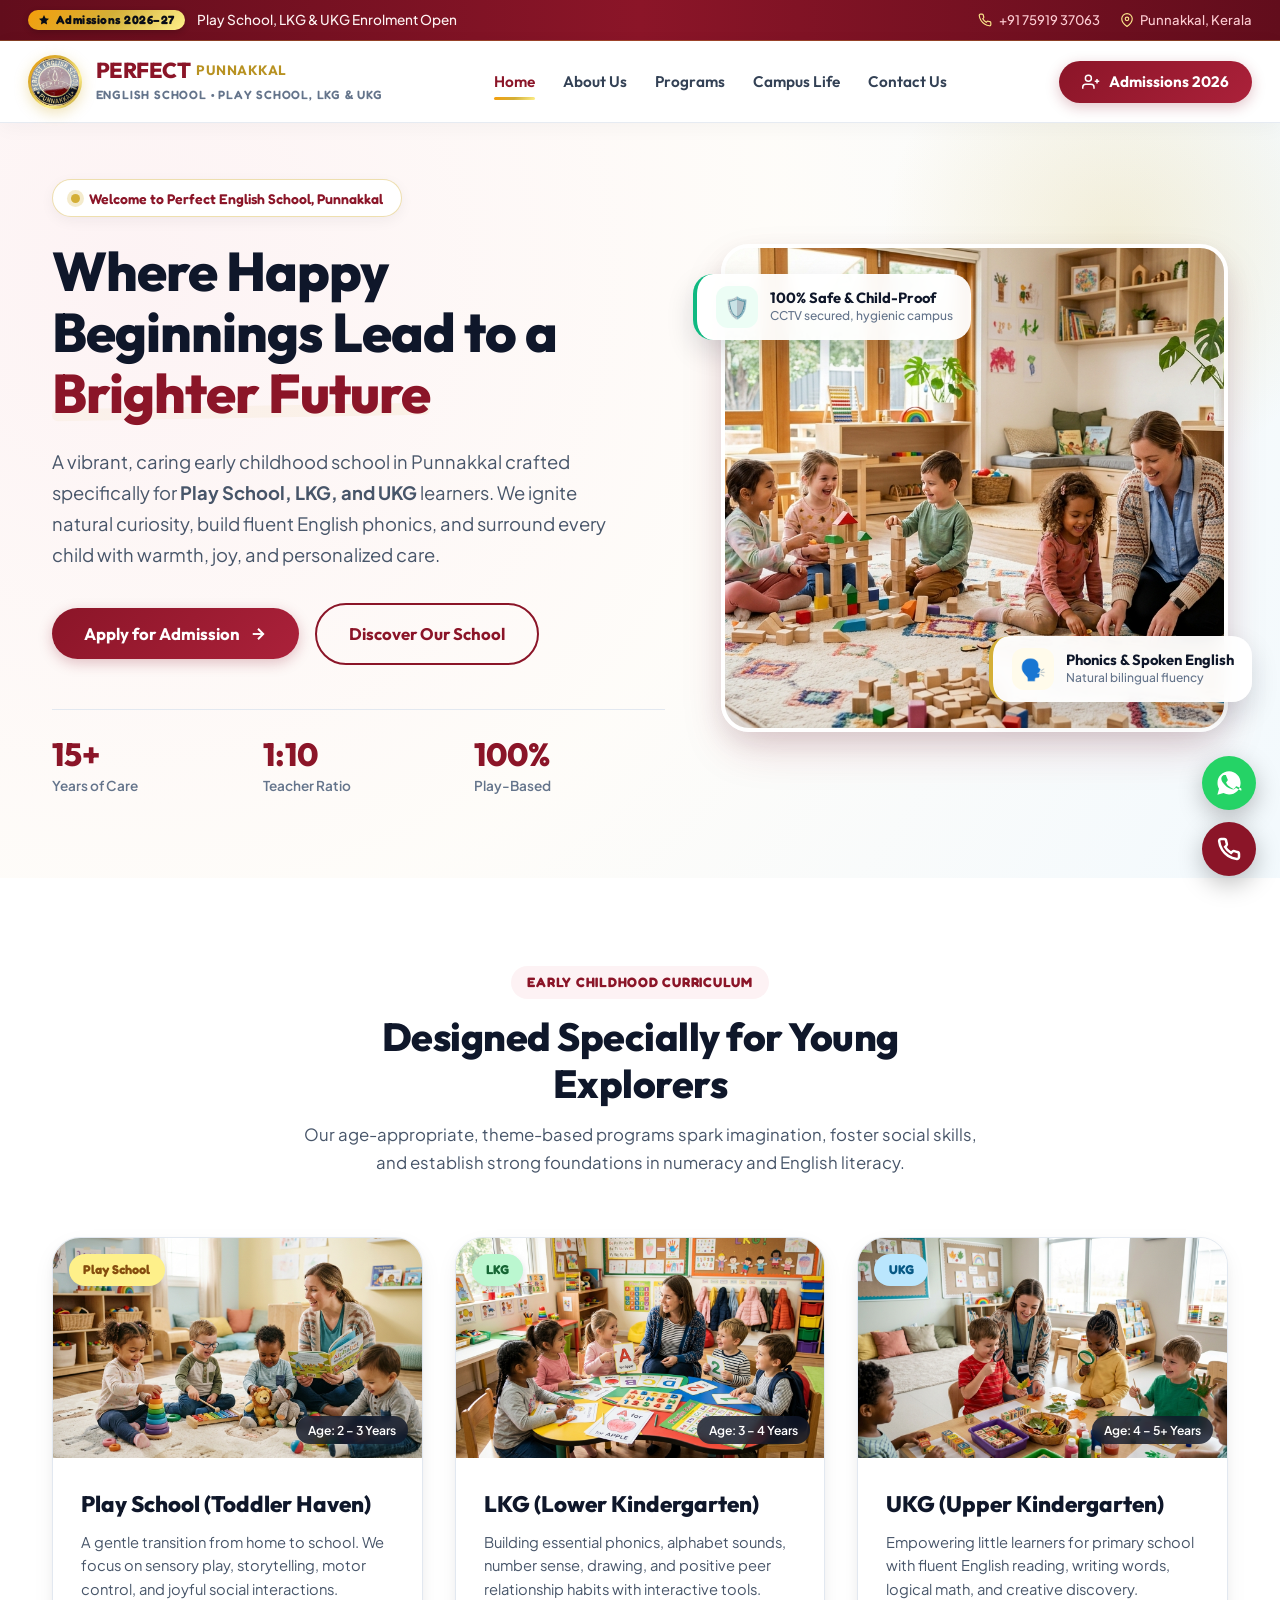
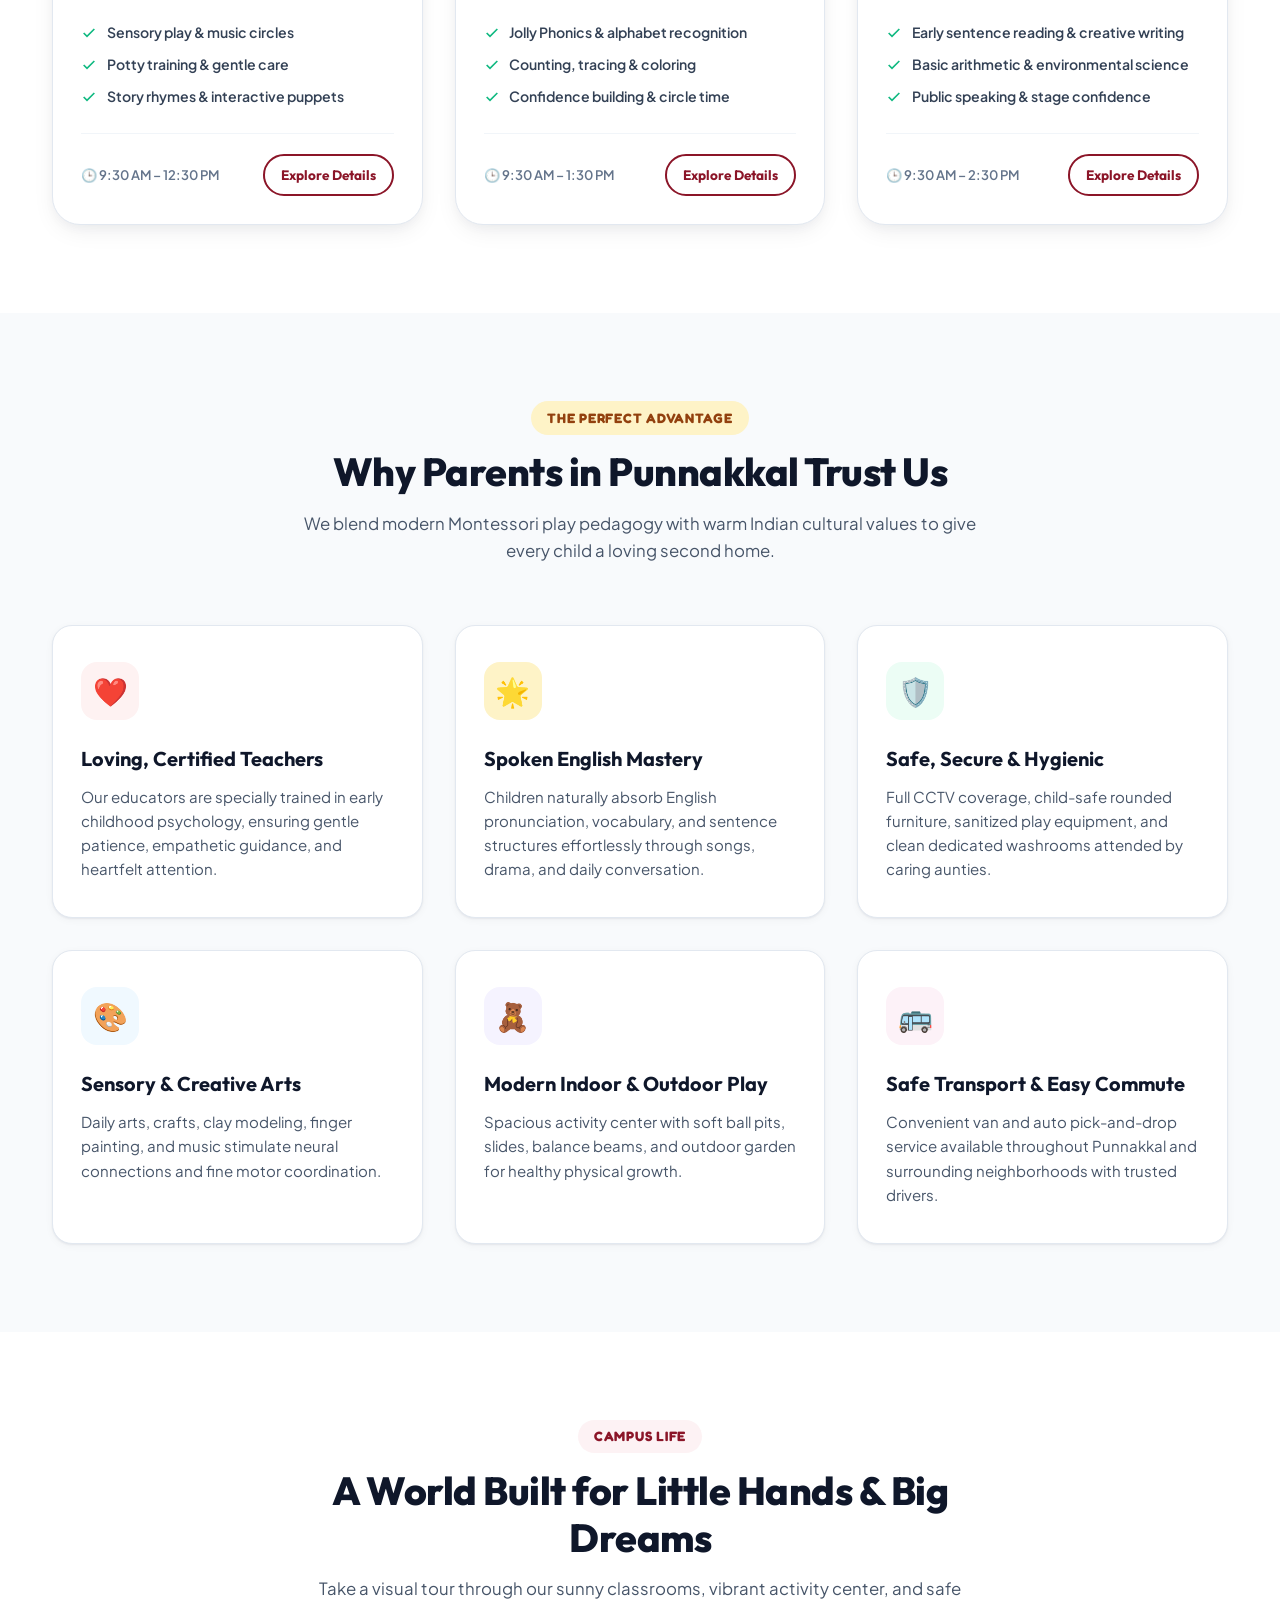
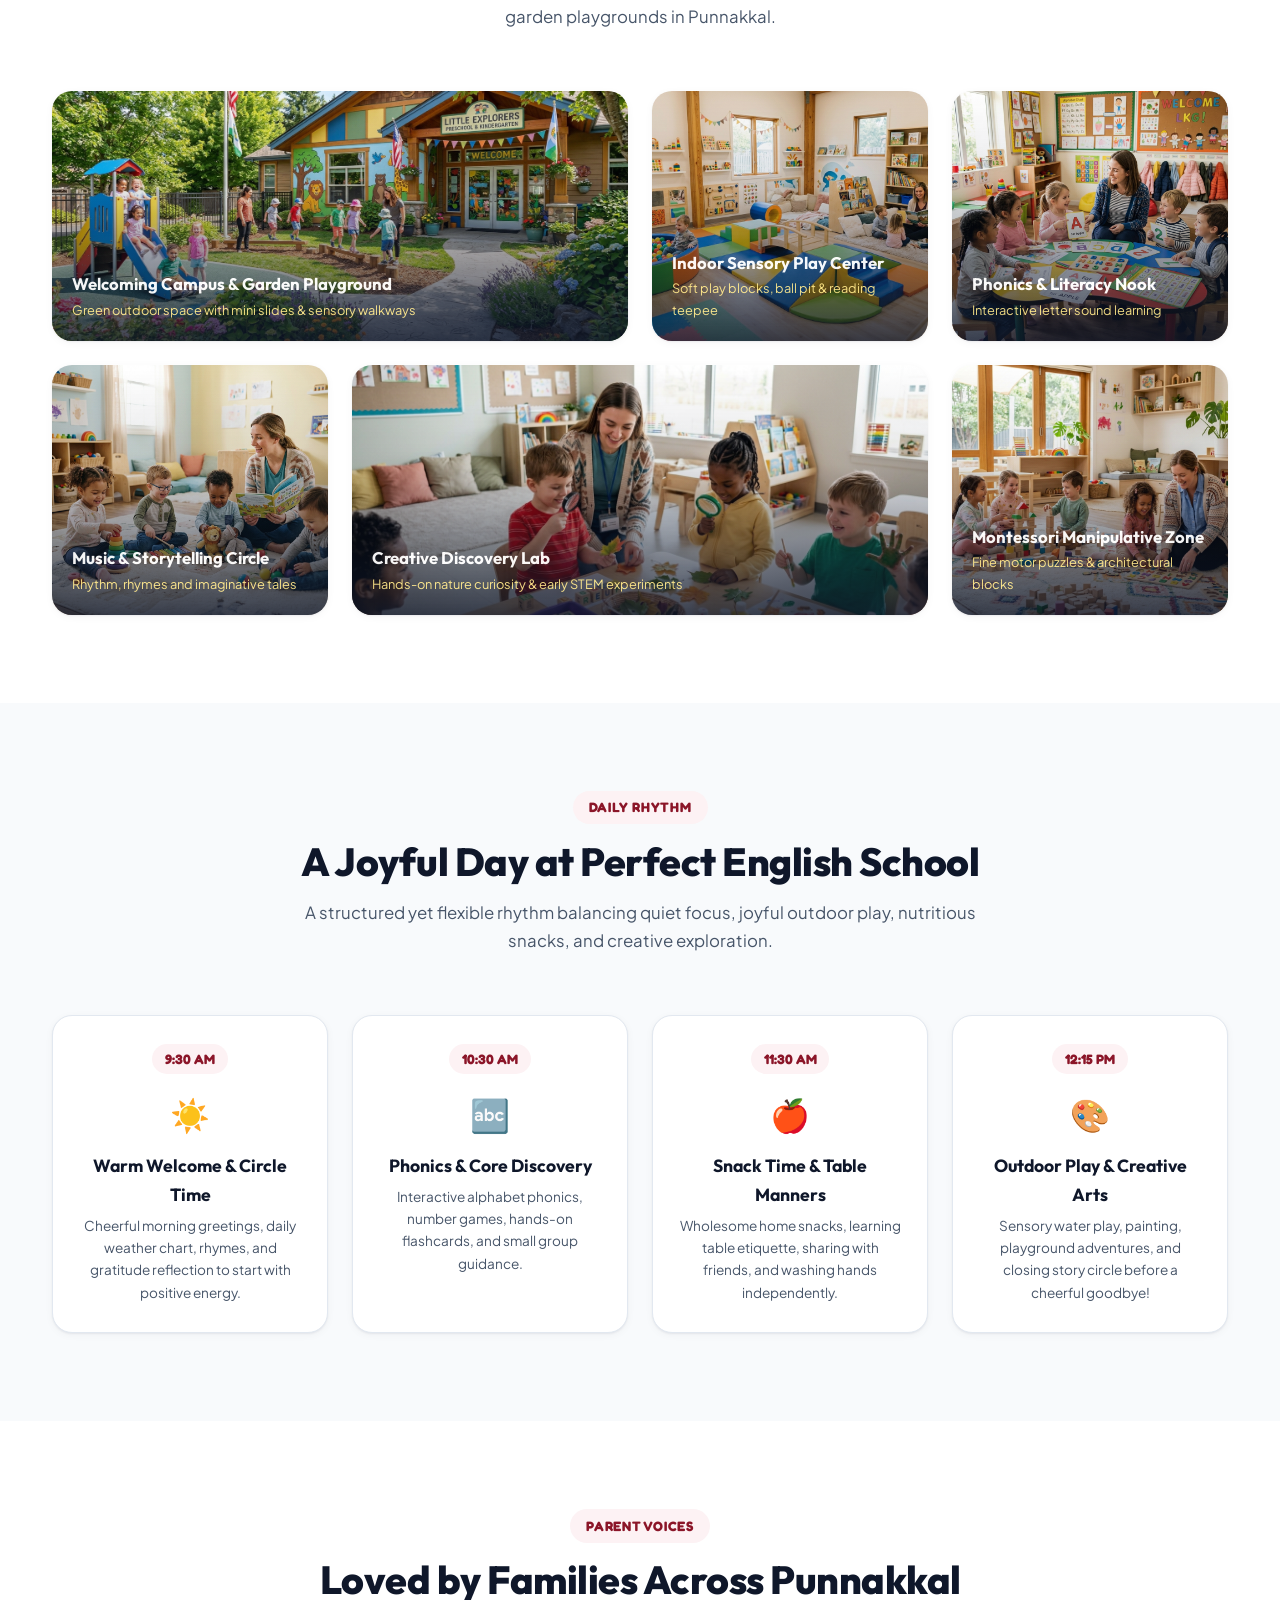
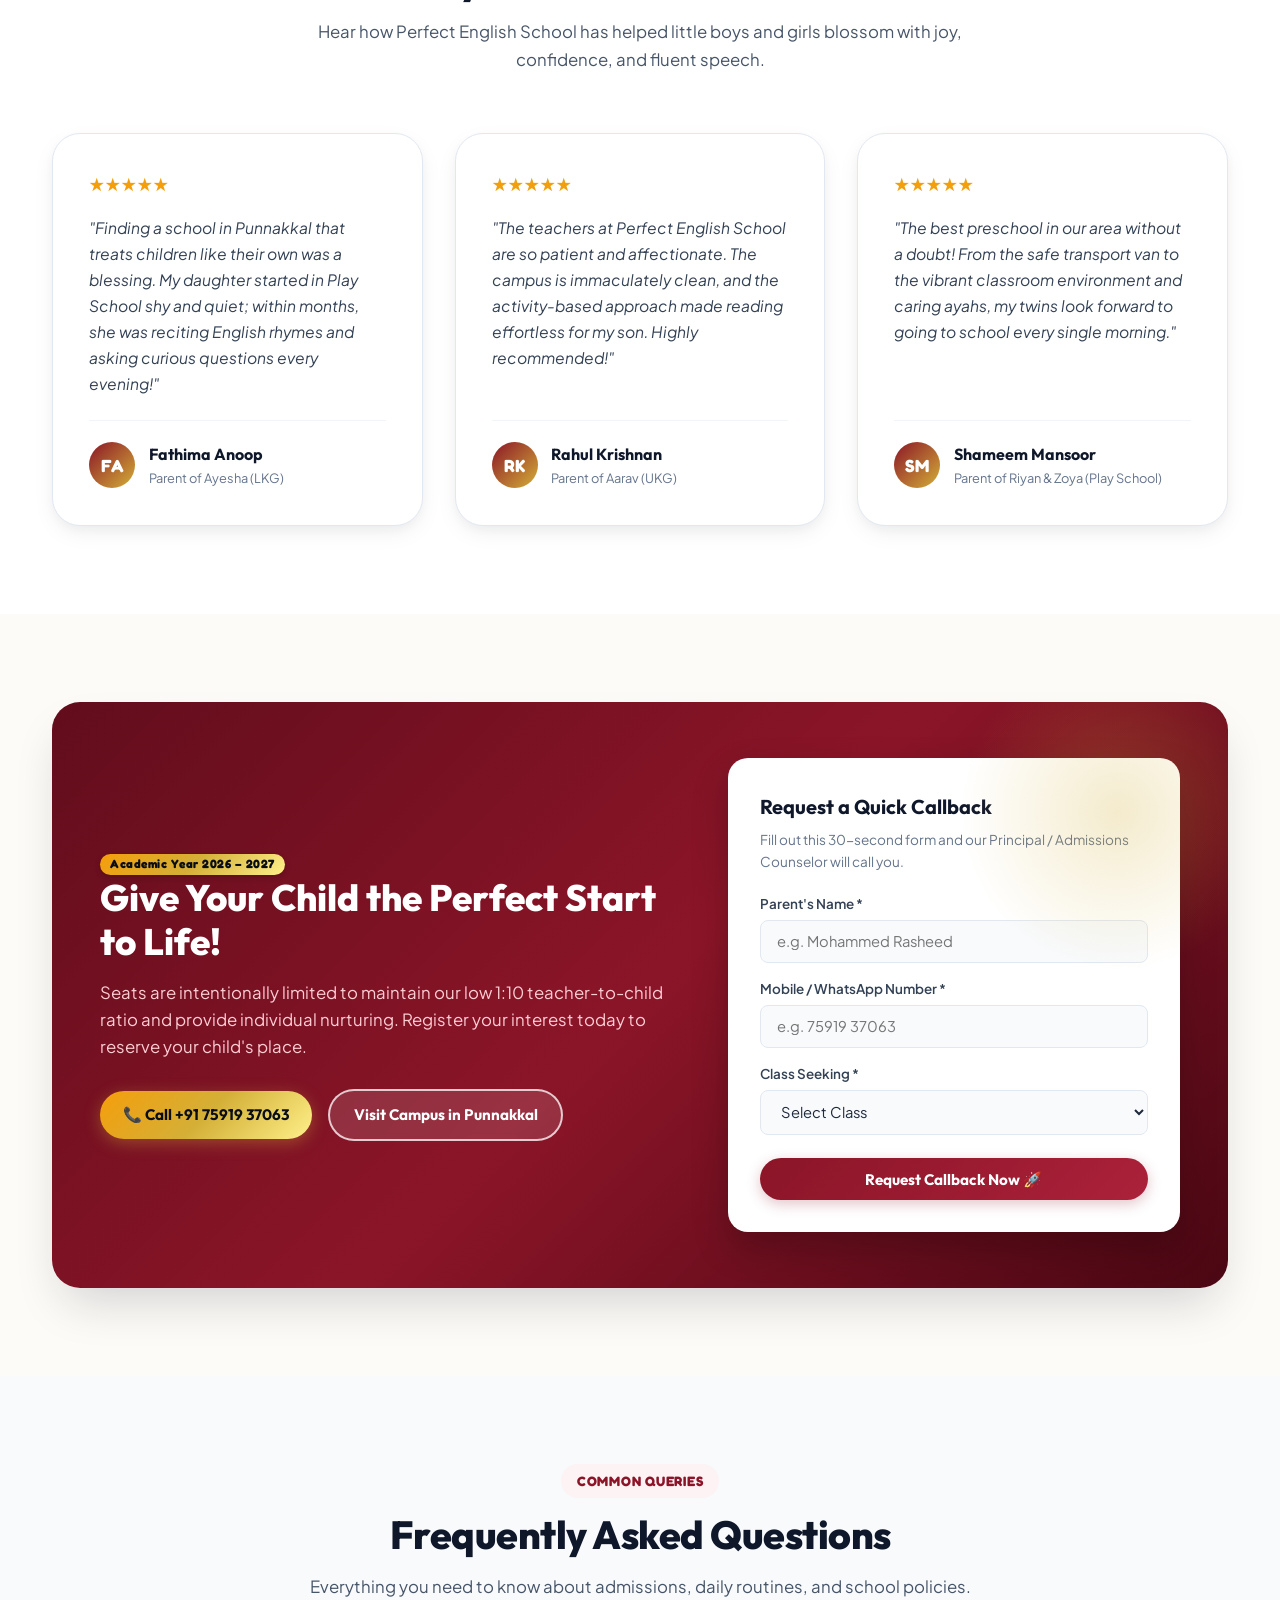
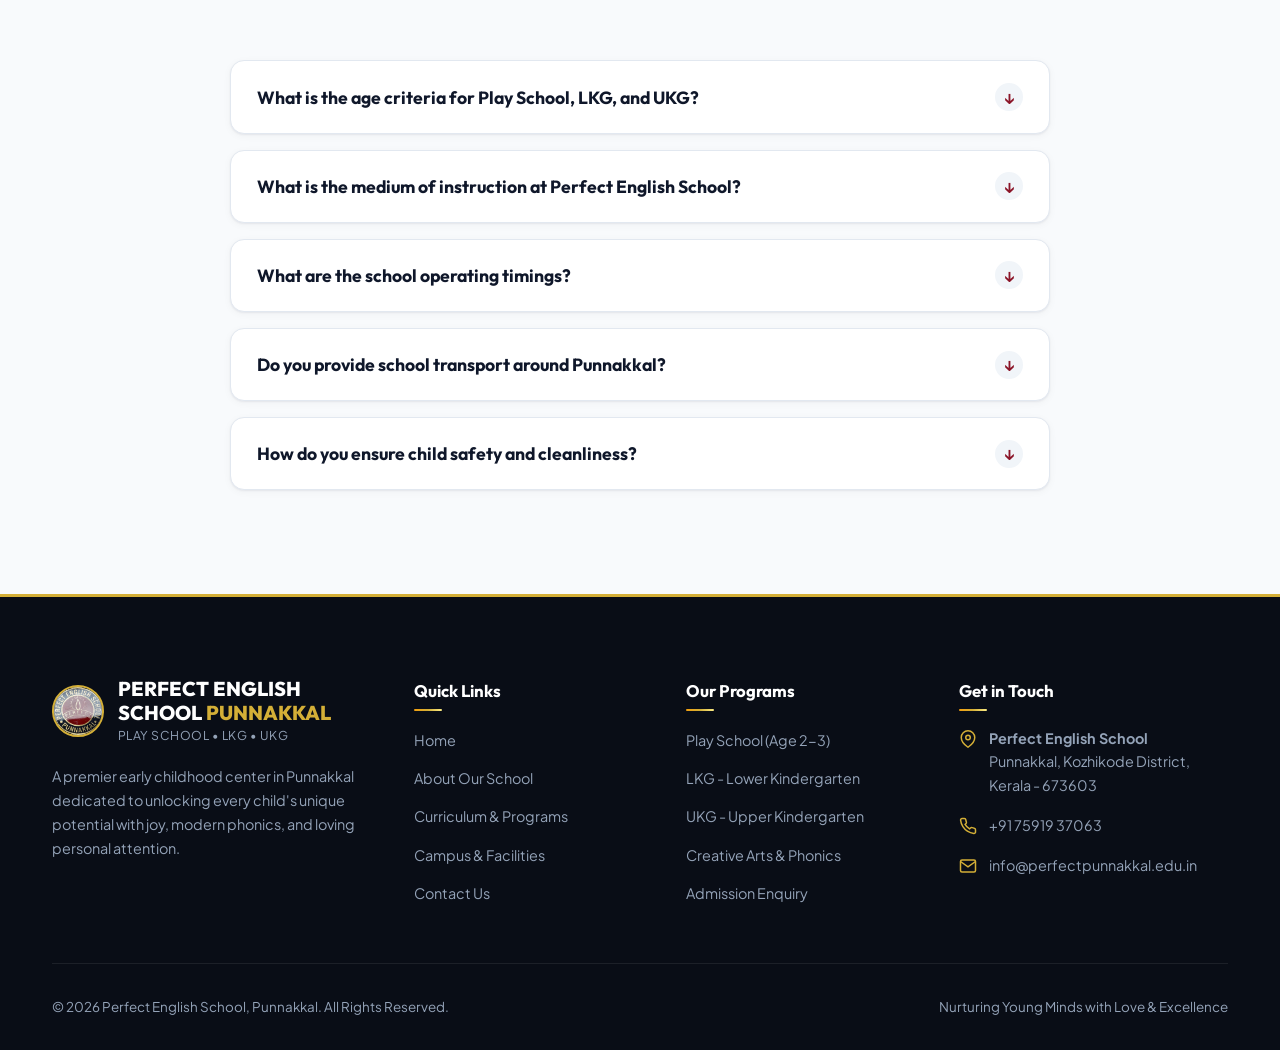
<file: index.html>
<!DOCTYPE html>
<html lang="en">
<head>
  <meta charset="UTF-8">
  <meta name="viewport" content="width=device-width, initial-scale=1.0">
  <title>Perfect English School Punnakkal | Best Play School, LKG & UKG in Punnakkal</title>
  <meta name="description" content="Welcome to Perfect English School, Punnakkal. Nurturing young minds through modern Play School, LKG, and UKG education. Safe campus, English phonics, loving teachers, and activity-based learning.">
  <meta name="keywords" content="Perfect English School Punnakkal, Play school Punnakkal, LKG UKG school Punnakkal, preschool Kozhikode Kerala, kindergarten Punnakkal">
  <meta property="og:title" content="Perfect English School Punnakkal | Play School, LKG & UKG">
  <meta property="og:description" content="A warm, modern early childhood learning haven in Punnakkal for Play School, LKG, and UKG. Admissions open!">
  <meta property="og:image" content="assets/images/school-logo.jpg">
  <link rel="icon" type="image/jpeg" href="assets/images/school-logo.jpg">
  <link rel="stylesheet" href="assets/css/style.css">
</head>
<body>

  <!-- Top Announcement Bar -->
  <div class="top-bar">
    <div class="container">
      <div class="top-bar-left">
        <span class="badge-tag">
          <svg width="12" height="12" viewBox="0 0 24 24" fill="currentColor"><path d="M12 2l3.09 6.26L22 9.27l-5 4.87 1.18 6.88L12 17.77l-6.18 3.25L7 14.14 2 9.27l6.91-1.01L12 2z"/></svg>
          Admissions 2026–27
        </span>
        <span class="top-bar-text">Play School, LKG &amp; UKG Enrolment Open</span>
      </div>
      <div class="top-bar-right">
        <a href="tel:+917591937063" class="top-bar-link">
          <svg viewBox="0 0 24 24" fill="none" stroke="currentColor" stroke-width="2"><path d="M22 16.92v3a2 2 0 0 1-2.18 2 19.79 19.79 0 0 1-8.63-3.07 19.5 19.5 0 0 1-6-6 19.79 19.79 0 0 1-3.07-8.67A2 2 0 0 1 4.11 2h3a2 2 0 0 1 2 1.72 12.84 12.84 0 0 0 .7 2.81 2 2 0 0 1-.45 2.11L8.09 9.91a16 16 0 0 0 6 6l1.27-1.27a2 2 0 0 1 2.11-.45 12.84 12.84 0 0 0 2.81.7A2 2 0 0 1 22 16.92z"/></svg>
          +91 75919 37063
        </a>
        <a href="https://maps.google.com" target="_blank" class="top-bar-link">
          <svg viewBox="0 0 24 24" fill="none" stroke="currentColor" stroke-width="2"><path d="M21 10c0 7-9 13-9 13s-9-6-9-13a9 9 0 0 1 18 0z"/><circle cx="12" cy="10" r="3"/></svg>
          Punnakkal, Kerala
        </a>
      </div>
    </div>
  </div>

  <!-- Main Navigation Header -->
  <header class="header-main">
    <div class="container nav-wrap">
      <a href="index.html" class="brand" title="Perfect English School Punnakkal Home">
        <div class="brand-logo-frame">
          <img src="assets/images/school-logo.jpg" alt="Perfect English School Punnakkal Official Logo" width="58" height="58">
        </div>
        <div class="brand-text">
          <div class="brand-title">
            PERFECT <span class="brand-location">PUNNAKKAL</span>
          </div>
          <div class="brand-subtitle">ENGLISH SCHOOL • PLAY SCHOOL, LKG &amp; UKG</div>
        </div>
      </a>

      <!-- Navigation Links -->
      <nav class="nav-menu" id="navMenu">
        <!-- Drawer Header for Mobile -->
        <div class="drawer-header">
          <div class="drawer-brand">
            <img src="assets/images/school-logo.jpg" alt="Logo">
            <div>
              <div class="drawer-title">PERFECT ENGLISH</div>
              <div class="drawer-sub">PUNNAKKAL</div>
            </div>
          </div>
          <button type="button" class="drawer-close-btn" id="drawerCloseBtn" aria-label="Close menu">✕</button>
        </div>

        <a href="index.html" class="nav-link active">Home</a>
        <a href="about.html" class="nav-link">About Us</a>
        <a href="programs.html" class="nav-link">Programs</a>
        <a href="#campus" class="nav-link">Campus Life</a>
        <a href="contact.html" class="nav-link">Contact Us</a>

        <!-- Mobile drawer visible CTA -->
        <a href="#" class="btn btn-primary mobile-nav-cta" data-open-modal="admission">✨ Enquire for Admission</a>

        <!-- Mobile Drawer Contacts -->
        <div class="drawer-contacts">
          <a href="tel:+917591937063" class="drawer-contact-pill">📞 Call: +91 75919 37063</a>
          <a href="https://wa.me/917591937063" target="_blank" class="drawer-contact-pill whatsapp">💬 WhatsApp Us</a>
        </div>
      </nav>

      <!-- Action Buttons -->
      <div class="nav-actions">
        <button type="button" class="btn btn-primary" data-open-modal="admission">
          <svg class="btn-icon" viewBox="0 0 24 24" fill="none" stroke="currentColor" stroke-width="2"><path d="M16 21v-2a4 4 0 0 0-4-4H5a4 4 0 0 0-4 4v2"/><circle cx="8.5" cy="7" r="4"/><line x1="20" y1="8" x2="20" y2="14"/><line x1="23" y1="11" x2="17" y2="11"/></svg>
          Admissions 2026
        </button>
        <button type="button" class="nav-toggle" id="navToggle" aria-label="Toggle navigation menu" aria-expanded="false">
          <span></span>
          <span></span>
          <span></span>
        </button>
      </div>
    </div>
  </header>

  <!-- Hero Section -->
  <section class="hero">
    <div class="container">
      <div class="hero-grid">
        <div class="hero-content">
          <div class="hero-badge-pill">
            <span class="hero-badge-dot"></span>
            <span>Welcome to Perfect English School, Punnakkal</span>
          </div>
          <h1 class="hero-title">
            Where Happy Beginnings Lead to a <span class="highlight">Brighter Future</span>
          </h1>
          <p class="hero-lead">
            A vibrant, caring early childhood school in Punnakkal crafted specifically for <strong>Play School, LKG, and UKG</strong> learners. We ignite natural curiosity, build fluent English phonics, and surround every child with warmth, joy, and personalized care.
          </p>

          <div class="hero-cta-group">
            <button type="button" class="btn btn-primary btn-lg" data-open-modal="admission">
              Apply for Admission
              <svg width="18" height="18" viewBox="0 0 24 24" fill="none" stroke="currentColor" stroke-width="2.5"><line x1="5" y1="12" x2="19" y2="12"></line><polyline points="12 5 19 12 12 19"></polyline></svg>
            </button>
            <a href="about.html" class="btn btn-outline btn-lg">
              Discover Our School
            </a>
          </div>

          <!-- Quick Stats -->
          <div class="hero-stats">
            <div class="stat-item">
              <span class="stat-num" data-target="15" data-suffix="+">15+</span>
              <span class="stat-label">Years of Care</span>
            </div>
            <div class="stat-item">
              <span class="stat-num" data-target="1" data-suffix=":10">1:10</span>
              <span class="stat-label">Teacher Ratio</span>
            </div>
            <div class="stat-item">
              <span class="stat-num" data-target="100" data-suffix="%">100%</span>
              <span class="stat-label">Play-Based</span>
            </div>
          </div>
        </div>

        <!-- Hero Visual Showcase -->
        <div class="hero-visual">
          <div class="hero-media-wrapper">
            <img src="assets/images/hero-kids.jpg" alt="Children engaged in joyful Montessori early learning at Perfect English School Punnakkal">
          </div>

          <!-- Floating Badge 1 -->
          <div class="floating-badge floating-badge-1">
            <div class="badge-icon-box icon-box-mint">🛡️</div>
            <div class="badge-content">
              <h4>100% Safe &amp; Child-Proof</h4>
              <p>CCTV secured, hygienic campus</p>
            </div>
          </div>

          <!-- Floating Badge 2 -->
          <div class="floating-badge floating-badge-2">
            <div class="badge-icon-box icon-box-gold">🗣️</div>
            <div class="badge-content">
              <h4>Phonics &amp; Spoken English</h4>
              <p>Natural bilingual fluency</p>
            </div>
          </div>
        </div>
      </div>
    </div>
  </section>

  <!-- Programs Overview Section -->
  <section class="section section-bg-white" id="programs">
    <div class="container">
      <div class="section-header">
        <span class="section-tag">Early Childhood Curriculum</span>
        <h2 class="section-title">Designed Specially for Young Explorers</h2>
        <p class="section-desc">Our age-appropriate, theme-based programs spark imagination, foster social skills, and establish strong foundations in numeracy and English literacy.</p>
      </div>

      <div class="programs-grid">
        <!-- Play School Card -->
        <article class="program-card">
          <div class="program-image-box">
            <img src="assets/images/playschool.jpg" alt="Toddlers having fun at Play School">
            <span class="program-badge badge-play">Play School</span>
            <span class="program-age">Age: 2 – 3 Years</span>
          </div>
          <div class="program-body">
            <h3 class="program-title">Play School (Toddler Haven)</h3>
            <p class="program-desc">A gentle transition from home to school. We focus on sensory play, storytelling, motor control, and joyful social interactions.</p>
            <div class="program-features">
              <div class="program-feature-item">
                <svg viewBox="0 0 24 24" fill="none" stroke="currentColor" stroke-width="2.5"><polyline points="20 6 9 17 4 12"/></svg>
                Sensory play &amp; music circles
              </div>
              <div class="program-feature-item">
                <svg viewBox="0 0 24 24" fill="none" stroke="currentColor" stroke-width="2.5"><polyline points="20 6 9 17 4 12"/></svg>
                Potty training &amp; gentle care
              </div>
              <div class="program-feature-item">
                <svg viewBox="0 0 24 24" fill="none" stroke="currentColor" stroke-width="2.5"><polyline points="20 6 9 17 4 12"/></svg>
                Story rhymes &amp; interactive puppets
              </div>
            </div>
            <div class="program-footer">
              <span class="program-timing">🕒 9:30 AM – 12:30 PM</span>
              <a href="programs.html#playschool" class="btn btn-outline btn-sm">Explore Details</a>
            </div>
          </div>
        </article>

        <!-- LKG Card -->
        <article class="program-card">
          <div class="program-image-box">
            <img src="assets/images/lkg.jpg" alt="LKG students learning alphabet and phonics">
            <span class="program-badge badge-lkg">LKG</span>
            <span class="program-age">Age: 3 – 4 Years</span>
          </div>
          <div class="program-body">
            <h3 class="program-title">LKG (Lower Kindergarten)</h3>
            <p class="program-desc">Building essential phonics, alphabet sounds, number sense, drawing, and positive peer relationship habits with interactive tools.</p>
            <div class="program-features">
              <div class="program-feature-item">
                <svg viewBox="0 0 24 24" fill="none" stroke="currentColor" stroke-width="2.5"><polyline points="20 6 9 17 4 12"/></svg>
                Jolly Phonics &amp; alphabet recognition
              </div>
              <div class="program-feature-item">
                <svg viewBox="0 0 24 24" fill="none" stroke="currentColor" stroke-width="2.5"><polyline points="20 6 9 17 4 12"/></svg>
                Counting, tracing &amp; coloring
              </div>
              <div class="program-feature-item">
                <svg viewBox="0 0 24 24" fill="none" stroke="currentColor" stroke-width="2.5"><polyline points="20 6 9 17 4 12"/></svg>
                Confidence building &amp; circle time
              </div>
            </div>
            <div class="program-footer">
              <span class="program-timing">🕒 9:30 AM – 1:30 PM</span>
              <a href="programs.html#lkg" class="btn btn-outline btn-sm">Explore Details</a>
            </div>
          </div>
        </article>

        <!-- UKG Card -->
        <article class="program-card">
          <div class="program-image-box">
            <img src="assets/images/ukg.jpg" alt="UKG students exploring nature science and reading">
            <span class="program-badge badge-ukg">UKG</span>
            <span class="program-age">Age: 4 – 5+ Years</span>
          </div>
          <div class="program-body">
            <h3 class="program-title">UKG (Upper Kindergarten)</h3>
            <p class="program-desc">Empowering little learners for primary school with fluent English reading, writing words, logical math, and creative discovery.</p>
            <div class="program-features">
              <div class="program-feature-item">
                <svg viewBox="0 0 24 24" fill="none" stroke="currentColor" stroke-width="2.5"><polyline points="20 6 9 17 4 12"/></svg>
                Early sentence reading &amp; creative writing
              </div>
              <div class="program-feature-item">
                <svg viewBox="0 0 24 24" fill="none" stroke="currentColor" stroke-width="2.5"><polyline points="20 6 9 17 4 12"/></svg>
                Basic arithmetic &amp; environmental science
              </div>
              <div class="program-feature-item">
                <svg viewBox="0 0 24 24" fill="none" stroke="currentColor" stroke-width="2.5"><polyline points="20 6 9 17 4 12"/></svg>
                Public speaking &amp; stage confidence
              </div>
            </div>
            <div class="program-footer">
              <span class="program-timing">🕒 9:30 AM – 2:30 PM</span>
              <a href="programs.html#ukg" class="btn btn-outline btn-sm">Explore Details</a>
            </div>
          </div>
        </article>
      </div>
    </div>
  </section>

  <!-- Why Choose Perfect English School -->
  <section class="section section-bg-soft">
    <div class="container">
      <div class="section-header">
        <span class="section-tag section-tag-gold">The Perfect Advantage</span>
        <h2 class="section-title">Why Parents in Punnakkal Trust Us</h2>
        <p class="section-desc">We blend modern Montessori play pedagogy with warm Indian cultural values to give every child a loving second home.</p>
      </div>

      <div class="features-grid">
        <div class="feature-box">
          <div class="feature-icon-wrapper" style="background:#fef2f2; color:#8b1528;">❤️</div>
          <h3>Loving, Certified Teachers</h3>
          <p>Our educators are specially trained in early childhood psychology, ensuring gentle patience, empathetic guidance, and heartfelt attention.</p>
        </div>

        <div class="feature-box">
          <div class="feature-icon-wrapper" style="background:#fef3c7; color:#d97706;">🌟</div>
          <h3>Spoken English Mastery</h3>
          <p>Children naturally absorb English pronunciation, vocabulary, and sentence structures effortlessly through songs, drama, and daily conversation.</p>
        </div>

        <div class="feature-box">
          <div class="feature-icon-wrapper" style="background:#ecfdf5; color:#059669;">🛡️</div>
          <h3>Safe, Secure &amp; Hygienic</h3>
          <p>Full CCTV coverage, child-safe rounded furniture, sanitized play equipment, and clean dedicated washrooms attended by caring aunties.</p>
        </div>

        <div class="feature-box">
          <div class="feature-icon-wrapper" style="background:#f0f9ff; color:#0284c7;">🎨</div>
          <h3>Sensory &amp; Creative Arts</h3>
          <p>Daily arts, crafts, clay modeling, finger painting, and music stimulate neural connections and fine motor coordination.</p>
        </div>

        <div class="feature-box">
          <div class="feature-icon-wrapper" style="background:#f5f3ff; color:#7c3aed;">🧸</div>
          <h3>Modern Indoor &amp; Outdoor Play</h3>
          <p>Spacious activity center with soft ball pits, slides, balance beams, and outdoor garden for healthy physical growth.</p>
        </div>

        <div class="feature-box">
          <div class="feature-icon-wrapper" style="background:#fdf2f8; color:#db2777;">🚌</div>
          <h3>Safe Transport &amp; Easy Commute</h3>
          <p>Convenient van and auto pick-and-drop service available throughout Punnakkal and surrounding neighborhoods with trusted drivers.</p>
        </div>
      </div>
    </div>
  </section>

  <!-- Campus Life & Facilities Section -->
  <section class="section section-bg-white" id="campus">
    <div class="container">
      <div class="section-header">
        <span class="section-tag">Campus Life</span>
        <h2 class="section-title">A World Built for Little Hands &amp; Big Dreams</h2>
        <p class="section-desc">Take a visual tour through our sunny classrooms, vibrant activity center, and safe garden playgrounds in Punnakkal.</p>
      </div>

      <div class="gallery-grid">
        <div class="gallery-card featured">
          <img src="assets/images/campus-exterior.jpg" alt="Welcoming exterior and garden of Perfect English School Punnakkal">
          <div class="gallery-overlay">
            <h4>Welcoming Campus &amp; Garden Playground</h4>
            <p>Green outdoor space with mini slides &amp; sensory walkways</p>
          </div>
        </div>

        <div class="gallery-card">
          <img src="assets/images/activity-room.jpg" alt="Indoor sensory activity center and ball pit">
          <div class="gallery-overlay">
            <h4>Indoor Sensory Play Center</h4>
            <p>Soft play blocks, ball pit &amp; reading teepee</p>
          </div>
        </div>

        <div class="gallery-card">
          <img src="assets/images/lkg.jpg" alt="Interactive English phonics corner">
          <div class="gallery-overlay">
            <h4>Phonics &amp; Literacy Nook</h4>
            <p>Interactive letter sound learning</p>
          </div>
        </div>

        <div class="gallery-card">
          <img src="assets/images/playschool.jpg" alt="Toddler storytelling and music corner">
          <div class="gallery-overlay">
            <h4>Music &amp; Storytelling Circle</h4>
            <p>Rhythm, rhymes and imaginative tales</p>
          </div>
        </div>

        <div class="gallery-card featured">
          <img src="assets/images/ukg.jpg" alt="Hands on science discovery by UKG kids">
          <div class="gallery-overlay">
            <h4>Creative Discovery Lab</h4>
            <p>Hands-on nature curiosity &amp; early STEM experiments</p>
          </div>
        </div>

        <div class="gallery-card">
          <img src="assets/images/hero-kids.jpg" alt="Montessori wooden puzzle area">
          <div class="gallery-overlay">
            <h4>Montessori Manipulative Zone</h4>
            <p>Fine motor puzzles &amp; architectural blocks</p>
          </div>
        </div>
      </div>
    </div>
  </section>

  <!-- A Day In The Life Timeline -->
  <section class="section section-bg-soft">
    <div class="container">
      <div class="section-header">
        <span class="section-tag">Daily Rhythm</span>
        <h2 class="section-title">A Joyful Day at Perfect English School</h2>
        <p class="section-desc">A structured yet flexible rhythm balancing quiet focus, joyful outdoor play, nutritious snacks, and creative exploration.</p>
      </div>

      <div class="timeline-grid">
        <div class="timeline-card">
          <span class="timeline-time">9:30 AM</span>
          <div class="timeline-icon">☀️</div>
          <h3 class="timeline-title">Warm Welcome &amp; Circle Time</h3>
          <p class="timeline-desc">Cheerful morning greetings, daily weather chart, rhymes, and gratitude reflection to start with positive energy.</p>
        </div>

        <div class="timeline-card">
          <span class="timeline-time">10:30 AM</span>
          <div class="timeline-icon">🔤</div>
          <h3 class="timeline-title">Phonics &amp; Core Discovery</h3>
          <p class="timeline-desc">Interactive alphabet phonics, number games, hands-on flashcards, and small group guidance.</p>
        </div>

        <div class="timeline-card">
          <span class="timeline-time">11:30 AM</span>
          <div class="timeline-icon">🍎</div>
          <h3 class="timeline-title">Snack Time &amp; Table Manners</h3>
          <p class="timeline-desc">Wholesome home snacks, learning table etiquette, sharing with friends, and washing hands independently.</p>
        </div>

        <div class="timeline-card">
          <span class="timeline-time">12:15 PM</span>
          <div class="timeline-icon">🎨</div>
          <h3 class="timeline-title">Outdoor Play &amp; Creative Arts</h3>
          <p class="timeline-desc">Sensory water play, painting, playground adventures, and closing story circle before a cheerful goodbye!</p>
        </div>
      </div>
    </div>
  </section>

  <!-- Testimonials Section -->
  <section class="section section-bg-white">
    <div class="container">
      <div class="section-header">
        <span class="section-tag">Parent Voices</span>
        <h2 class="section-title">Loved by Families Across Punnakkal</h2>
        <p class="section-desc">Hear how Perfect English School has helped little boys and girls blossom with joy, confidence, and fluent speech.</p>
      </div>

      <div class="testimonials-grid">
        <div class="testimonial-card">
          <div>
            <div class="stars">★★★★★</div>
            <p class="testimonial-quote">
              "Finding a school in Punnakkal that treats children like their own was a blessing. My daughter started in Play School shy and quiet; within months, she was reciting English rhymes and asking curious questions every evening!"
            </p>
          </div>
          <div class="testimonial-author">
            <div class="author-avatar">FA</div>
            <div>
              <div class="author-name">Fathima Anoop</div>
              <div class="author-role">Parent of Ayesha (LKG)</div>
            </div>
          </div>
        </div>

        <div class="testimonial-card">
          <div>
            <div class="stars">★★★★★</div>
            <p class="testimonial-quote">
              "The teachers at Perfect English School are so patient and affectionate. The campus is immaculately clean, and the activity-based approach made reading effortless for my son. Highly recommended!"
            </p>
          </div>
          <div class="testimonial-author">
            <div class="author-avatar">RK</div>
            <div>
              <div class="author-name">Rahul Krishnan</div>
              <div class="author-role">Parent of Aarav (UKG)</div>
            </div>
          </div>
        </div>

        <div class="testimonial-card">
          <div>
            <div class="stars">★★★★★</div>
            <p class="testimonial-quote">
              "The best preschool in our area without a doubt! From the safe transport van to the vibrant classroom environment and caring ayahs, my twins look forward to going to school every single morning."
            </p>
          </div>
          <div class="testimonial-author">
            <div class="author-avatar">SM</div>
            <div>
              <div class="author-name">Shameem Mansoor</div>
              <div class="author-role">Parent of Riyan &amp; Zoya (Play School)</div>
            </div>
          </div>
        </div>
      </div>
    </div>
  </section>

  <!-- Quick Admission Callout Banner -->
  <section class="section">
    <div class="container">
      <div class="cta-banner">
        <div class="cta-content">
          <span class="badge-tag">Academic Year 2026 – 2027</span>
          <h2>Give Your Child the Perfect Start to Life!</h2>
          <p>Seats are intentionally limited to maintain our low 1:10 teacher-to-child ratio and provide individual nurturing. Register your interest today to reserve your child's place.</p>
          <div class="cta-btn-group">
            <a href="tel:+917591937063" class="btn btn-gold">
              📞 Call +91 75919 37063
            </a>
            <a href="contact.html" class="btn btn-outline-white">
              Visit Campus in Punnakkal
            </a>
          </div>
        </div>

        <div class="cta-quick-form">
          <h4>Request a Quick Callback</h4>
          <p>Fill out this 30-second form and our Principal / Admissions Counselor will call you.</p>
          <form id="quickAdmissionForm">
            <div class="form-group">
              <label class="form-label" for="quickParentName">Parent's Name *</label>
              <input type="text" id="quickParentName" class="form-control" placeholder="e.g. Mohammed Rasheed" required>
            </div>
            <div class="form-group">
              <label class="form-label" for="quickPhone">Mobile / WhatsApp Number *</label>
              <input type="tel" id="quickPhone" class="form-control" placeholder="e.g. 75919 37063" required>
            </div>
            <div class="form-group">
              <label class="form-label" for="quickClass">Class Seeking *</label>
              <select id="quickClass" class="form-control" required>
                <option value="">Select Class</option>
                <option value="Play School">Play School (Age 2-3)</option>
                <option value="LKG">LKG (Age 3-4)</option>
                <option value="UKG">UKG (Age 4-5+)</option>
              </select>
            </div>
            <button type="submit" class="btn btn-primary" style="width: 100%; margin-top: 0.5rem;">
              Request Callback Now 🚀
            </button>
          </form>
        </div>
      </div>
    </div>
  </section>

  <!-- FAQ Section -->
  <section class="section section-bg-soft">
    <div class="container">
      <div class="section-header">
        <span class="section-tag">Common Queries</span>
        <h2 class="section-title">Frequently Asked Questions</h2>
        <p class="section-desc">Everything you need to know about admissions, daily routines, and school policies.</p>
      </div>

      <div class="faq-wrap">
        <div class="faq-item">
          <button type="button" class="faq-question">
            <h3>What is the age criteria for Play School, LKG, and UKG?</h3>
            <span class="faq-icon">↓</span>
          </button>
          <div class="faq-answer">
            <div class="faq-answer-inner">
              For <strong>Play School</strong>, children should be 2 to 3 years old by the time of admission. For <strong>LKG</strong>, children should have completed 3 years (3 to 4 years). For <strong>UKG</strong>, the recommended age is 4 to 5+ years. Slight grace periods are accommodated based on child readiness.
            </div>
          </div>
        </div>

        <div class="faq-item">
          <button type="button" class="faq-question">
            <h3>What is the medium of instruction at Perfect English School?</h3>
            <span class="faq-icon">↓</span>
          </button>
          <div class="faq-answer">
            <div class="faq-answer-inner">
              Our medium of instruction is English, supported by gentle bilingual guidance in Malayalam during the initial transition period so that children feel fully comfortable and secure while effortlessly acquiring English fluency.
            </div>
          </div>
        </div>

        <div class="faq-item">
          <button type="button" class="faq-question">
            <h3>What are the school operating timings?</h3>
            <span class="faq-icon">↓</span>
          </button>
          <div class="faq-answer">
            <div class="faq-answer-inner">
              Play School operates from 9:30 AM to 12:30 PM. LKG runs from 9:30 AM to 1:30 PM, and UKG operates from 9:30 AM to 2:30 PM (Monday through Friday). The administrative office is open from 9:00 AM to 4:00 PM for parent visits.
            </div>
          </div>
        </div>

        <div class="faq-item">
          <button type="button" class="faq-question">
            <h3>Do you provide school transport around Punnakkal?</h3>
            <span class="faq-icon">↓</span>
          </button>
          <div class="faq-answer">
            <div class="faq-answer-inner">
              Yes! We have safe, verified school vehicles covering Punnakkal and surrounding nearby towns and residential clusters with experienced drivers and accompanying female attendants.
            </div>
          </div>
        </div>

        <div class="faq-item">
          <button type="button" class="faq-question">
            <h3>How do you ensure child safety and cleanliness?</h3>
            <span class="faq-icon">↓</span>
          </button>
          <div class="faq-answer">
            <div class="faq-answer-inner">
              Safety is our top priority. Our entire campus is monitored by high-definition CCTV cameras. All classroom furniture has rounded, child-safe edges, and our restrooms are regularly sanitized by full-time female caregivers.
            </div>
          </div>
        </div>
      </div>
    </div>
  </section>

  <!-- Footer -->
  <footer class="footer">
    <div class="container">
      <div class="footer-grid">
        <div class="footer-brand">
          <div class="footer-logo-row">
            <img src="assets/images/school-logo.jpg" alt="Perfect English School Logo" class="footer-logo-img">
            <div>
              <div class="footer-brand-title">PERFECT ENGLISH SCHOOL <span>PUNNAKKAL</span></div>
              <div class="footer-brand-tagline">PLAY SCHOOL • LKG • UKG</div>
            </div>
          </div>
          <p class="footer-desc">
            A premier early childhood center in Punnakkal dedicated to unlocking every child's unique potential with joy, modern phonics, and loving personal attention.
          </p>
        </div>

        <div>
          <h4 class="footer-title">Quick Links</h4>
          <ul class="footer-links">
            <li><a href="index.html">Home</a></li>
            <li><a href="about.html">About Our School</a></li>
            <li><a href="programs.html">Curriculum &amp; Programs</a></li>
            <li><a href="#campus">Campus &amp; Facilities</a></li>
            <li><a href="contact.html">Contact Us</a></li>
          </ul>
        </div>

        <div>
          <h4 class="footer-title">Our Programs</h4>
          <ul class="footer-links">
            <li><a href="programs.html#playschool">Play School (Age 2-3)</a></li>
            <li><a href="programs.html#lkg">LKG - Lower Kindergarten</a></li>
            <li><a href="programs.html#ukg">UKG - Upper Kindergarten</a></li>
            <li><a href="programs.html#activities">Creative Arts &amp; Phonics</a></li>
            <li><a href="#" data-open-modal="admission">Admission Enquiry</a></li>
          </ul>
        </div>

        <div>
          <h4 class="footer-title">Get in Touch</h4>
          <div class="footer-contact-item">
            <svg viewBox="0 0 24 24" fill="none" stroke="currentColor" stroke-width="2"><path d="M21 10c0 7-9 13-9 13s-9-6-9-13a9 9 0 0 1 18 0z"/><circle cx="12" cy="10" r="3"/></svg>
            <div>
              <strong>Perfect English School</strong><br>
              Punnakkal, Kozhikode District, Kerala - 673603
            </div>
          </div>
          <div class="footer-contact-item">
            <svg viewBox="0 0 24 24" fill="none" stroke="currentColor" stroke-width="2"><path d="M22 16.92v3a2 2 0 0 1-2.18 2 19.79 19.79 0 0 1-8.63-3.07 19.5 19.5 0 0 1-6-6 19.79 19.79 0 0 1-3.07-8.67A2 2 0 0 1 4.11 2h3a2 2 0 0 1 2 1.72 12.84 12.84 0 0 0 .7 2.81 2 2 0 0 1-.45 2.11L8.09 9.91a16 16 0 0 0 6 6l1.27-1.27a2 2 0 0 1 2.11-.45 12.84 12.84 0 0 0 2.81.7A2 2 0 0 1 22 16.92z"/></svg>
            <div><a href="tel:+917591937063" style="color: inherit; text-decoration: none;">+91 75919 37063</a></div>
          </div>
          <div class="footer-contact-item">
            <svg viewBox="0 0 24 24" fill="none" stroke="currentColor" stroke-width="2"><path d="M4 4h16c1.1 0 2 .9 2 2v12c0 1.1-.9 2-2 2H4c-1.1 0-2-.9-2-2V6c0-1.1.9-2 2-2z"/><polyline points="22,6 12,13 2,6"/></svg>
            <div>info@perfectpunnakkal.edu.in</div>
          </div>
        </div>
      </div>

      <div class="footer-bottom">
        <div>&copy; 2026 Perfect English School, Punnakkal. All Rights Reserved.</div>
        <div>Nurturing Young Minds with Love &amp; Excellence</div>
      </div>
    </div>
  </footer>

  <!-- Floating Actions (WhatsApp & Call) -->
  <div class="floating-actions">
    <a href="https://wa.me/917591937063?text=Hello%20Perfect%20English%20School%20Punnakkal,%20I%20would%20like%20to%20enquire%20about%20admissions" target="_blank" class="fab-btn fab-whatsapp" aria-label="Chat on WhatsApp">
      <svg width="28" height="28" viewBox="0 0 24 24" fill="currentColor">
        <path d="M12.04 2c-5.46 0-9.91 4.45-9.91 9.91 0 1.75.46 3.45 1.32 4.95L2.05 22l5.25-1.38c1.45.79 3.08 1.21 4.74 1.21 5.46 0 9.91-4.45 9.91-9.91 0-5.46-4.45-9.92-9.91-9.92zm5.82 14.07c-.24.68-1.39 1.3-1.92 1.38-.5.08-1.14.11-3.69-.93-3.26-1.33-5.35-4.63-5.51-4.85-.16-.22-1.32-1.76-1.32-3.36 0-1.6 1.05-2.39 1.42-2.71.37-.32.81-.4 1.08-.4.27 0 .54.01.78.02.25.01.59-.1.92.7.34.82 1.16 2.82 1.26 3.03.1.21.17.46.03.73-.14.27-.21.44-.42.68-.21.24-.44.54-.63.73-.21.2-.43.43-.19.84.25.42 1.1 1.81 2.37 2.94 1.63 1.45 3.01 1.9 3.44 2.11.43.21.68.18.93-.11.25-.29 1.08-1.25 1.37-1.68.29-.43.58-.36.98-.21.4.15 2.53 1.19 2.96 1.41.44.22.73.33.84.52.1.19.1 1.09-.14 1.77z"/>
      </svg>
      <span class="fab-tooltip">Chat with us on WhatsApp</span>
    </a>
    <a href="tel:+917591937063" class="fab-btn fab-call" aria-label="Call School">
      <svg width="24" height="24" viewBox="0 0 24 24" fill="none" stroke="currentColor" stroke-width="2.5"><path d="M22 16.92v3a2 2 0 0 1-2.18 2 19.79 19.79 0 0 1-8.63-3.07 19.5 19.5 0 0 1-6-6 19.79 19.79 0 0 1-3.07-8.67A2 2 0 0 1 4.11 2h3a2 2 0 0 1 2 1.72 12.84 12.84 0 0 0 .7 2.81 2 2 0 0 1-.45 2.11L8.09 9.91a16 16 0 0 0 6 6l1.27-1.27a2 2 0 0 1 2.11-.45 12.84 12.84 0 0 0 2.81.7A2 2 0 0 1 22 16.92z"/></svg>
      <span class="fab-tooltip">Direct Call</span>
    </a>
  </div>

  <!-- Admission Modal -->
  <div class="modal-backdrop" id="admissionModal" role="dialog" aria-modal="true" aria-labelledby="modalTitle">
    <div class="modal-card">
      <button type="button" class="modal-close-btn" id="modalCloseBtn" aria-label="Close dialog">✕</button>
      <div class="modal-header">
        <span class="badge-tag" style="margin-bottom: 0.5rem;">Admissions 2026–2027</span>
        <h3 class="modal-title" id="modalTitle">Enquire for Admission</h3>
        <p class="modal-subtitle">Leave your details below and our Admissions Coordinator will contact you with fee structures and campus visit options.</p>
      </div>
      <form id="admissionForm">
        <div class="form-row">
          <div class="form-group">
            <label class="form-label" for="parentName">Parent's Name *</label>
            <input type="text" id="parentName" class="form-control" placeholder="e.g. Anjali Nair" required>
          </div>
          <div class="form-group">
            <label class="form-label" for="phoneNum">Phone / WhatsApp Number *</label>
            <input type="tel" id="phoneNum" class="form-control" placeholder="e.g. 75919 37063" required>
          </div>
        </div>

        <div class="form-row">
          <div class="form-group">
            <label class="form-label" for="childName">Child's Name *</label>
            <input type="text" id="childName" class="form-control" placeholder="Child's full name" required>
          </div>
          <div class="form-group">
            <label class="form-label" for="childAge">Child's Age / DOB *</label>
            <input type="text" id="childAge" class="form-control" placeholder="e.g. 3.5 Years" required>
          </div>
        </div>

        <div class="form-group">
          <label class="form-label" for="programSelect">Class Seeking Admission For *</label>
          <select id="programSelect" class="form-control" required>
            <option value="">-- Choose Class --</option>
            <option value="Play School">Play School (Ages 2 to 3)</option>
            <option value="LKG">LKG - Lower Kindergarten (Ages 3 to 4)</option>
            <option value="UKG">UKG - Upper Kindergarten (Ages 4 to 5+)</option>
          </select>
        </div>

        <div class="form-group">
          <label class="form-label" for="addressArea">Residential Area / Landmark in/near Punnakkal</label>
          <input type="text" id="addressArea" class="form-control" placeholder="e.g. Near Punnakkal Bus Stop">
        </div>

        <div class="form-group">
          <label class="form-label" for="enquiryMessage">Any specific question or need?</label>
          <textarea id="enquiryMessage" class="form-control" rows="3" placeholder="Tell us if you need school transport or have specific preferences..."></textarea>
        </div>

        <button type="submit" class="btn btn-primary btn-lg" style="width: 100%; margin-top: 0.5rem;">
          Submit Admission Enquiry ✨
        </button>
      </form>
    </div>
  </div>

  <script src="assets/js/main.js"></script>
</body>
</html>
</file>
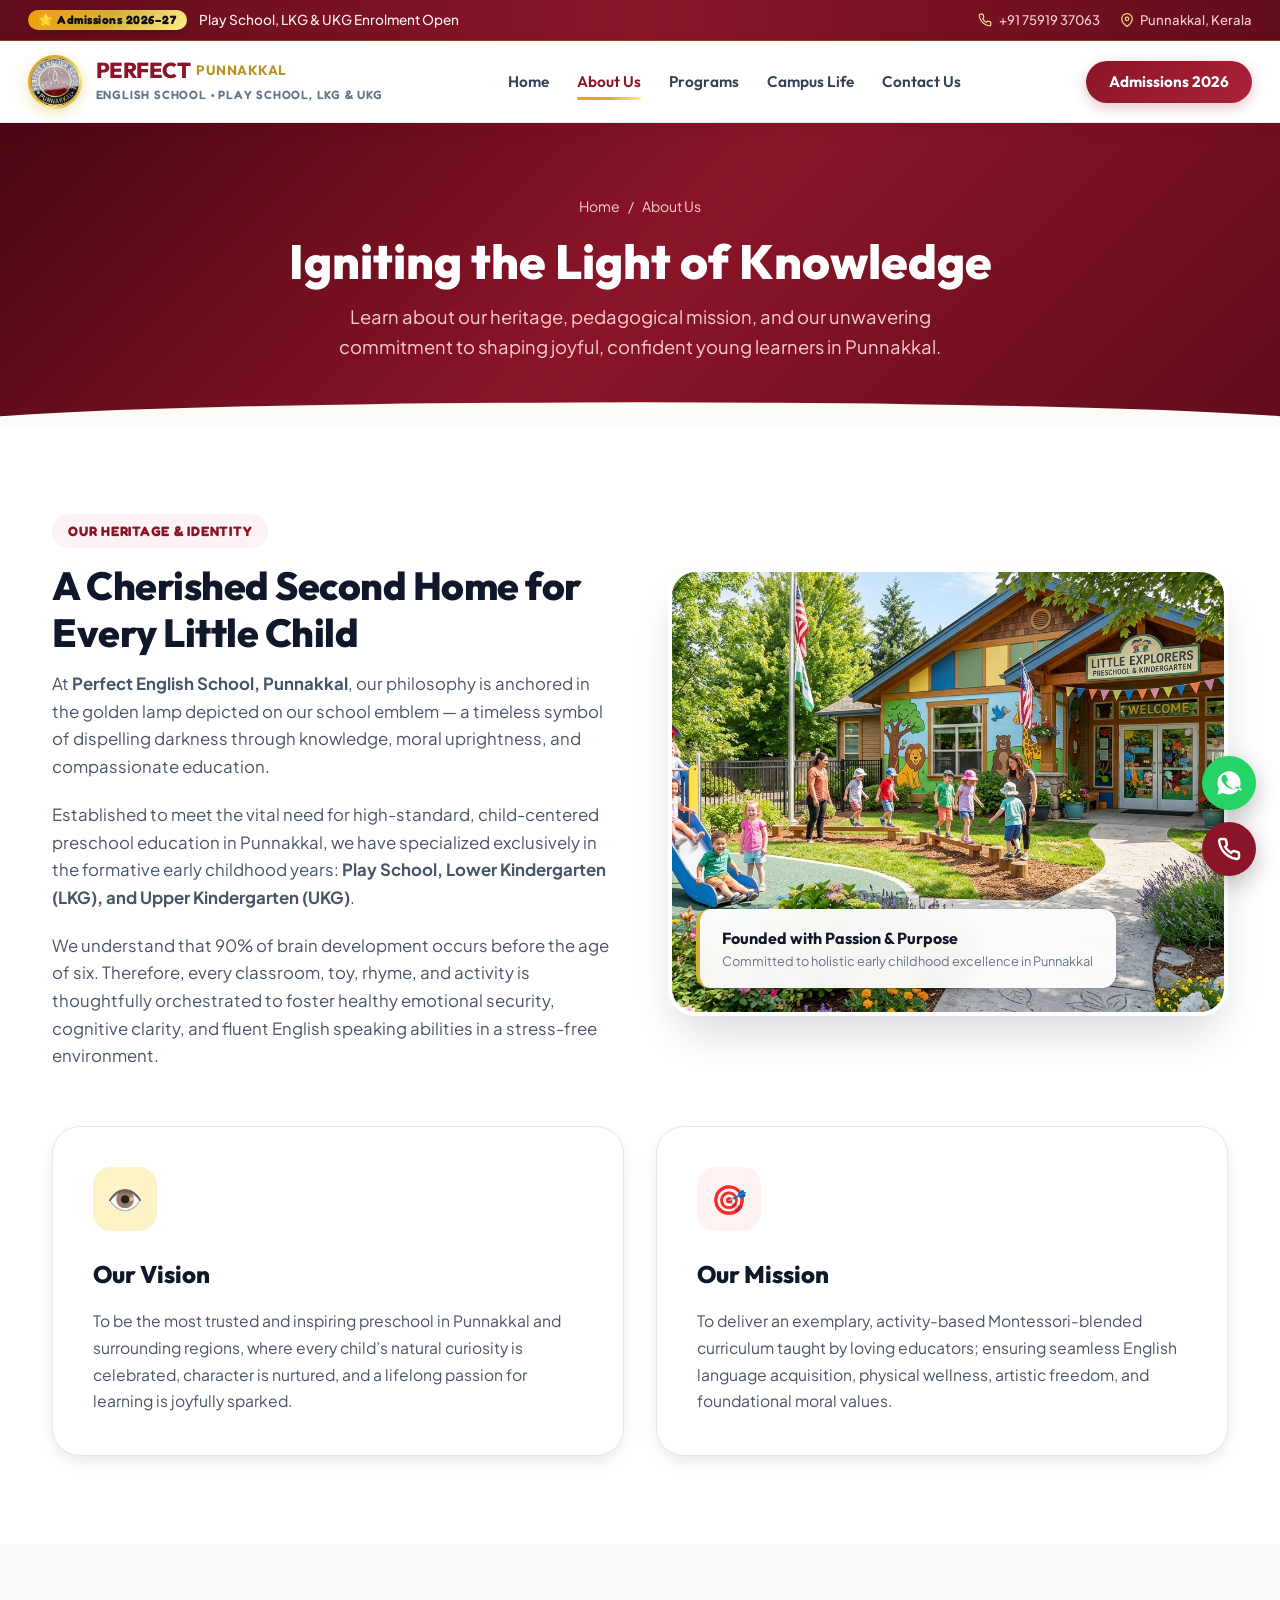
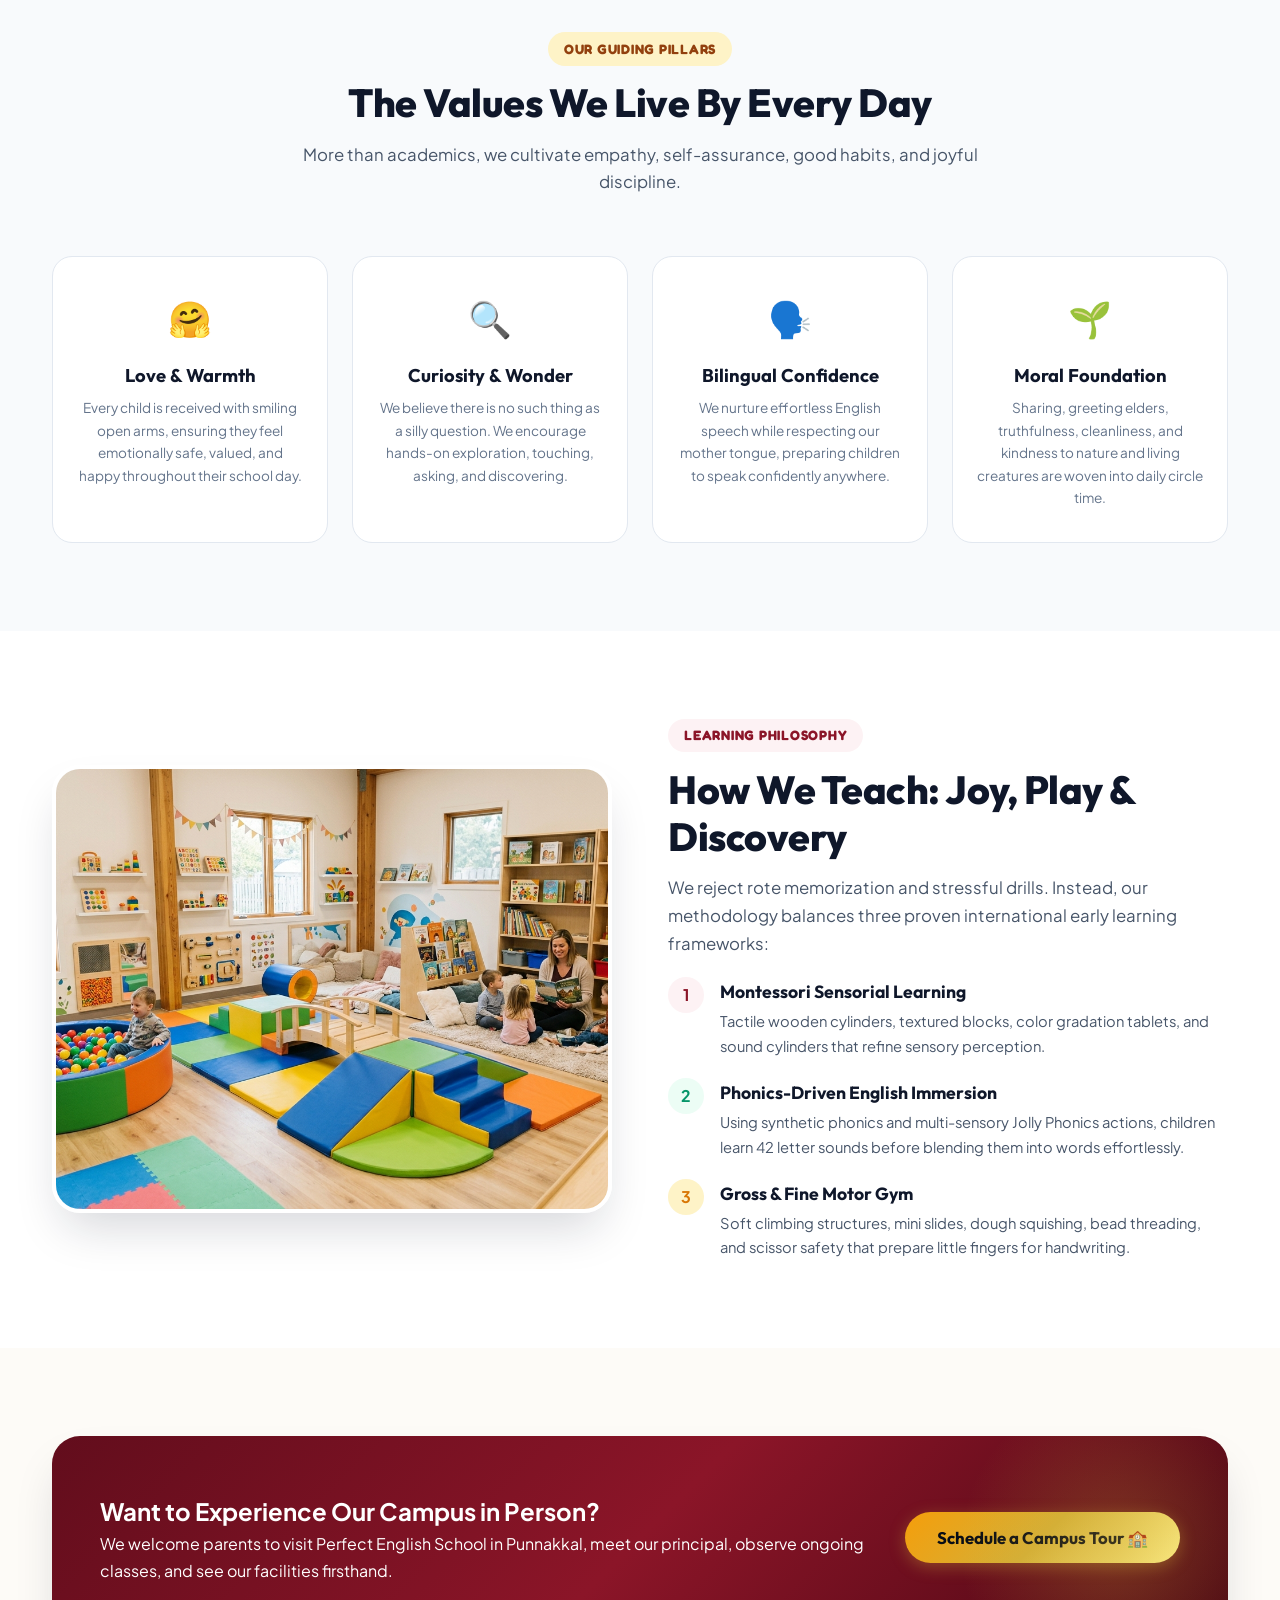
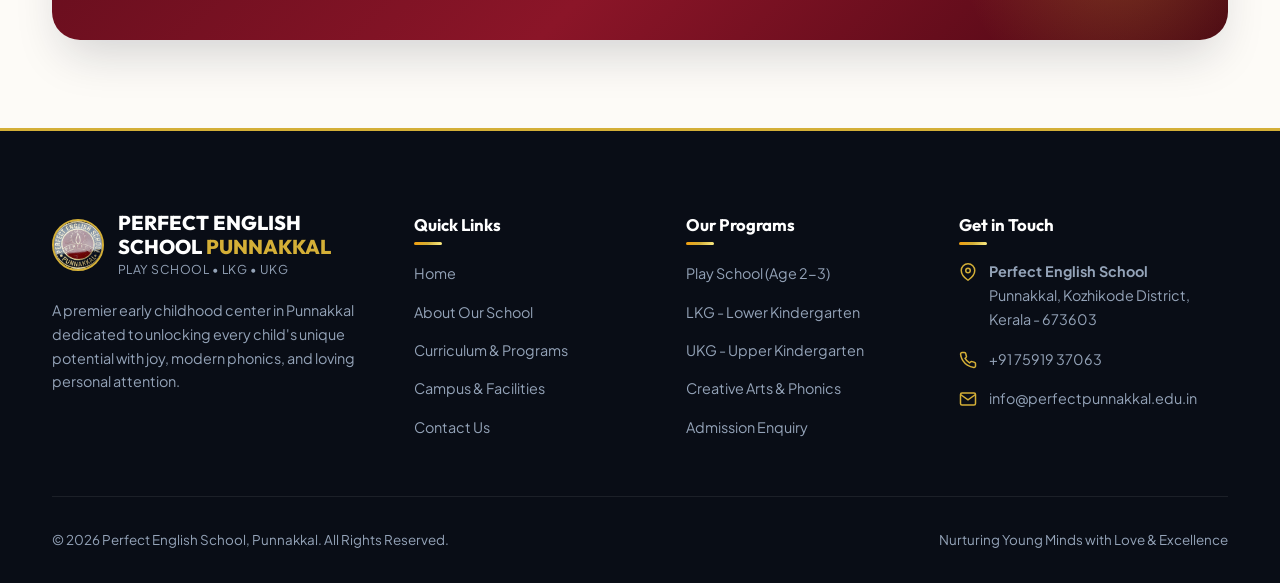
<file: about.html>
<!DOCTYPE html>
<html lang="en">
<head>
  <meta charset="UTF-8">
  <meta name="viewport" content="width=device-width, initial-scale=1.0">
  <title>About Us | Perfect English School Punnakkal - Play School, LKG, UKG</title>
  <meta name="description" content="Discover the story, vision, and caring philosophy of Perfect English School, Punnakkal. Dedicated to excellence in early childhood and kindergarten education.">
  <link rel="icon" type="image/jpeg" href="assets/images/school-logo.jpg">
  <link rel="stylesheet" href="assets/css/style.css">
</head>
<body>

  <!-- Top Announcement Bar -->
  <div class="top-bar">
    <div class="container">
      <div class="top-bar-left">
        <span class="badge-tag">🌟 Admissions 2026–27</span>
        <span class="top-bar-text">Play School, LKG &amp; UKG Enrolment Open</span>
      </div>
      <div class="top-bar-right">
        <a href="tel:+917591937063" class="top-bar-link">
          <svg viewBox="0 0 24 24" fill="none" stroke="currentColor" stroke-width="2"><path d="M22 16.92v3a2 2 0 0 1-2.18 2 19.79 19.79 0 0 1-8.63-3.07 19.5 19.5 0 0 1-6-6 19.79 19.79 0 0 1-3.07-8.67A2 2 0 0 1 4.11 2h3a2 2 0 0 1 2 1.72 12.84 12.84 0 0 0 .7 2.81 2 2 0 0 1-.45 2.11L8.09 9.91a16 16 0 0 0 6 6l1.27-1.27a2 2 0 0 1 2.11-.45 12.84 12.84 0 0 0 2.81.7A2 2 0 0 1 22 16.92z"/></svg>
          +91 75919 37063
        </a>
        <a href="contact.html" class="top-bar-link">
          <svg viewBox="0 0 24 24" fill="none" stroke="currentColor" stroke-width="2"><path d="M21 10c0 7-9 13-9 13s-9-6-9-13a9 9 0 0 1 18 0z"/><circle cx="12" cy="10" r="3"/></svg>
          Punnakkal, Kerala
        </a>
      </div>
    </div>
  </div>

  <!-- Header -->
  <header class="header-main">
    <div class="container nav-wrap">
      <a href="index.html" class="brand" title="Perfect English School Punnakkal Home">
        <div class="brand-logo-frame">
          <img src="assets/images/school-logo.jpg" alt="Perfect English School Punnakkal Official Logo" width="58" height="58">
        </div>
        <div class="brand-text">
          <div class="brand-title">
            PERFECT <span class="brand-location">PUNNAKKAL</span>
          </div>
          <div class="brand-subtitle">ENGLISH SCHOOL • PLAY SCHOOL, LKG &amp; UKG</div>
        </div>
      </a>

      <nav class="nav-menu" id="navMenu">
        <!-- Drawer Header for Mobile -->
        <div class="drawer-header">
          <div class="drawer-brand">
            <img src="assets/images/school-logo.jpg" alt="Logo">
            <div>
              <div class="drawer-title">PERFECT ENGLISH</div>
              <div class="drawer-sub">PUNNAKKAL</div>
            </div>
          </div>
          <button type="button" class="drawer-close-btn" id="drawerCloseBtn" aria-label="Close menu">✕</button>
        </div>

        <a href="index.html" class="nav-link">Home</a>
        <a href="about.html" class="nav-link active">About Us</a>
        <a href="programs.html" class="nav-link">Programs</a>
        <a href="index.html#campus" class="nav-link">Campus Life</a>
        <a href="contact.html" class="nav-link">Contact Us</a>

        <!-- Mobile drawer visible CTA -->
        <a href="#" class="btn btn-primary mobile-nav-cta" data-open-modal="admission">✨ Enquire for Admission</a>

        <!-- Mobile Drawer Contacts -->
        <div class="drawer-contacts">
          <a href="tel:+917591937063" class="drawer-contact-pill">📞 Call: +91 75919 37063</a>
          <a href="https://wa.me/917591937063" target="_blank" class="drawer-contact-pill whatsapp">💬 WhatsApp Us</a>
        </div>
      </nav>

      <div class="nav-actions">
        <button type="button" class="btn btn-primary" data-open-modal="admission">
          Admissions 2026
        </button>
        <button type="button" class="nav-toggle" id="navToggle" aria-label="Toggle navigation menu" aria-expanded="false">
          <span></span>
          <span></span>
          <span></span>
        </button>
      </div>
    </div>
  </header>

  <!-- Page Header -->
  <section class="page-header">
    <div class="container">
      <div class="breadcrumbs">
        <a href="index.html">Home</a>
        <span>/</span>
        <span>About Us</span>
      </div>
      <h1 class="page-title">Igniting the Light of Knowledge</h1>
      <p class="page-subtitle">Learn about our heritage, pedagogical mission, and our unwavering commitment to shaping joyful, confident young learners in Punnakkal.</p>
    </div>
  </section>

  <!-- About Story Section -->
  <section class="section section-bg-white">
    <div class="container">
      <div class="about-intro-grid">
        <div>
          <span class="section-tag">Our Heritage &amp; Identity</span>
          <h2 class="section-title">A Cherished Second Home for Every Little Child</h2>
          <p class="section-desc" style="margin-bottom: 1.25rem;">
            At <strong>Perfect English School, Punnakkal</strong>, our philosophy is anchored in the golden lamp depicted on our school emblem — a timeless symbol of dispelling darkness through knowledge, moral uprightness, and compassionate education.
          </p>
          <p class="section-desc" style="margin-bottom: 1.25rem;">
            Established to meet the vital need for high-standard, child-centered preschool education in Punnakkal, we have specialized exclusively in the formative early childhood years: <strong>Play School, Lower Kindergarten (LKG), and Upper Kindergarten (UKG)</strong>.
          </p>
          <p class="section-desc">
            We understand that 90% of brain development occurs before the age of six. Therefore, every classroom, toy, rhyme, and activity is thoughtfully orchestrated to foster healthy emotional security, cognitive clarity, and fluent English speaking abilities in a stress-free environment.
          </p>
        </div>

        <div class="about-image-card">
          <img src="assets/images/campus-exterior.jpg" alt="Perfect English School Punnakkal Campus Environment">
          <div class="about-founder-badge">
            <h4>Founded with Passion &amp; Purpose</h4>
            <p>Committed to holistic early childhood excellence in Punnakkal</p>
          </div>
        </div>
      </div>

      <!-- Vision & Mission -->
      <div class="vision-mission-grid">
        <div class="vm-box">
          <div class="vm-icon" style="background:#fef3c7; color:#b45309;">👁️</div>
          <h3>Our Vision</h3>
          <p>
            To be the most trusted and inspiring preschool in Punnakkal and surrounding regions, where every child’s natural curiosity is celebrated, character is nurtured, and a lifelong passion for learning is joyfully sparked.
          </p>
        </div>

        <div class="vm-box">
          <div class="vm-icon" style="background:#fef2f2; color:#8b1528;">🎯</div>
          <h3>Our Mission</h3>
          <p>
            To deliver an exemplary, activity-based Montessori-blended curriculum taught by loving educators; ensuring seamless English language acquisition, physical wellness, artistic freedom, and foundational moral values.
          </p>
        </div>
      </div>
    </div>
  </section>

  <!-- Core Values -->
  <section class="section section-bg-soft">
    <div class="container">
      <div class="section-header">
        <span class="section-tag section-tag-gold">Our Guiding Pillars</span>
        <h2 class="section-title">The Values We Live By Every Day</h2>
        <p class="section-desc">More than academics, we cultivate empathy, self-assurance, good habits, and joyful discipline.</p>
      </div>

      <div class="values-grid">
        <div class="value-card">
          <div class="value-emoji">🤗</div>
          <h4>Love &amp; Warmth</h4>
          <p>Every child is received with smiling open arms, ensuring they feel emotionally safe, valued, and happy throughout their school day.</p>
        </div>

        <div class="value-card">
          <div class="value-emoji">🔍</div>
          <h4>Curiosity &amp; Wonder</h4>
          <p>We believe there is no such thing as a silly question. We encourage hands-on exploration, touching, asking, and discovering.</p>
        </div>

        <div class="value-card">
          <div class="value-emoji">🗣️</div>
          <h4>Bilingual Confidence</h4>
          <p>We nurture effortless English speech while respecting our mother tongue, preparing children to speak confidently anywhere.</p>
        </div>

        <div class="value-card">
          <div class="value-emoji">🌱</div>
          <h4>Moral Foundation</h4>
          <p>Sharing, greeting elders, truthfulness, cleanliness, and kindness to nature and living creatures are woven into daily circle time.</p>
        </div>
      </div>
    </div>
  </section>

  <!-- Our Pedagogical Methodology -->
  <section class="section section-bg-white">
    <div class="container">
      <div class="about-intro-grid">
        <div class="about-image-card">
          <img src="assets/images/activity-room.jpg" alt="Interactive modern play learning at Perfect English School">
        </div>

        <div>
          <span class="section-tag">Learning Philosophy</span>
          <h2 class="section-title">How We Teach: Joy, Play &amp; Discovery</h2>
          <p class="section-desc" style="margin-bottom: 1.25rem;">
            We reject rote memorization and stressful drills. Instead, our methodology balances three proven international early learning frameworks:
          </p>

          <div style="display: flex; flex-direction: column; gap: 1.25rem;">
            <div style="display: flex; gap: 1rem; align-items: flex-start;">
              <div style="width: 36px; height: 36px; border-radius: 50%; background: var(--primary-soft); color: var(--primary); display: flex; align-items: center; justify-content: center; font-weight: 700; flex-shrink: 0;">1</div>
              <div>
                <h4 style="font-family: var(--font-display); font-size: 1.1rem; color: var(--navy); margin-bottom: 0.2rem;">Montessori Sensorial Learning</h4>
                <p style="font-size: 0.92rem; color: var(--slate-600);">Tactile wooden cylinders, textured blocks, color gradation tablets, and sound cylinders that refine sensory perception.</p>
              </div>
            </div>

            <div style="display: flex; gap: 1rem; align-items: flex-start;">
              <div style="width: 36px; height: 36px; border-radius: 50%; background: #ecfdf5; color: #059669; display: flex; align-items: center; justify-content: center; font-weight: 700; flex-shrink: 0;">2</div>
              <div>
                <h4 style="font-family: var(--font-display); font-size: 1.1rem; color: var(--navy); margin-bottom: 0.2rem;">Phonics-Driven English Immersion</h4>
                <p style="font-size: 0.92rem; color: var(--slate-600);">Using synthetic phonics and multi-sensory Jolly Phonics actions, children learn 42 letter sounds before blending them into words effortlessly.</p>
              </div>
            </div>

            <div style="display: flex; gap: 1rem; align-items: flex-start;">
              <div style="width: 36px; height: 36px; border-radius: 50%; background: #fef3c7; color: #d97706; display: flex; align-items: center; justify-content: center; font-weight: 700; flex-shrink: 0;">3</div>
              <div>
                <h4 style="font-family: var(--font-display); font-size: 1.1rem; color: var(--navy); margin-bottom: 0.2rem;">Gross &amp; Fine Motor Gym</h4>
                <p style="font-size: 0.92rem; color: var(--slate-600);">Soft climbing structures, mini slides, dough squishing, bead threading, and scissor safety that prepare little fingers for handwriting.</p>
              </div>
            </div>
          </div>
        </div>
      </div>
    </div>
  </section>

  <!-- CTA Banner -->
  <section class="section">
    <div class="container">
      <div class="cta-banner cta-banner-action">
        <div>
          <h2>Want to Experience Our Campus in Person?</h2>
          <p>We welcome parents to visit Perfect English School in Punnakkal, meet our principal, observe ongoing classes, and see our facilities firsthand.</p>
        </div>
        <div>
          <button type="button" class="btn btn-gold btn-lg" data-open-modal="admission">
            Schedule a Campus Tour 🏫
          </button>
        </div>
      </div>
    </div>
  </section>

  <!-- Footer -->
  <footer class="footer">
    <div class="container">
      <div class="footer-grid">
        <div class="footer-brand">
          <div class="footer-logo-row">
            <img src="assets/images/school-logo.jpg" alt="Perfect English School Logo" class="footer-logo-img">
            <div>
              <div class="footer-brand-title">PERFECT ENGLISH SCHOOL <span>PUNNAKKAL</span></div>
              <div class="footer-brand-tagline">PLAY SCHOOL • LKG • UKG</div>
            </div>
          </div>
          <p class="footer-desc">
            A premier early childhood center in Punnakkal dedicated to unlocking every child's unique potential with joy, modern phonics, and loving personal attention.
          </p>
        </div>

        <div>
          <h4 class="footer-title">Quick Links</h4>
          <ul class="footer-links">
            <li><a href="index.html">Home</a></li>
            <li><a href="about.html">About Our School</a></li>
            <li><a href="programs.html">Curriculum &amp; Programs</a></li>
            <li><a href="index.html#campus">Campus &amp; Facilities</a></li>
            <li><a href="contact.html">Contact Us</a></li>
          </ul>
        </div>

        <div>
          <h4 class="footer-title">Our Programs</h4>
          <ul class="footer-links">
            <li><a href="programs.html#playschool">Play School (Age 2-3)</a></li>
            <li><a href="programs.html#lkg">LKG - Lower Kindergarten</a></li>
            <li><a href="programs.html#ukg">UKG - Upper Kindergarten</a></li>
            <li><a href="programs.html#activities">Creative Arts &amp; Phonics</a></li>
            <li><a href="#" data-open-modal="admission">Admission Enquiry</a></li>
          </ul>
        </div>

        <div>
          <h4 class="footer-title">Get in Touch</h4>
          <div class="footer-contact-item">
            <svg viewBox="0 0 24 24" fill="none" stroke="currentColor" stroke-width="2"><path d="M21 10c0 7-9 13-9 13s-9-6-9-13a9 9 0 0 1 18 0z"/><circle cx="12" cy="10" r="3"/></svg>
            <div>
              <strong>Perfect English School</strong><br>
              Punnakkal, Kozhikode District, Kerala - 673603
            </div>
          </div>
          <div class="footer-contact-item">
            <svg viewBox="0 0 24 24" fill="none" stroke="currentColor" stroke-width="2"><path d="M22 16.92v3a2 2 0 0 1-2.18 2 19.79 19.79 0 0 1-8.63-3.07 19.5 19.5 0 0 1-6-6 19.79 19.79 0 0 1-3.07-8.67A2 2 0 0 1 4.11 2h3a2 2 0 0 1 2 1.72 12.84 12.84 0 0 0 .7 2.81 2 2 0 0 1-.45 2.11L8.09 9.91a16 16 0 0 0 6 6l1.27-1.27a2 2 0 0 1 2.11-.45 12.84 12.84 0 0 0 2.81.7A2 2 0 0 1 22 16.92z"/></svg>
            <div><a href="tel:+917591937063" style="color: inherit; text-decoration: none;">+91 75919 37063</a></div>
          </div>
          <div class="footer-contact-item">
            <svg viewBox="0 0 24 24" fill="none" stroke="currentColor" stroke-width="2"><path d="M4 4h16c1.1 0 2 .9 2 2v12c0 1.1-.9 2-2 2H4c-1.1 0-2-.9-2-2V6c0-1.1.9-2 2-2z"/><polyline points="22,6 12,13 2,6"/></svg>
            <div>info@perfectpunnakkal.edu.in</div>
          </div>
        </div>
      </div>

      <div class="footer-bottom">
        <div>&copy; 2026 Perfect English School, Punnakkal. All Rights Reserved.</div>
        <div>Nurturing Young Minds with Love &amp; Excellence</div>
      </div>
    </div>
  </footer>

  <!-- Floating Actions -->
  <div class="floating-actions">
    <a href="https://wa.me/917591937063?text=Hello%20Perfect%20English%20School%20Punnakkal,%20I%20would%20like%20to%20know%20more%20about%20your%20school" target="_blank" class="fab-btn fab-whatsapp" aria-label="Chat on WhatsApp">
      <svg width="28" height="28" viewBox="0 0 24 24" fill="currentColor">
        <path d="M12.04 2c-5.46 0-9.91 4.45-9.91 9.91 0 1.75.46 3.45 1.32 4.95L2.05 22l5.25-1.38c1.45.79 3.08 1.21 4.74 1.21 5.46 0 9.91-4.45 9.91-9.91 0-5.46-4.45-9.92-9.91-9.92zm5.82 14.07c-.24.68-1.39 1.3-1.92 1.38-.5.08-1.14.11-3.69-.93-3.26-1.33-5.35-4.63-5.51-4.85-.16-.22-1.32-1.76-1.32-3.36 0-1.6 1.05-2.39 1.42-2.71.37-.32.81-.4 1.08-.4.27 0 .54.01.78.02.25.01.59-.1.92.7.34.82 1.16 2.82 1.26 3.03.1.21.17.46.03.73-.14.27-.21.44-.42.68-.21.24-.44.54-.63.73-.21.2-.43.43-.19.84.25.42 1.1 1.81 2.37 2.94 1.63 1.45 3.01 1.9 3.44 2.11.43.21.68.18.93-.11.25-.29 1.08-1.25 1.37-1.68.29-.43.58-.36.98-.21.4.15 2.53 1.19 2.96 1.41.44.22.73.33.84.52.1.19.1 1.09-.14 1.77z"/>
      </svg>
      <span class="fab-tooltip">Chat with us on WhatsApp</span>
    </a>
    <a href="tel:+917591937063" class="fab-btn fab-call" aria-label="Call School">
      <svg width="24" height="24" viewBox="0 0 24 24" fill="none" stroke="currentColor" stroke-width="2.5"><path d="M22 16.92v3a2 2 0 0 1-2.18 2 19.79 19.79 0 0 1-8.63-3.07 19.5 19.5 0 0 1-6-6 19.79 19.79 0 0 1-3.07-8.67A2 2 0 0 1 4.11 2h3a2 2 0 0 1 2 1.72 12.84 12.84 0 0 0 .7 2.81 2 2 0 0 1-.45 2.11L8.09 9.91a16 16 0 0 0 6 6l1.27-1.27a2 2 0 0 1 2.11-.45 12.84 12.84 0 0 0 2.81.7A2 2 0 0 1 22 16.92z"/></svg>
      <span class="fab-tooltip">Direct Call</span>
    </a>
  </div>

  <!-- Admission Modal -->
  <div class="modal-backdrop" id="admissionModal" role="dialog" aria-modal="true" aria-labelledby="modalTitle">
    <div class="modal-card">
      <button type="button" class="modal-close-btn" id="modalCloseBtn" aria-label="Close dialog">✕</button>
      <div class="modal-header">
        <span class="badge-tag" style="margin-bottom: 0.5rem;">Admissions 2026–2027</span>
        <h3 class="modal-title" id="modalTitle">Enquire for Admission</h3>
        <p class="modal-subtitle">Leave your details below and our Admissions Coordinator will contact you with fee structures and campus visit options.</p>
      </div>
      <form id="admissionForm">
        <div class="form-row">
          <div class="form-group">
            <label class="form-label" for="parentName">Parent's Name *</label>
            <input type="text" id="parentName" class="form-control" placeholder="e.g. Anjali Nair" required>
          </div>
          <div class="form-group">
            <label class="form-label" for="phoneNum">Phone / WhatsApp Number *</label>
            <input type="tel" id="phoneNum" class="form-control" placeholder="e.g. 75919 37063" required>
          </div>
        </div>

        <div class="form-row">
          <div class="form-group">
            <label class="form-label" for="childName">Child's Name *</label>
            <input type="text" id="childName" class="form-control" placeholder="Child's full name" required>
          </div>
          <div class="form-group">
            <label class="form-label" for="childAge">Child's Age / DOB *</label>
            <input type="text" id="childAge" class="form-control" placeholder="e.g. 3.5 Years" required>
          </div>
        </div>

        <div class="form-group">
          <label class="form-label" for="programSelect">Class Seeking Admission For *</label>
          <select id="programSelect" class="form-control" required>
            <option value="">-- Choose Class --</option>
            <option value="Play School">Play School (Ages 2 to 3)</option>
            <option value="LKG">LKG - Lower Kindergarten (Ages 3 to 4)</option>
            <option value="UKG">UKG - Upper Kindergarten (Ages 4 to 5+)</option>
          </select>
        </div>

        <div class="form-group">
          <label class="form-label" for="addressArea">Residential Area / Landmark in/near Punnakkal</label>
          <input type="text" id="addressArea" class="form-control" placeholder="e.g. Near Punnakkal Bus Stop">
        </div>

        <div class="form-group">
          <label class="form-label" for="enquiryMessage">Any specific question or need?</label>
          <textarea id="enquiryMessage" class="form-control" rows="3" placeholder="Tell us if you need school transport or have specific preferences..."></textarea>
        </div>

        <button type="submit" class="btn btn-primary btn-lg" style="width: 100%; margin-top: 0.5rem;">
          Submit Admission Enquiry ✨
        </button>
      </form>
    </div>
  </div>

  <script src="assets/js/main.js"></script>
</body>
</html>
</file>
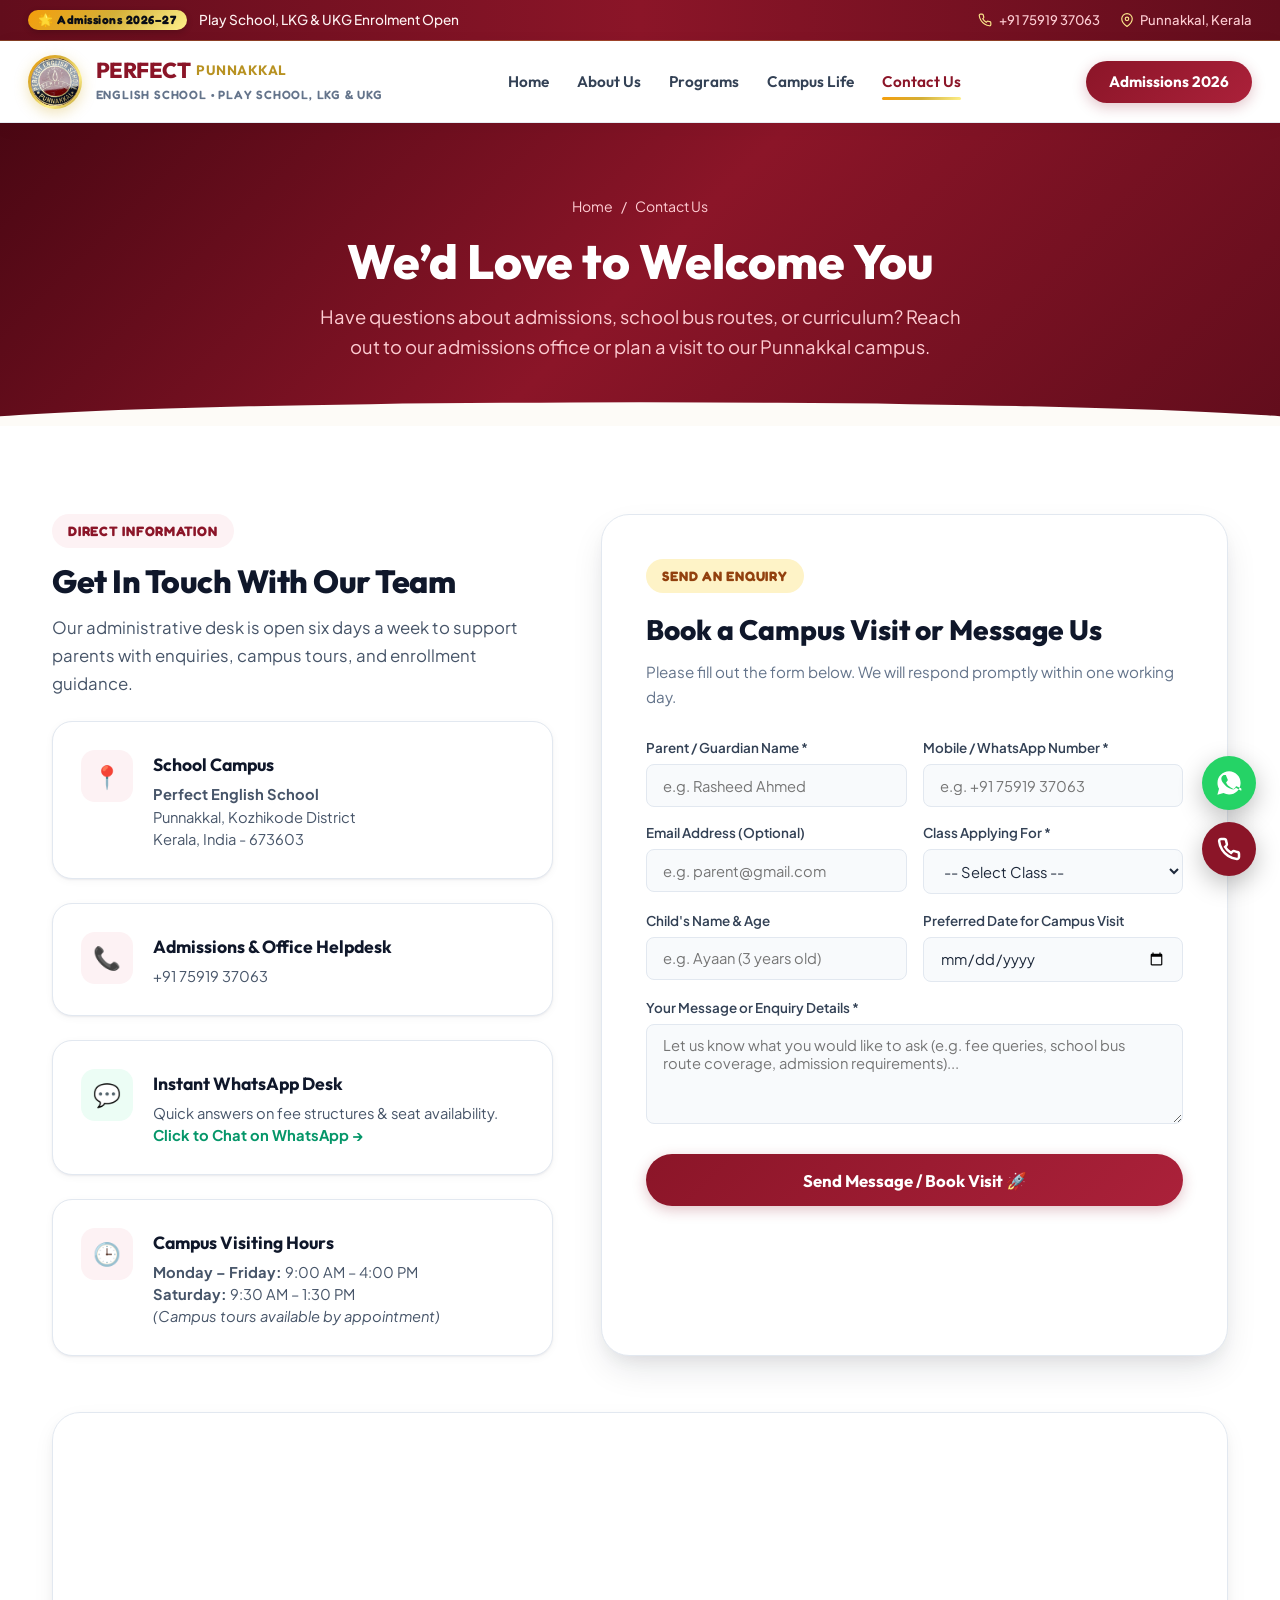
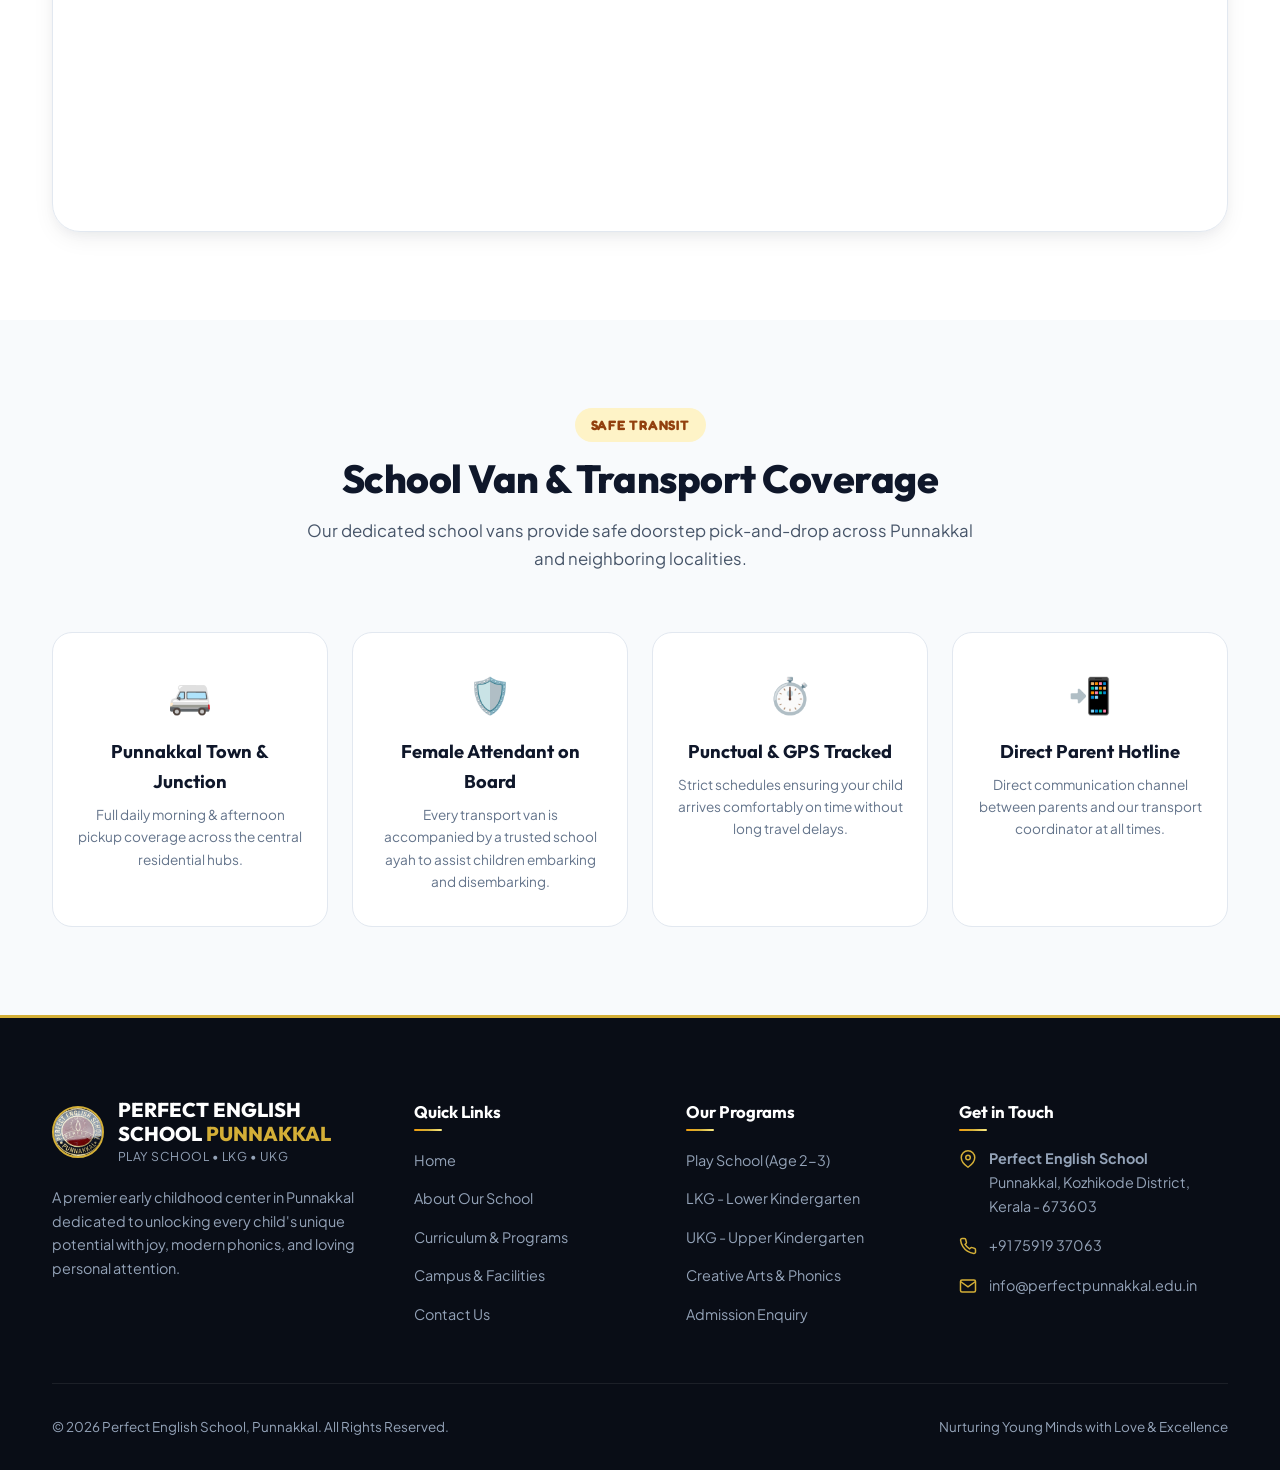
<file: contact.html>
<!DOCTYPE html>
<html lang="en">
<head>
  <meta charset="UTF-8">
  <meta name="viewport" content="width=device-width, initial-scale=1.0">
  <title>Contact Us | Perfect English School Punnakkal - Admissions & Campus Visit</title>
  <meta name="description" content="Contact Perfect English School, Punnakkal. Reach out for Play School, LKG, and UKG admissions, schedule a campus visit, or inquire about transport in Punnakkal.">
  <link rel="icon" type="image/jpeg" href="assets/images/school-logo.jpg">
  <link rel="stylesheet" href="assets/css/style.css">
</head>
<body>

  <!-- Top Announcement Bar -->
  <div class="top-bar">
    <div class="container">
      <div class="top-bar-left">
        <span class="badge-tag">🌟 Admissions 2026–27</span>
        <span class="top-bar-text">Play School, LKG &amp; UKG Enrolment Open</span>
      </div>
      <div class="top-bar-right">
        <a href="tel:+917591937063" class="top-bar-link">
          <svg viewBox="0 0 24 24" fill="none" stroke="currentColor" stroke-width="2"><path d="M22 16.92v3a2 2 0 0 1-2.18 2 19.79 19.79 0 0 1-8.63-3.07 19.5 19.5 0 0 1-6-6 19.79 19.79 0 0 1-3.07-8.67A2 2 0 0 1 4.11 2h3a2 2 0 0 1 2 1.72 12.84 12.84 0 0 0 .7 2.81 2 2 0 0 1-.45 2.11L8.09 9.91a16 16 0 0 0 6 6l1.27-1.27a2 2 0 0 1 2.11-.45 12.84 12.84 0 0 0 2.81.7A2 2 0 0 1 22 16.92z"/></svg>
          +91 75919 37063
        </a>
        <a href="contact.html" class="top-bar-link">
          <svg viewBox="0 0 24 24" fill="none" stroke="currentColor" stroke-width="2"><path d="M21 10c0 7-9 13-9 13s-9-6-9-13a9 9 0 0 1 18 0z"/><circle cx="12" cy="10" r="3"/></svg>
          Punnakkal, Kerala
        </a>
      </div>
    </div>
  </div>

  <!-- Header -->
  <header class="header-main">
    <div class="container nav-wrap">
      <a href="index.html" class="brand" title="Perfect English School Punnakkal Home">
        <div class="brand-logo-frame">
          <img src="assets/images/school-logo.jpg" alt="Perfect English School Punnakkal Official Logo" width="58" height="58">
        </div>
        <div class="brand-text">
          <div class="brand-title">
            PERFECT <span class="brand-location">PUNNAKKAL</span>
          </div>
          <div class="brand-subtitle">ENGLISH SCHOOL • PLAY SCHOOL, LKG &amp; UKG</div>
        </div>
      </a>

      <nav class="nav-menu" id="navMenu">
        <!-- Drawer Header for Mobile -->
        <div class="drawer-header">
          <div class="drawer-brand">
            <img src="assets/images/school-logo.jpg" alt="Logo">
            <div>
              <div class="drawer-title">PERFECT ENGLISH</div>
              <div class="drawer-sub">PUNNAKKAL</div>
            </div>
          </div>
          <button type="button" class="drawer-close-btn" id="drawerCloseBtn" aria-label="Close menu">✕</button>
        </div>

        <a href="index.html" class="nav-link">Home</a>
        <a href="about.html" class="nav-link">About Us</a>
        <a href="programs.html" class="nav-link">Programs</a>
        <a href="index.html#campus" class="nav-link">Campus Life</a>
        <a href="contact.html" class="nav-link active">Contact Us</a>

        <!-- Mobile drawer visible CTA -->
        <a href="#" class="btn btn-primary mobile-nav-cta" data-open-modal="admission">✨ Enquire for Admission</a>

        <!-- Mobile Drawer Contacts -->
        <div class="drawer-contacts">
          <a href="tel:+917591937063" class="drawer-contact-pill">📞 Call: +91 75919 37063</a>
          <a href="https://wa.me/917591937063" target="_blank" class="drawer-contact-pill whatsapp">💬 WhatsApp Us</a>
        </div>
      </nav>

      <div class="nav-actions">
        <button type="button" class="btn btn-primary" data-open-modal="admission">
          Admissions 2026
        </button>
        <button type="button" class="nav-toggle" id="navToggle" aria-label="Toggle navigation menu" aria-expanded="false">
          <span></span>
          <span></span>
          <span></span>
        </button>
      </div>
    </div>
  </header>

  <!-- Page Header -->
  <section class="page-header">
    <div class="container">
      <div class="breadcrumbs">
        <a href="index.html">Home</a>
        <span>/</span>
        <span>Contact Us</span>
      </div>
      <h1 class="page-title">We’d Love to Welcome You</h1>
      <p class="page-subtitle">Have questions about admissions, school bus routes, or curriculum? Reach out to our admissions office or plan a visit to our Punnakkal campus.</p>
    </div>
  </section>

  <!-- Contact Grid Section -->
  <section class="section section-bg-white">
    <div class="container">
      <div class="contact-grid">
        <!-- Contact Information Side -->
        <div class="contact-info-panel">
          <div>
            <span class="section-tag">Direct Information</span>
            <h2 class="section-title" style="font-size: 2rem;">Get In Touch With Our Team</h2>
            <p class="section-desc">Our administrative desk is open six days a week to support parents with enquiries, campus tours, and enrollment guidance.</p>
          </div>

          <!-- Card 1: Campus Address -->
          <div class="contact-card">
            <div class="contact-card-icon">📍</div>
            <div class="contact-card-content">
              <h4>School Campus</h4>
              <p>
                <strong>Perfect English School</strong><br>
                Punnakkal, Kozhikode District<br>
                Kerala, India - 673603
              </p>
            </div>
          </div>

          <!-- Card 2: Phone Numbers -->
          <div class="contact-card">
            <div class="contact-card-icon">📞</div>
            <div class="contact-card-content">
              <h4>Admissions &amp; Office Helpdesk</h4>
              <p>
                <a href="tel:+917591937063">+91 75919 37063</a>
              </p>
            </div>
          </div>

          <!-- Card 3: WhatsApp Support -->
          <div class="contact-card">
            <div class="contact-card-icon" style="background:#ecfdf5; color:#10b981;">💬</div>
            <div class="contact-card-content">
              <h4>Instant WhatsApp Desk</h4>
              <p>
                Quick answers on fee structures &amp; seat availability.<br>
                <a href="https://wa.me/917591937063" target="_blank" style="color: #059669; font-weight: 700;">
                  Click to Chat on WhatsApp &rarr;
                </a>
              </p>
            </div>
          </div>

          <!-- Card 4: Working Hours -->
          <div class="contact-card">
            <div class="contact-card-icon">🕒</div>
            <div class="contact-card-content">
              <h4>Campus Visiting Hours</h4>
              <p>
                <strong>Monday – Friday:</strong> 9:00 AM – 4:00 PM<br>
                <strong>Saturday:</strong> 9:30 AM – 1:30 PM<br>
                <em>(Campus tours available by appointment)</em>
              </p>
            </div>
          </div>
        </div>

        <!-- Contact Form Side -->
        <div class="contact-form-panel">
          <span class="section-tag section-tag-gold">Send an Enquiry</span>
          <h3>Book a Campus Visit or Message Us</h3>
          <p>Please fill out the form below. We will respond promptly within one working day.</p>

          <form id="contactPageForm">
            <div class="form-row">
              <div class="form-group">
                <label class="form-label" for="contactParentName">Parent / Guardian Name *</label>
                <input type="text" id="contactParentName" class="form-control" placeholder="e.g. Rasheed Ahmed" required>
              </div>
              <div class="form-group">
                <label class="form-label" for="contactPhone">Mobile / WhatsApp Number *</label>
                <input type="tel" id="contactPhone" class="form-control" placeholder="e.g. +91 75919 37063" required>
              </div>
            </div>

            <div class="form-row">
              <div class="form-group">
                <label class="form-label" for="contactEmail">Email Address (Optional)</label>
                <input type="email" id="contactEmail" class="form-control" placeholder="e.g. parent@gmail.com">
              </div>
              <div class="form-group">
                <label class="form-label" for="contactClass">Class Applying For *</label>
                <select id="contactClass" class="form-control" required>
                  <option value="">-- Select Class --</option>
                  <option value="Play School">Play School (Ages 2 to 3)</option>
                  <option value="LKG">LKG (Ages 3 to 4)</option>
                  <option value="UKG">UKG (Ages 4 to 5+)</option>
                  <option value="General Query">General Question</option>
                </select>
              </div>
            </div>

            <div class="form-row">
              <div class="form-group">
                <label class="form-label" for="contactChildName">Child's Name &amp; Age</label>
                <input type="text" id="contactChildName" class="form-control" placeholder="e.g. Ayaan (3 years old)">
              </div>
              <div class="form-group">
                <label class="form-label" for="contactVisitDate">Preferred Date for Campus Visit</label>
                <input type="date" id="contactVisitDate" class="form-control">
              </div>
            </div>

            <div class="form-group">
              <label class="form-label" for="contactMessage">Your Message or Enquiry Details *</label>
              <textarea id="contactMessage" class="form-control" rows="4" placeholder="Let us know what you would like to ask (e.g. fee queries, school bus route coverage, admission requirements)..." required></textarea>
            </div>

            <button type="submit" class="btn btn-primary btn-lg" style="width: 100%; margin-top: 0.5rem;">
              Send Message / Book Visit 🚀
            </button>
          </form>
        </div>
      </div>

      <!-- Campus Location Map Section -->
      <div class="map-section">
        <iframe 
          title="Perfect English School Punnakkal Location Map"
          src="https://www.google.com/maps/embed?pb=!1m18!1m12!1m3!1d15664.123456789!2d76.012345!3d11.012345!2m3!1f0!2f0!3f0!3m2!1i1024!2i768!4f13.1!3m3!1m2!1s0x3ba64e123456789%3A0x123456789abcdef!2sPunnakkal%2C%20Kerala!5e0!3m2!1sen!2sin!4v1700000000000!5m2!1sen!2sin" 
          allowfullscreen="" 
          loading="lazy" 
          referrerpolicy="no-referrer-when-downgrade">
        </iframe>
      </div>
    </div>
  </section>

  <!-- Transportation & Coverage Notice -->
  <section class="section section-bg-soft">
    <div class="container">
      <div class="section-header">
        <span class="section-tag section-tag-gold">Safe Transit</span>
        <h2 class="section-title">School Van &amp; Transport Coverage</h2>
        <p class="section-desc">Our dedicated school vans provide safe doorstep pick-and-drop across Punnakkal and neighboring localities.</p>
      </div>

      <div class="values-grid">
        <div class="value-card">
          <div class="value-emoji">🚐</div>
          <h4>Punnakkal Town &amp; Junction</h4>
          <p>Full daily morning &amp; afternoon pickup coverage across the central residential hubs.</p>
        </div>
        <div class="value-card">
          <div class="value-emoji">🛡️</div>
          <h4>Female Attendant on Board</h4>
          <p>Every transport van is accompanied by a trusted school ayah to assist children embarking and disembarking.</p>
        </div>
        <div class="value-card">
          <div class="value-emoji">⏱️</div>
          <h4>Punctual &amp; GPS Tracked</h4>
          <p>Strict schedules ensuring your child arrives comfortably on time without long travel delays.</p>
        </div>
        <div class="value-card">
          <div class="value-emoji">📲</div>
          <h4>Direct Parent Hotline</h4>
          <p>Direct communication channel between parents and our transport coordinator at all times.</p>
        </div>
      </div>
    </div>
  </section>

  <!-- Footer -->
  <footer class="footer">
    <div class="container">
      <div class="footer-grid">
        <div class="footer-brand">
          <div class="footer-logo-row">
            <img src="assets/images/school-logo.jpg" alt="Perfect English School Logo" class="footer-logo-img">
            <div>
              <div class="footer-brand-title">PERFECT ENGLISH SCHOOL <span>PUNNAKKAL</span></div>
              <div class="footer-brand-tagline">PLAY SCHOOL • LKG • UKG</div>
            </div>
          </div>
          <p class="footer-desc">
            A premier early childhood center in Punnakkal dedicated to unlocking every child's unique potential with joy, modern phonics, and loving personal attention.
          </p>
        </div>

        <div>
          <h4 class="footer-title">Quick Links</h4>
          <ul class="footer-links">
            <li><a href="index.html">Home</a></li>
            <li><a href="about.html">About Our School</a></li>
            <li><a href="programs.html">Curriculum &amp; Programs</a></li>
            <li><a href="index.html#campus">Campus &amp; Facilities</a></li>
            <li><a href="contact.html">Contact Us</a></li>
          </ul>
        </div>

        <div>
          <h4 class="footer-title">Our Programs</h4>
          <ul class="footer-links">
            <li><a href="programs.html#playschool">Play School (Age 2-3)</a></li>
            <li><a href="programs.html#lkg">LKG - Lower Kindergarten</a></li>
            <li><a href="programs.html#ukg">UKG - Upper Kindergarten</a></li>
            <li><a href="programs.html#activities">Creative Arts &amp; Phonics</a></li>
            <li><a href="#" data-open-modal="admission">Admission Enquiry</a></li>
          </ul>
        </div>

        <div>
          <h4 class="footer-title">Get in Touch</h4>
          <div class="footer-contact-item">
            <svg viewBox="0 0 24 24" fill="none" stroke="currentColor" stroke-width="2"><path d="M21 10c0 7-9 13-9 13s-9-6-9-13a9 9 0 0 1 18 0z"/><circle cx="12" cy="10" r="3"/></svg>
            <div>
              <strong>Perfect English School</strong><br>
              Punnakkal, Kozhikode District, Kerala - 673603
            </div>
          </div>
          <div class="footer-contact-item">
            <svg viewBox="0 0 24 24" fill="none" stroke="currentColor" stroke-width="2"><path d="M22 16.92v3a2 2 0 0 1-2.18 2 19.79 19.79 0 0 1-8.63-3.07 19.5 19.5 0 0 1-6-6 19.79 19.79 0 0 1-3.07-8.67A2 2 0 0 1 4.11 2h3a2 2 0 0 1 2 1.72 12.84 12.84 0 0 0 .7 2.81 2 2 0 0 1-.45 2.11L8.09 9.91a16 16 0 0 0 6 6l1.27-1.27a2 2 0 0 1 2.11-.45 12.84 12.84 0 0 0 2.81.7A2 2 0 0 1 22 16.92z"/></svg>
            <div><a href="tel:+917591937063" style="color: inherit; text-decoration: none;">+91 75919 37063</a></div>
          </div>
          <div class="footer-contact-item">
            <svg viewBox="0 0 24 24" fill="none" stroke="currentColor" stroke-width="2"><path d="M4 4h16c1.1 0 2 .9 2 2v12c0 1.1-.9 2-2 2H4c-1.1 0-2-.9-2-2V6c0-1.1.9-2 2-2z"/><polyline points="22,6 12,13 2,6"/></svg>
            <div>info@perfectpunnakkal.edu.in</div>
          </div>
        </div>
      </div>

      <div class="footer-bottom">
        <div>&copy; 2026 Perfect English School, Punnakkal. All Rights Reserved.</div>
        <div>Nurturing Young Minds with Love &amp; Excellence</div>
      </div>
    </div>
  </footer>

  <!-- Floating Actions -->
  <div class="floating-actions">
    <a href="https://wa.me/917591937063?text=Hello%20Perfect%20English%20School%20Punnakkal,%20I%20have%20an%20enquiry" target="_blank" class="fab-btn fab-whatsapp" aria-label="Chat on WhatsApp">
      <svg width="28" height="28" viewBox="0 0 24 24" fill="currentColor">
        <path d="M12.04 2c-5.46 0-9.91 4.45-9.91 9.91 0 1.75.46 3.45 1.32 4.95L2.05 22l5.25-1.38c1.45.79 3.08 1.21 4.74 1.21 5.46 0 9.91-4.45 9.91-9.91 0-5.46-4.45-9.92-9.91-9.92zm5.82 14.07c-.24.68-1.39 1.3-1.92 1.38-.5.08-1.14.11-3.69-.93-3.26-1.33-5.35-4.63-5.51-4.85-.16-.22-1.32-1.76-1.32-3.36 0-1.6 1.05-2.39 1.42-2.71.37-.32.81-.4 1.08-.4.27 0 .54.01.78.02.25.01.59-.1.92.7.34.82 1.16 2.82 1.26 3.03.1.21.17.46.03.73-.14.27-.21.44-.42.68-.21.24-.44.54-.63.73-.21.2-.43.43-.19.84.25.42 1.1 1.81 2.37 2.94 1.63 1.45 3.01 1.9 3.44 2.11.43.21.68.18.93-.11.25-.29 1.08-1.25 1.37-1.68.29-.43.58-.36.98-.21.4.15 2.53 1.19 2.96 1.41.44.22.73.33.84.52.1.19.1 1.09-.14 1.77z"/>
      </svg>
      <span class="fab-tooltip">Chat with us on WhatsApp</span>
    </a>
    <a href="tel:+917591937063" class="fab-btn fab-call" aria-label="Call School">
      <svg width="24" height="24" viewBox="0 0 24 24" fill="none" stroke="currentColor" stroke-width="2.5"><path d="M22 16.92v3a2 2 0 0 1-2.18 2 19.79 19.79 0 0 1-8.63-3.07 19.5 19.5 0 0 1-6-6 19.79 19.79 0 0 1-3.07-8.67A2 2 0 0 1 4.11 2h3a2 2 0 0 1 2 1.72 12.84 12.84 0 0 0 .7 2.81 2 2 0 0 1-.45 2.11L8.09 9.91a16 16 0 0 0 6 6l1.27-1.27a2 2 0 0 1 2.11-.45 12.84 12.84 0 0 0 2.81.7A2 2 0 0 1 22 16.92z"/></svg>
      <span class="fab-tooltip">Direct Call</span>
    </a>
  </div>

  <!-- Admission Modal -->
  <div class="modal-backdrop" id="admissionModal" role="dialog" aria-modal="true" aria-labelledby="modalTitle">
    <div class="modal-card">
      <button type="button" class="modal-close-btn" id="modalCloseBtn" aria-label="Close dialog">✕</button>
      <div class="modal-header">
        <span class="badge-tag" style="margin-bottom: 0.5rem;">Admissions 2026–2027</span>
        <h3 class="modal-title" id="modalTitle">Enquire for Admission</h3>
        <p class="modal-subtitle">Leave your details below and our Admissions Coordinator will contact you with fee structures and campus visit options.</p>
      </div>
      <form id="admissionForm">
        <div class="form-row">
          <div class="form-group">
            <label class="form-label" for="parentName">Parent's Name *</label>
            <input type="text" id="parentName" class="form-control" placeholder="e.g. Anjali Nair" required>
          </div>
          <div class="form-group">
            <label class="form-label" for="phoneNum">Phone / WhatsApp Number *</label>
            <input type="tel" id="phoneNum" class="form-control" placeholder="e.g. 75919 37063" required>
          </div>
        </div>

        <div class="form-row">
          <div class="form-group">
            <label class="form-label" for="childName">Child's Name *</label>
            <input type="text" id="childName" class="form-control" placeholder="Child's full name" required>
          </div>
          <div class="form-group">
            <label class="form-label" for="childAge">Child's Age / DOB *</label>
            <input type="text" id="childAge" class="form-control" placeholder="e.g. 3.5 Years" required>
          </div>
        </div>

        <div class="form-group">
          <label class="form-label" for="programSelect">Class Seeking Admission For *</label>
          <select id="programSelect" class="form-control" required>
            <option value="">-- Choose Class --</option>
            <option value="Play School">Play School (Ages 2 to 3)</option>
            <option value="LKG">LKG - Lower Kindergarten (Ages 3 to 4)</option>
            <option value="UKG">UKG - Upper Kindergarten (Ages 4 to 5+)</option>
          </select>
        </div>

        <div class="form-group">
          <label class="form-label" for="addressArea">Residential Area / Landmark in/near Punnakkal</label>
          <input type="text" id="addressArea" class="form-control" placeholder="e.g. Near Punnakkal Bus Stop">
        </div>

        <div class="form-group">
          <label class="form-label" for="enquiryMessage">Any specific question or need?</label>
          <textarea id="enquiryMessage" class="form-control" rows="3" placeholder="Tell us if you need school transport or have specific preferences..."></textarea>
        </div>

        <button type="submit" class="btn btn-primary btn-lg" style="width: 100%; margin-top: 0.5rem;">
          Submit Admission Enquiry ✨
        </button>
      </form>
    </div>
  </div>

  <script src="assets/js/main.js"></script>
</body>
</html>
</file>
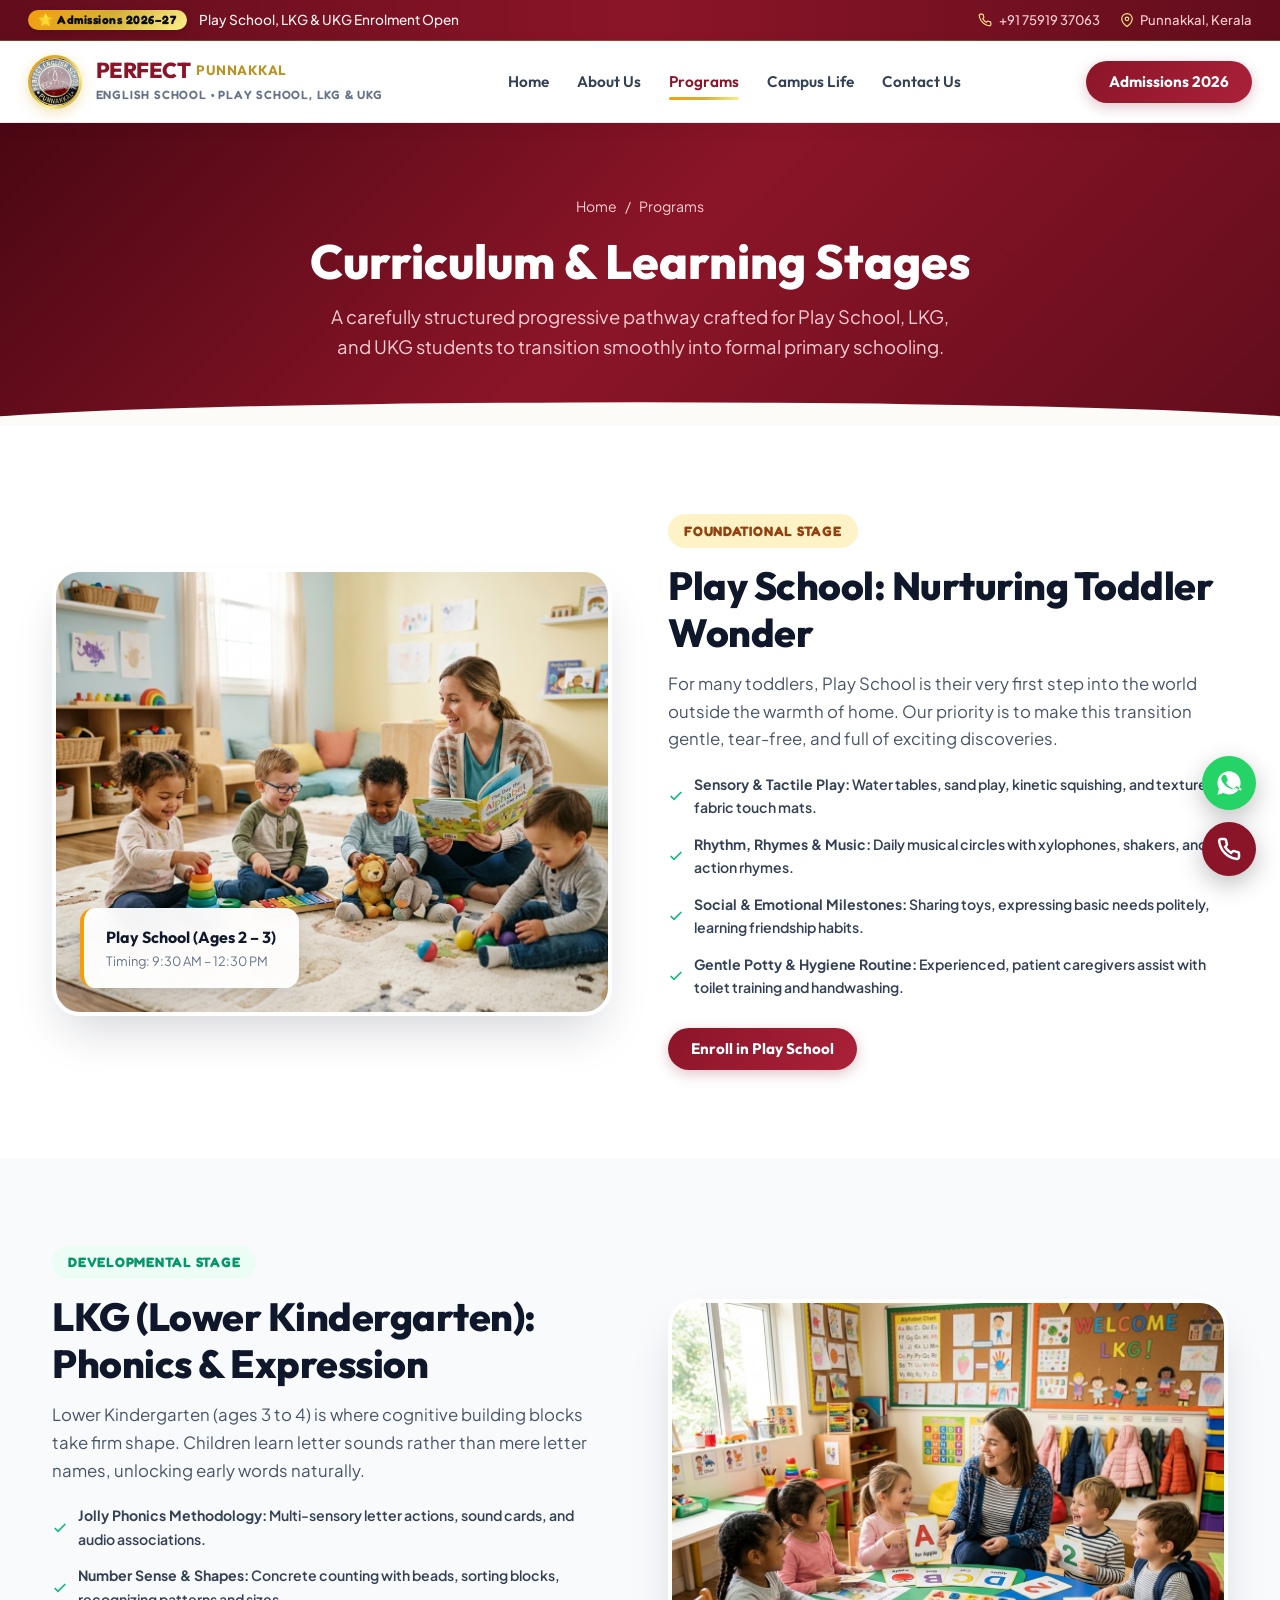
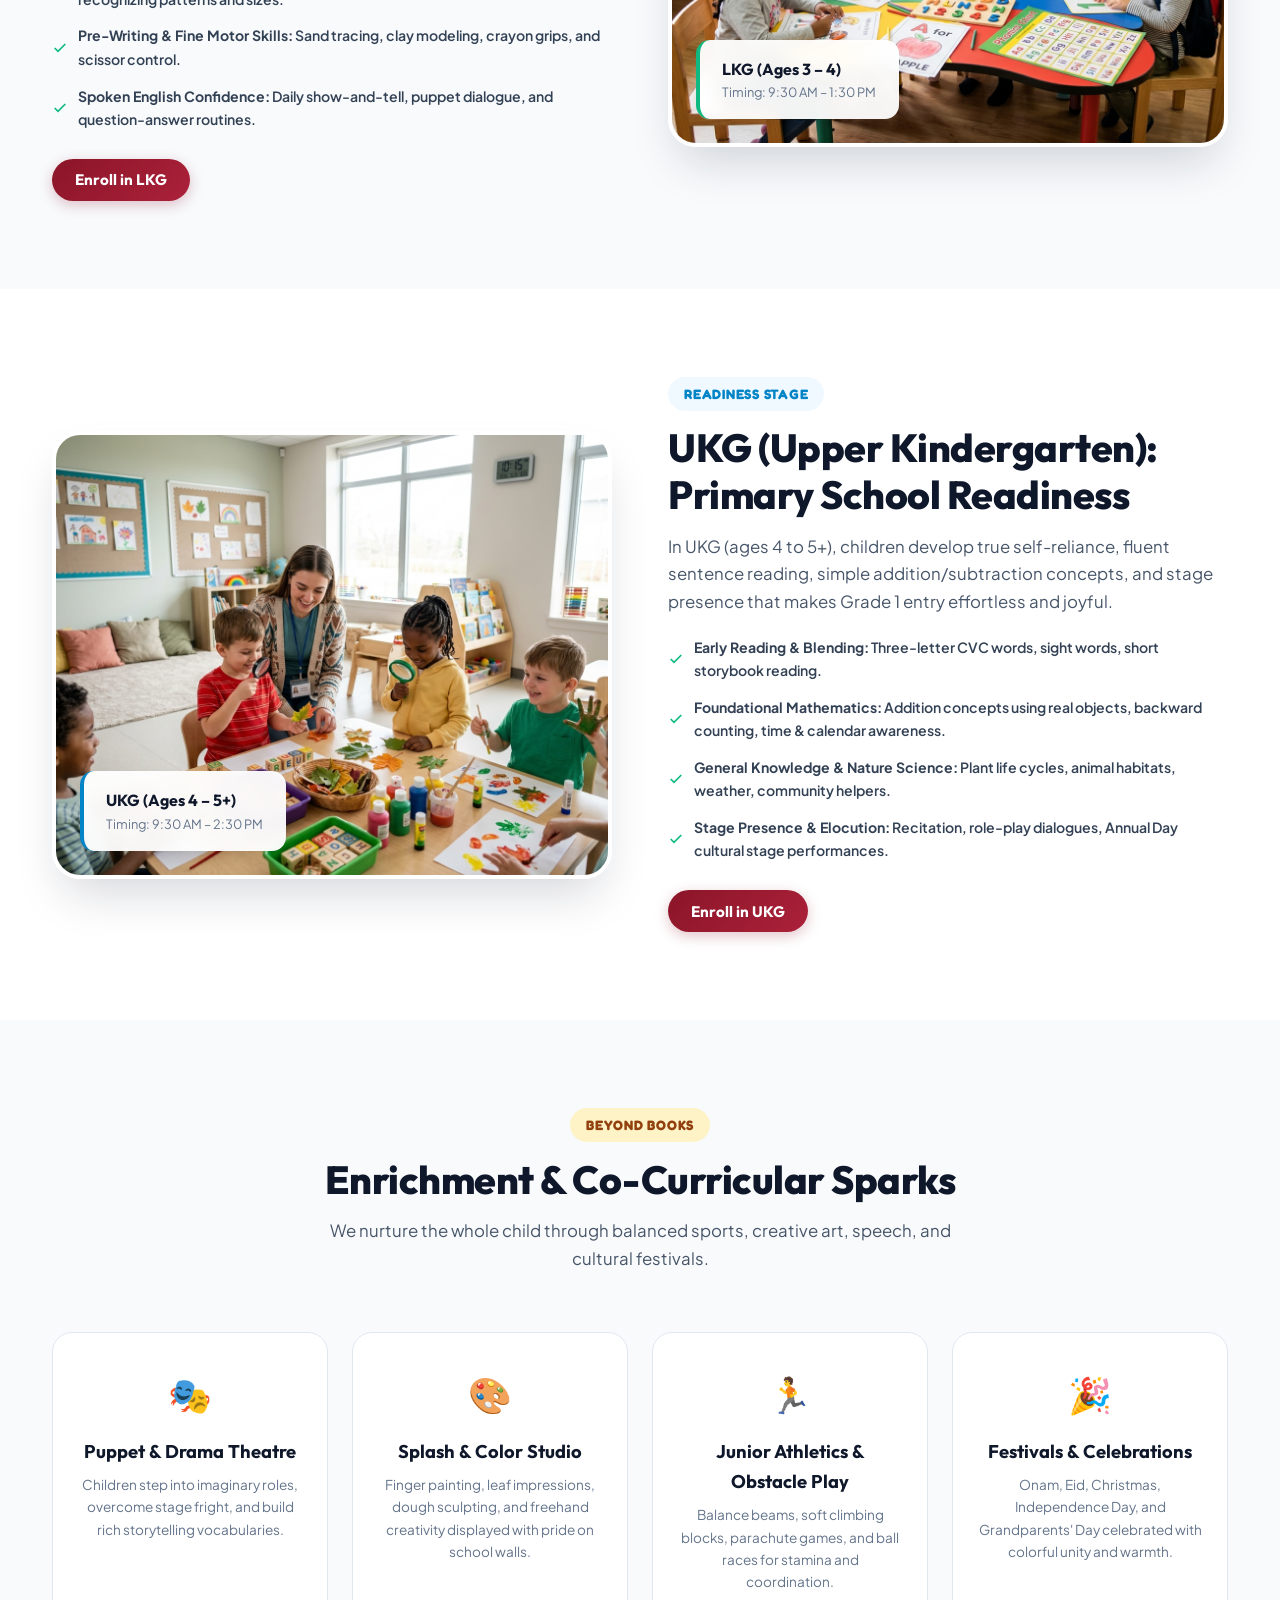
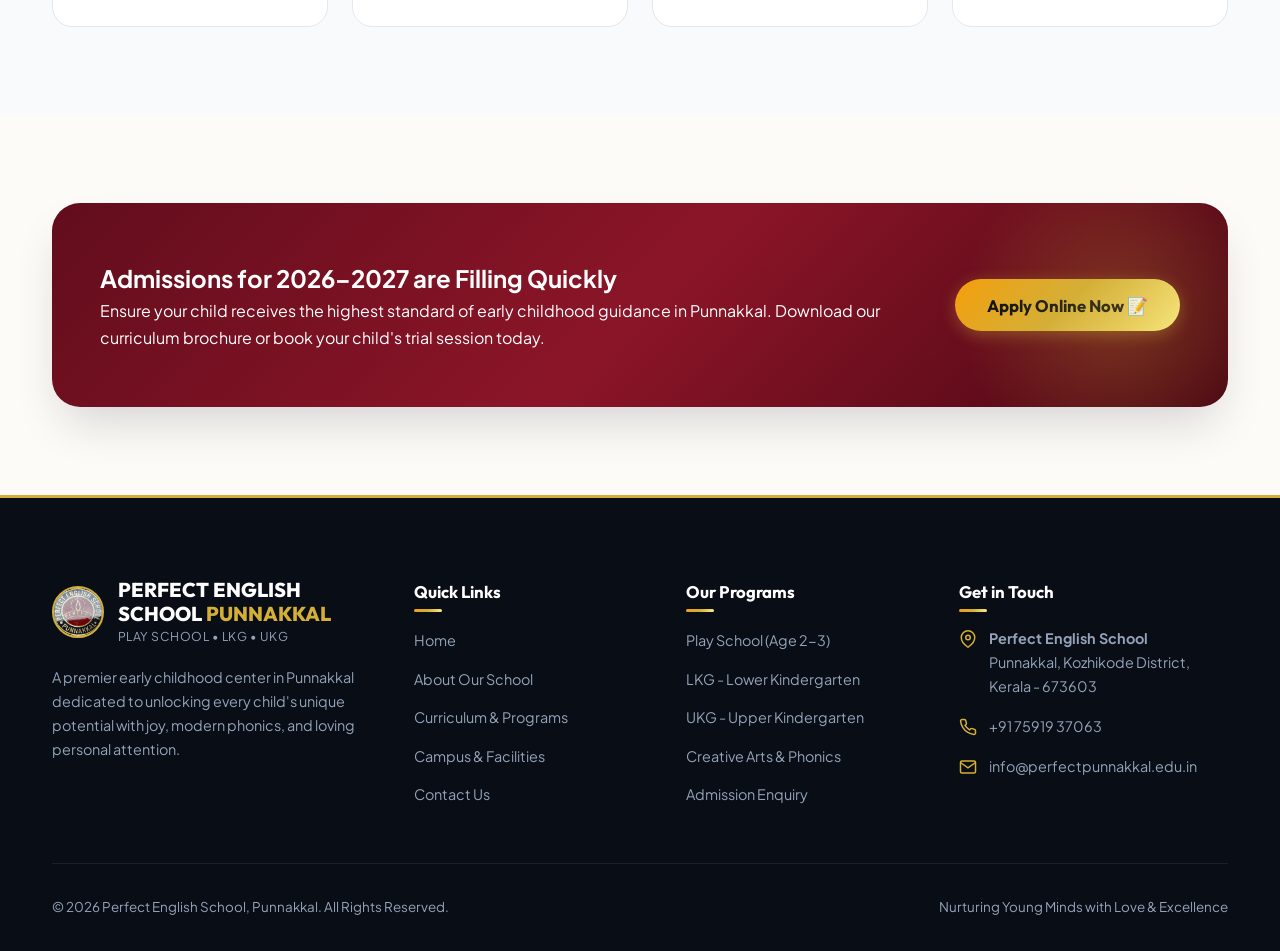
<file: programs.html>
<!DOCTYPE html>
<html lang="en">
<head>
  <meta charset="UTF-8">
  <meta name="viewport" content="width=device-width, initial-scale=1.0">
  <title>Programs &amp; Curriculum | Play School, LKG, UKG - Perfect English School Punnakkal</title>
  <meta name="description" content="Explore our Play School, Lower Kindergarten (LKG), and Upper Kindergarten (UKG) curriculum at Perfect English School Punnakkal. Montessori-blended, phonics, and activity-based learning.">
  <link rel="icon" type="image/jpeg" href="assets/images/school-logo.jpg">
  <link rel="stylesheet" href="assets/css/style.css">
</head>
<body>

  <!-- Top Announcement Bar -->
  <div class="top-bar">
    <div class="container">
      <div class="top-bar-left">
        <span class="badge-tag">🌟 Admissions 2026–27</span>
        <span class="top-bar-text">Play School, LKG &amp; UKG Enrolment Open</span>
      </div>
      <div class="top-bar-right">
        <a href="tel:+917591937063" class="top-bar-link">
          <svg viewBox="0 0 24 24" fill="none" stroke="currentColor" stroke-width="2"><path d="M22 16.92v3a2 2 0 0 1-2.18 2 19.79 19.79 0 0 1-8.63-3.07 19.5 19.5 0 0 1-6-6 19.79 19.79 0 0 1-3.07-8.67A2 2 0 0 1 4.11 2h3a2 2 0 0 1 2 1.72 12.84 12.84 0 0 0 .7 2.81 2 2 0 0 1-.45 2.11L8.09 9.91a16 16 0 0 0 6 6l1.27-1.27a2 2 0 0 1 2.11-.45 12.84 12.84 0 0 0 2.81.7A2 2 0 0 1 22 16.92z"/></svg>
          +91 75919 37063
        </a>
        <a href="contact.html" class="top-bar-link">
          <svg viewBox="0 0 24 24" fill="none" stroke="currentColor" stroke-width="2"><path d="M21 10c0 7-9 13-9 13s-9-6-9-13a9 9 0 0 1 18 0z"/><circle cx="12" cy="10" r="3"/></svg>
          Punnakkal, Kerala
        </a>
      </div>
    </div>
  </div>

  <!-- Header -->
  <header class="header-main">
    <div class="container nav-wrap">
      <a href="index.html" class="brand" title="Perfect English School Punnakkal Home">
        <div class="brand-logo-frame">
          <img src="assets/images/school-logo.jpg" alt="Perfect English School Punnakkal Official Logo" width="58" height="58">
        </div>
        <div class="brand-text">
          <div class="brand-title">
            PERFECT <span class="brand-location">PUNNAKKAL</span>
          </div>
          <div class="brand-subtitle">ENGLISH SCHOOL • PLAY SCHOOL, LKG &amp; UKG</div>
        </div>
      </a>

      <nav class="nav-menu" id="navMenu">
        <!-- Drawer Header for Mobile -->
        <div class="drawer-header">
          <div class="drawer-brand">
            <img src="assets/images/school-logo.jpg" alt="Logo">
            <div>
              <div class="drawer-title">PERFECT ENGLISH</div>
              <div class="drawer-sub">PUNNAKKAL</div>
            </div>
          </div>
          <button type="button" class="drawer-close-btn" id="drawerCloseBtn" aria-label="Close menu">✕</button>
        </div>

        <a href="index.html" class="nav-link">Home</a>
        <a href="about.html" class="nav-link">About Us</a>
        <a href="programs.html" class="nav-link active">Programs</a>
        <a href="index.html#campus" class="nav-link">Campus Life</a>
        <a href="contact.html" class="nav-link">Contact Us</a>

        <!-- Mobile drawer visible CTA -->
        <a href="#" class="btn btn-primary mobile-nav-cta" data-open-modal="admission">✨ Enquire for Admission</a>

        <!-- Mobile Drawer Contacts -->
        <div class="drawer-contacts">
          <a href="tel:+917591937063" class="drawer-contact-pill">📞 Call: +91 75919 37063</a>
          <a href="https://wa.me/917591937063" target="_blank" class="drawer-contact-pill whatsapp">💬 WhatsApp Us</a>
        </div>
      </nav>

      <div class="nav-actions">
        <button type="button" class="btn btn-primary" data-open-modal="admission">
          Admissions 2026
        </button>
        <button type="button" class="nav-toggle" id="navToggle" aria-label="Toggle navigation menu" aria-expanded="false">
          <span></span>
          <span></span>
          <span></span>
        </button>
      </div>
    </div>
  </header>

  <!-- Page Header -->
  <section class="page-header">
    <div class="container">
      <div class="breadcrumbs">
        <a href="index.html">Home</a>
        <span>/</span>
        <span>Programs</span>
      </div>
      <h1 class="page-title">Curriculum &amp; Learning Stages</h1>
      <p class="page-subtitle">A carefully structured progressive pathway crafted for Play School, LKG, and UKG students to transition smoothly into formal primary schooling.</p>
    </div>
  </section>

  <!-- 1. Play School Section -->
  <section class="section section-bg-white" id="playschool">
    <div class="container">
      <div class="about-intro-grid">
        <div class="about-image-card">
          <img src="assets/images/playschool.jpg" alt="Toddlers in Play School circle time">
          <div class="about-founder-badge" style="border-left-color: #f59e0b;">
            <h4>Play School (Ages 2 – 3)</h4>
            <p>Timing: 9:30 AM – 12:30 PM</p>
          </div>
        </div>

        <div>
          <span class="section-tag section-tag-gold">Foundational Stage</span>
          <h2 class="section-title">Play School: Nurturing Toddler Wonder</h2>
          <p class="section-desc" style="margin-bottom: 1.25rem;">
            For many toddlers, Play School is their very first step into the world outside the warmth of home. Our priority is to make this transition gentle, tear-free, and full of exciting discoveries.
          </p>

          <div style="display: flex; flex-direction: column; gap: 0.85rem; margin-bottom: 1.75rem;">
            <div class="program-feature-item">
              <svg viewBox="0 0 24 24" fill="none" stroke="currentColor" stroke-width="2.5"><polyline points="20 6 9 17 4 12"/></svg>
              <span><strong>Sensory &amp; Tactile Play:</strong> Water tables, sand play, kinetic squishing, and textured fabric touch mats.</span>
            </div>
            <div class="program-feature-item">
              <svg viewBox="0 0 24 24" fill="none" stroke="currentColor" stroke-width="2.5"><polyline points="20 6 9 17 4 12"/></svg>
              <span><strong>Rhythm, Rhymes &amp; Music:</strong> Daily musical circles with xylophones, shakers, and action rhymes.</span>
            </div>
            <div class="program-feature-item">
              <svg viewBox="0 0 24 24" fill="none" stroke="currentColor" stroke-width="2.5"><polyline points="20 6 9 17 4 12"/></svg>
              <span><strong>Social &amp; Emotional Milestones:</strong> Sharing toys, expressing basic needs politely, learning friendship habits.</span>
            </div>
            <div class="program-feature-item">
              <svg viewBox="0 0 24 24" fill="none" stroke="currentColor" stroke-width="2.5"><polyline points="20 6 9 17 4 12"/></svg>
              <span><strong>Gentle Potty &amp; Hygiene Routine:</strong> Experienced, patient caregivers assist with toilet training and handwashing.</span>
            </div>
          </div>

          <button type="button" class="btn btn-primary" data-open-modal="admission">
            Enroll in Play School
          </button>
        </div>
      </div>
    </div>
  </section>

  <!-- 2. LKG Section -->
  <section class="section section-bg-soft" id="lkg">
    <div class="container">
      <div class="about-intro-grid">
        <div>
          <span class="section-tag" style="background:#ecfdf5; color:#059669;">Developmental Stage</span>
          <h2 class="section-title">LKG (Lower Kindergarten): Phonics &amp; Expression</h2>
          <p class="section-desc" style="margin-bottom: 1.25rem;">
            Lower Kindergarten (ages 3 to 4) is where cognitive building blocks take firm shape. Children learn letter sounds rather than mere letter names, unlocking early words naturally.
          </p>

          <div style="display: flex; flex-direction: column; gap: 0.85rem; margin-bottom: 1.75rem;">
            <div class="program-feature-item">
              <svg viewBox="0 0 24 24" fill="none" stroke="currentColor" stroke-width="2.5"><polyline points="20 6 9 17 4 12"/></svg>
              <span><strong>Jolly Phonics Methodology:</strong> Multi-sensory letter actions, sound cards, and audio associations.</span>
            </div>
            <div class="program-feature-item">
              <svg viewBox="0 0 24 24" fill="none" stroke="currentColor" stroke-width="2.5"><polyline points="20 6 9 17 4 12"/></svg>
              <span><strong>Number Sense &amp; Shapes:</strong> Concrete counting with beads, sorting blocks, recognizing patterns and sizes.</span>
            </div>
            <div class="program-feature-item">
              <svg viewBox="0 0 24 24" fill="none" stroke="currentColor" stroke-width="2.5"><polyline points="20 6 9 17 4 12"/></svg>
              <span><strong>Pre-Writing &amp; Fine Motor Skills:</strong> Sand tracing, clay modeling, crayon grips, and scissor control.</span>
            </div>
            <div class="program-feature-item">
              <svg viewBox="0 0 24 24" fill="none" stroke="currentColor" stroke-width="2.5"><polyline points="20 6 9 17 4 12"/></svg>
              <span><strong>Spoken English Confidence:</strong> Daily show-and-tell, puppet dialogue, and question-answer routines.</span>
            </div>
          </div>

          <button type="button" class="btn btn-primary" data-open-modal="admission">
            Enroll in LKG
          </button>
        </div>

        <div class="about-image-card">
          <img src="assets/images/lkg.jpg" alt="LKG students learning English phonics">
          <div class="about-founder-badge" style="border-left-color: #10b981;">
            <h4>LKG (Ages 3 – 4)</h4>
            <p>Timing: 9:30 AM – 1:30 PM</p>
          </div>
        </div>
      </div>
    </div>
  </section>

  <!-- 3. UKG Section -->
  <section class="section section-bg-white" id="ukg">
    <div class="container">
      <div class="about-intro-grid">
        <div class="about-image-card">
          <img src="assets/images/ukg.jpg" alt="UKG students exploring nature science and reading">
          <div class="about-founder-badge" style="border-left-color: #0284c7;">
            <h4>UKG (Ages 4 – 5+)</h4>
            <p>Timing: 9:30 AM – 2:30 PM</p>
          </div>
        </div>

        <div>
          <span class="section-tag" style="background:#f0f9ff; color:#0284c7;">Readiness Stage</span>
          <h2 class="section-title">UKG (Upper Kindergarten): Primary School Readiness</h2>
          <p class="section-desc" style="margin-bottom: 1.25rem;">
            In UKG (ages 4 to 5+), children develop true self-reliance, fluent sentence reading, simple addition/subtraction concepts, and stage presence that makes Grade 1 entry effortless and joyful.
          </p>

          <div style="display: flex; flex-direction: column; gap: 0.85rem; margin-bottom: 1.75rem;">
            <div class="program-feature-item">
              <svg viewBox="0 0 24 24" fill="none" stroke="currentColor" stroke-width="2.5"><polyline points="20 6 9 17 4 12"/></svg>
              <span><strong>Early Reading &amp; Blending:</strong> Three-letter CVC words, sight words, short storybook reading.</span>
            </div>
            <div class="program-feature-item">
              <svg viewBox="0 0 24 24" fill="none" stroke="currentColor" stroke-width="2.5"><polyline points="20 6 9 17 4 12"/></svg>
              <span><strong>Foundational Mathematics:</strong> Addition concepts using real objects, backward counting, time &amp; calendar awareness.</span>
            </div>
            <div class="program-feature-item">
              <svg viewBox="0 0 24 24" fill="none" stroke="currentColor" stroke-width="2.5"><polyline points="20 6 9 17 4 12"/></svg>
              <span><strong>General Knowledge &amp; Nature Science:</strong> Plant life cycles, animal habitats, weather, community helpers.</span>
            </div>
            <div class="program-feature-item">
              <svg viewBox="0 0 24 24" fill="none" stroke="currentColor" stroke-width="2.5"><polyline points="20 6 9 17 4 12"/></svg>
              <span><strong>Stage Presence &amp; Elocution:</strong> Recitation, role-play dialogues, Annual Day cultural stage performances.</span>
            </div>
          </div>

          <button type="button" class="btn btn-primary" data-open-modal="admission">
            Enroll in UKG
          </button>
        </div>
      </div>
    </div>
  </section>

  <!-- Co-Curricular & Special Highlights -->
  <section class="section section-bg-soft" id="activities">
    <div class="container">
      <div class="section-header">
        <span class="section-tag section-tag-gold">Beyond Books</span>
        <h2 class="section-title">Enrichment &amp; Co-Curricular Sparks</h2>
        <p class="section-desc">We nurture the whole child through balanced sports, creative art, speech, and cultural festivals.</p>
      </div>

      <div class="values-grid">
        <div class="value-card">
          <div class="value-emoji">🎭</div>
          <h4>Puppet &amp; Drama Theatre</h4>
          <p>Children step into imaginary roles, overcome stage fright, and build rich storytelling vocabularies.</p>
        </div>
        <div class="value-card">
          <div class="value-emoji">🎨</div>
          <h4>Splash &amp; Color Studio</h4>
          <p>Finger painting, leaf impressions, dough sculpting, and freehand creativity displayed with pride on school walls.</p>
        </div>
        <div class="value-card">
          <div class="value-emoji">🏃</div>
          <h4>Junior Athletics &amp; Obstacle Play</h4>
          <p>Balance beams, soft climbing blocks, parachute games, and ball races for stamina and coordination.</p>
        </div>
        <div class="value-card">
          <div class="value-emoji">🎉</div>
          <h4>Festivals &amp; Celebrations</h4>
          <p>Onam, Eid, Christmas, Independence Day, and Grandparents' Day celebrated with colorful unity and warmth.</p>
        </div>
      </div>
    </div>
  </section>

  <!-- CTA Banner -->
  <section class="section">
    <div class="container">
      <div class="cta-banner cta-banner-action">
        <div>
          <h2>Admissions for 2026–2027 are Filling Quickly</h2>
          <p>Ensure your child receives the highest standard of early childhood guidance in Punnakkal. Download our curriculum brochure or book your child's trial session today.</p>
        </div>
        <div>
          <button type="button" class="btn btn-gold btn-lg" data-open-modal="admission">
            Apply Online Now 📝
          </button>
        </div>
      </div>
    </div>
  </section>

  <!-- Footer -->
  <footer class="footer">
    <div class="container">
      <div class="footer-grid">
        <div class="footer-brand">
          <div class="footer-logo-row">
            <img src="assets/images/school-logo.jpg" alt="Perfect English School Logo" class="footer-logo-img">
            <div>
              <div class="footer-brand-title">PERFECT ENGLISH SCHOOL <span>PUNNAKKAL</span></div>
              <div class="footer-brand-tagline">PLAY SCHOOL • LKG • UKG</div>
            </div>
          </div>
          <p class="footer-desc">
            A premier early childhood center in Punnakkal dedicated to unlocking every child's unique potential with joy, modern phonics, and loving personal attention.
          </p>
        </div>

        <div>
          <h4 class="footer-title">Quick Links</h4>
          <ul class="footer-links">
            <li><a href="index.html">Home</a></li>
            <li><a href="about.html">About Our School</a></li>
            <li><a href="programs.html">Curriculum &amp; Programs</a></li>
            <li><a href="index.html#campus">Campus &amp; Facilities</a></li>
            <li><a href="contact.html">Contact Us</a></li>
          </ul>
        </div>

        <div>
          <h4 class="footer-title">Our Programs</h4>
          <ul class="footer-links">
            <li><a href="programs.html#playschool">Play School (Age 2-3)</a></li>
            <li><a href="programs.html#lkg">LKG - Lower Kindergarten</a></li>
            <li><a href="programs.html#ukg">UKG - Upper Kindergarten</a></li>
            <li><a href="programs.html#activities">Creative Arts &amp; Phonics</a></li>
            <li><a href="#" data-open-modal="admission">Admission Enquiry</a></li>
          </ul>
        </div>

        <div>
          <h4 class="footer-title">Get in Touch</h4>
          <div class="footer-contact-item">
            <svg viewBox="0 0 24 24" fill="none" stroke="currentColor" stroke-width="2"><path d="M21 10c0 7-9 13-9 13s-9-6-9-13a9 9 0 0 1 18 0z"/><circle cx="12" cy="10" r="3"/></svg>
            <div>
              <strong>Perfect English School</strong><br>
              Punnakkal, Kozhikode District, Kerala - 673603
            </div>
          </div>
          <div class="footer-contact-item">
            <svg viewBox="0 0 24 24" fill="none" stroke="currentColor" stroke-width="2"><path d="M22 16.92v3a2 2 0 0 1-2.18 2 19.79 19.79 0 0 1-8.63-3.07 19.5 19.5 0 0 1-6-6 19.79 19.79 0 0 1-3.07-8.67A2 2 0 0 1 4.11 2h3a2 2 0 0 1 2 1.72 12.84 12.84 0 0 0 .7 2.81 2 2 0 0 1-.45 2.11L8.09 9.91a16 16 0 0 0 6 6l1.27-1.27a2 2 0 0 1 2.11-.45 12.84 12.84 0 0 0 2.81.7A2 2 0 0 1 22 16.92z"/></svg>
            <div><a href="tel:+917591937063" style="color: inherit; text-decoration: none;">+91 75919 37063</a></div>
          </div>
          <div class="footer-contact-item">
            <svg viewBox="0 0 24 24" fill="none" stroke="currentColor" stroke-width="2"><path d="M4 4h16c1.1 0 2 .9 2 2v12c0 1.1-.9 2-2 2H4c-1.1 0-2-.9-2-2V6c0-1.1.9-2 2-2z"/><polyline points="22,6 12,13 2,6"/></svg>
            <div>info@perfectpunnakkal.edu.in</div>
          </div>
        </div>
      </div>

      <div class="footer-bottom">
        <div>&copy; 2026 Perfect English School, Punnakkal. All Rights Reserved.</div>
        <div>Nurturing Young Minds with Love &amp; Excellence</div>
      </div>
    </div>
  </footer>

  <!-- Floating Actions -->
  <div class="floating-actions">
    <a href="https://wa.me/917591937063?text=Hello%20Perfect%20English%20School%20Punnakkal,%20I%20have%20an%20enquiry" target="_blank" class="fab-btn fab-whatsapp" aria-label="Chat on WhatsApp">
      <svg width="28" height="28" viewBox="0 0 24 24" fill="currentColor">
        <path d="M12.04 2c-5.46 0-9.91 4.45-9.91 9.91 0 1.75.46 3.45 1.32 4.95L2.05 22l5.25-1.38c1.45.79 3.08 1.21 4.74 1.21 5.46 0 9.91-4.45 9.91-9.91 0-5.46-4.45-9.92-9.91-9.92zm5.82 14.07c-.24.68-1.39 1.3-1.92 1.38-.5.08-1.14.11-3.69-.93-3.26-1.33-5.35-4.63-5.51-4.85-.16-.22-1.32-1.76-1.32-3.36 0-1.6 1.05-2.39 1.42-2.71.37-.32.81-.4 1.08-.4.27 0 .54.01.78.02.25.01.59-.1.92.7.34.82 1.16 2.82 1.26 3.03.1.21.17.46.03.73-.14.27-.21.44-.42.68-.21.24-.44.54-.63.73-.21.2-.43.43-.19.84.25.42 1.1 1.81 2.37 2.94 1.63 1.45 3.01 1.9 3.44 2.11.43.21.68.18.93-.11.25-.29 1.08-1.25 1.37-1.68.29-.43.58-.36.98-.21.4.15 2.53 1.19 2.96 1.41.44.22.73.33.84.52.1.19.1 1.09-.14 1.77z"/>
      </svg>
      <span class="fab-tooltip">Chat with us on WhatsApp</span>
    </a>
    <a href="tel:+917591937063" class="fab-btn fab-call" aria-label="Call School">
      <svg width="24" height="24" viewBox="0 0 24 24" fill="none" stroke="currentColor" stroke-width="2.5"><path d="M22 16.92v3a2 2 0 0 1-2.18 2 19.79 19.79 0 0 1-8.63-3.07 19.5 19.5 0 0 1-6-6 19.79 19.79 0 0 1-3.07-8.67A2 2 0 0 1 4.11 2h3a2 2 0 0 1 2 1.72 12.84 12.84 0 0 0 .7 2.81 2 2 0 0 1-.45 2.11L8.09 9.91a16 16 0 0 0 6 6l1.27-1.27a2 2 0 0 1 2.11-.45 12.84 12.84 0 0 0 2.81.7A2 2 0 0 1 22 16.92z"/></svg>
      <span class="fab-tooltip">Direct Call</span>
    </a>
  </div>

  <!-- Admission Modal -->
  <div class="modal-backdrop" id="admissionModal" role="dialog" aria-modal="true" aria-labelledby="modalTitle">
    <div class="modal-card">
      <button type="button" class="modal-close-btn" id="modalCloseBtn" aria-label="Close dialog">✕</button>
      <div class="modal-header">
        <span class="badge-tag" style="margin-bottom: 0.5rem;">Admissions 2026–2027</span>
        <h3 class="modal-title" id="modalTitle">Enquire for Admission</h3>
        <p class="modal-subtitle">Leave your details below and our Admissions Coordinator will contact you with fee structures and campus visit options.</p>
      </div>
      <form id="admissionForm">
        <div class="form-row">
          <div class="form-group">
            <label class="form-label" for="parentName">Parent's Name *</label>
            <input type="text" id="parentName" class="form-control" placeholder="e.g. Anjali Nair" required>
          </div>
          <div class="form-group">
            <label class="form-label" for="phoneNum">Phone / WhatsApp Number *</label>
            <input type="tel" id="phoneNum" class="form-control" placeholder="e.g. 75919 37063" required>
          </div>
        </div>

        <div class="form-row">
          <div class="form-group">
            <label class="form-label" for="childName">Child's Name *</label>
            <input type="text" id="childName" class="form-control" placeholder="Child's full name" required>
          </div>
          <div class="form-group">
            <label class="form-label" for="childAge">Child's Age / DOB *</label>
            <input type="text" id="childAge" class="form-control" placeholder="e.g. 3.5 Years" required>
          </div>
        </div>

        <div class="form-group">
          <label class="form-label" for="programSelect">Class Seeking Admission For *</label>
          <select id="programSelect" class="form-control" required>
            <option value="">-- Choose Class --</option>
            <option value="Play School">Play School (Ages 2 to 3)</option>
            <option value="LKG">LKG - Lower Kindergarten (Ages 3 to 4)</option>
            <option value="UKG">UKG - Upper Kindergarten (Ages 4 to 5+)</option>
          </select>
        </div>

        <div class="form-group">
          <label class="form-label" for="addressArea">Residential Area / Landmark in/near Punnakkal</label>
          <input type="text" id="addressArea" class="form-control" placeholder="e.g. Near Punnakkal Bus Stop">
        </div>

        <div class="form-group">
          <label class="form-label" for="enquiryMessage">Any specific question or need?</label>
          <textarea id="enquiryMessage" class="form-control" rows="3" placeholder="Tell us if you need school transport or have specific preferences..."></textarea>
        </div>

        <button type="submit" class="btn btn-primary btn-lg" style="width: 100%; margin-top: 0.5rem;">
          Submit Admission Enquiry ✨
        </button>
      </form>
    </div>
  </div>

  <script src="assets/js/main.js"></script>
</body>
</html>
</file>
<file: assets/css/style.css>
/* ===================================================================
   PERFECT ENGLISH SCHOOL PUNNAKKAL
   Play School • LKG • UKG
   Modern Preschool & Kindergarten Stylesheet
   =================================================================== */

@import url('https://fonts.googleapis.com/css2?family=Fredoka:wght@400;500;600;700&family=Outfit:wght@400;500;600;700;800&family=Plus+Jakarta+Sans:ital,wght@0,400;0,500;0,600;0,700;1,400&display=swap');

:root {
  /* Brand Palette from Logo */
  --primary: #8b1528;
  --primary-dark: #620d1c;
  --primary-light: #ab213a;
  --primary-soft: #fdf2f4;
  --primary-glow: rgba(139, 21, 40, 0.25);

  --gold: #d4af37;
  --gold-dark: #b89222;
  --gold-light: #fbe58a;
  --gold-gradient: linear-gradient(135deg, #f59e0b 0%, #d4af37 50%, #fef08a 100%);
  --gold-glow: rgba(212, 175, 55, 0.35);

  /* Playful Early Education Accents */
  --color-sun: #f59e0b;
  --color-sun-bg: #fffbeb;
  --color-mint: #10b981;
  --color-mint-bg: #ecfdf5;
  --color-sky: #0ea5e9;
  --color-sky-bg: #f0f9ff;
  --color-berry: #ec4899;
  --color-berry-bg: #fdf2f8;
  --color-violet: #8b5cf6;
  --color-violet-bg: #f5f3ff;

  /* Neutral & Dark */
  --navy: #0f172a;
  --navy-dark: #090d16;
  --slate-800: #1e293b;
  --slate-700: #334155;
  --slate-600: #475569;
  --slate-500: #64748b;
  --slate-400: #94a3b8;
  --slate-200: #e2e8f0;
  --slate-100: #f1f5f9;
  --slate-50: #f8fafc;
  --cream-bg: #fdfbf7;
  --white: #ffffff;

  /* Typography */
  --font-display: 'Outfit', -apple-system, BlinkMacSystemFont, sans-serif;
  --font-fun: 'Fredoka', cursive, sans-serif;
  --font-body: 'Plus Jakarta Sans', -apple-system, BlinkMacSystemFont, sans-serif;

  /* Elevation & Shadows */
  --shadow-sm: 0 2px 8px rgba(15, 23, 42, 0.04), 0 1px 2px rgba(15, 23, 42, 0.06);
  --shadow-md: 0 8px 24px -4px rgba(15, 23, 42, 0.08), 0 4px 12px -2px rgba(15, 23, 42, 0.04);
  --shadow-lg: 0 16px 36px -6px rgba(15, 23, 42, 0.12), 0 8px 16px -4px rgba(15, 23, 42, 0.06);
  --shadow-xl: 0 24px 48px -12px rgba(15, 23, 42, 0.18);
  --shadow-glow: 0 12px 32px rgba(139, 21, 40, 0.22);
  --shadow-gold: 0 10px 28px rgba(212, 175, 55, 0.3);

  /* Radius */
  --radius-sm: 8px;
  --radius-md: 14px;
  --radius-lg: 20px;
  --radius-xl: 28px;
  --radius-pill: 9999px;

  /* Transitions */
  --transition: all 0.28s cubic-bezier(0.4, 0, 0.2, 1);
  --transition-bounce: all 0.4s cubic-bezier(0.34, 1.56, 0.64, 1);
}

/* Base Reset */
*, *::before, *::after {
  box-sizing: border-box;
  margin: 0;
  padding: 0;
}

html {
  scroll-behavior: smooth;
  font-size: 16px;
  -webkit-font-smoothing: antialiased;
  -moz-osx-font-smoothing: grayscale;
  overflow-x: hidden;
  max-width: 100%;
}

body {
  font-family: var(--font-body);
  background-color: var(--cream-bg);
  color: var(--slate-700);
  line-height: 1.65;
  overflow-x: hidden;
  max-width: 100%;
  position: relative;
}

img, svg {
  display: block;
  max-width: 100%;
}

a {
  color: inherit;
  text-decoration: none;
  transition: var(--transition);
}

button, input, select, textarea {
  font-family: inherit;
  font-size: inherit;
  color: inherit;
  border: none;
  outline: none;
}

ul, ol {
  list-style: none;
}

/* Container */
.container {
  width: 100%;
  max-width: 1240px;
  margin-left: auto;
  margin-right: auto;
  padding-left: 2rem;
  padding-right: 2rem;
}

/* ===================================================================
   TOP ANNOUNCEMENT BAR
   =================================================================== */
.top-bar {
  background: linear-gradient(90deg, #620d1c 0%, #8b1528 50%, #620d1c 100%);
  color: #fff;
  font-size: 0.85rem;
  padding: 0.55rem 1rem;
  border-bottom: 1px solid rgba(212, 175, 55, 0.3);
  position: relative;
  z-index: 50;
}

.top-bar .container {
  display: flex;
  justify-content: space-between;
  align-items: center;
  gap: 1rem;
  flex-wrap: wrap;
  padding-left: 0.5rem;
  padding-right: 0.5rem;
}

.top-bar-left {
  display: flex;
  align-items: center;
  gap: 0.75rem;
}

.badge-tag {
  background: var(--gold-gradient);
  color: var(--navy-dark);
  font-family: var(--font-fun);
  font-size: 0.75rem;
  font-weight: 700;
  padding: 0.2rem 0.65rem;
  border-radius: var(--radius-pill);
  letter-spacing: 0.5px;
  box-shadow: 0 2px 6px rgba(0,0,0,0.2);
  display: inline-flex;
  align-items: center;
  gap: 0.35rem;
  white-space: nowrap;
  flex-shrink: 0;
  line-height: 1.2;
}

.top-bar-text {
  font-weight: 500;
  color: #fef2f2;
}

.top-bar-right {
  display: flex;
  align-items: center;
  gap: 1.25rem;
}

.top-bar-link {
  display: inline-flex;
  align-items: center;
  gap: 0.4rem;
  color: #fecdd3;
  font-size: 0.82rem;
  font-weight: 500;
}

.top-bar-link:hover {
  color: var(--gold-light);
}

.top-bar-link svg {
  width: 14px;
  height: 14px;
  stroke: var(--gold-light);
}

/* ===================================================================
   MAIN NAVBAR
   =================================================================== */
.header-main {
  position: sticky;
  top: 0;
  z-index: 100;
  background: rgba(255, 255, 255, 0.94);
  backdrop-filter: blur(14px);
  -webkit-backdrop-filter: blur(14px);
  border-bottom: 1px solid rgba(226, 232, 240, 0.85);
  box-shadow: 0 4px 20px rgba(15, 23, 42, 0.04);
  transition: var(--transition);
}

.header-main.scrolled {
  box-shadow: 0 8px 30px rgba(15, 23, 42, 0.08);
  background: rgba(255, 255, 255, 0.98);
}

.nav-wrap {
  display: flex;
  align-items: center;
  justify-content: space-between;
  padding: 0.85rem 0.5rem;
}

/* Brand Logo */
.brand {
  display: flex;
  align-items: center;
  gap: 0.85rem;
  text-decoration: none;
}

.brand-logo-frame {
  width: 54px;
  height: 54px;
  border-radius: 50%;
  padding: 3px;
  background: linear-gradient(135deg, #f59e0b, #d4af37, #fef08a, #b89222);
  box-shadow: 0 4px 14px rgba(212, 175, 55, 0.35);
  position: relative;
  flex-shrink: 0;
  transition: var(--transition-bounce);
}

.brand:hover .brand-logo-frame {
  transform: scale(1.06) rotate(3deg);
  box-shadow: 0 6px 20px rgba(212, 175, 55, 0.5);
}

.brand-logo-frame img {
  width: 100%;
  height: 100%;
  border-radius: 50%;
  object-fit: contain;
  background: #620d1c;
}

.brand-text {
  display: flex;
  flex-direction: column;
}

.brand-title {
  font-family: var(--font-display);
  font-size: 1.35rem;
  font-weight: 800;
  letter-spacing: -0.5px;
  color: var(--primary);
  line-height: 1.15;
  display: flex;
  align-items: center;
  gap: 0.4rem;
}

.brand-location {
  color: var(--gold-dark);
  font-weight: 700;
  font-size: 0.85rem;
  letter-spacing: 0.5px;
}

.brand-subtitle {
  font-family: var(--font-fun);
  font-size: 0.75rem;
  font-weight: 600;
  color: var(--slate-500);
  letter-spacing: 0.8px;
  text-transform: uppercase;
  margin-top: 2px;
}

/* Navigation Links */
.nav-menu {
  display: flex;
  align-items: center;
  gap: 1.75rem;
}

.nav-link {
  font-family: var(--font-display);
  font-size: 0.96rem;
  font-weight: 600;
  color: var(--slate-700);
  position: relative;
  padding: 0.5rem 0;
  white-space: nowrap;
  display: inline-block;
  line-height: 1.4;
  transition: var(--transition);
}

.nav-link:hover,
.nav-link.active {
  color: var(--primary);
}

.nav-link::after {
  content: '';
  position: absolute;
  bottom: 0;
  left: 0;
  width: 0%;
  height: 3px;
  background: var(--gold-gradient);
  border-radius: var(--radius-pill);
  transition: var(--transition);
}

.nav-link:hover::after,
.nav-link.active::after {
  width: 100%;
}

/* Mobile CTA and drawer components hidden on desktop */
.drawer-header,
.drawer-contacts,
.mobile-nav-cta {
  display: none !important;
}

/* Dimmed backdrop when mobile drawer is open */
.nav-backdrop {
  position: fixed;
  inset: 0;
  background: rgba(15, 23, 42, 0.65);
  backdrop-filter: blur(4px);
  -webkit-backdrop-filter: blur(4px);
  z-index: 98;
  opacity: 0;
  pointer-events: none;
  transition: opacity 0.3s ease;
}

.nav-backdrop.active {
  opacity: 1;
  pointer-events: auto;
}

.nav-actions {
  display: flex;
  align-items: center;
  gap: 1rem;
  flex-shrink: 0;
}

/* Buttons */
.btn {
  display: inline-flex;
  align-items: center;
  justify-content: center;
  gap: 0.55rem;
  font-family: var(--font-display);
  font-weight: 700;
  font-size: 0.95rem;
  padding: 0.72rem 1.45rem;
  border-radius: var(--radius-pill);
  cursor: pointer;
  transition: var(--transition-bounce);
  text-align: center;
  white-space: nowrap;
}

.btn-primary {
  background: linear-gradient(135deg, var(--primary) 0%, var(--primary-light) 100%);
  color: #fff;
  box-shadow: 0 4px 14px var(--primary-glow);
}

.btn-primary:hover {
  transform: translateY(-2px);
  box-shadow: 0 8px 24px rgba(139, 21, 40, 0.35);
  color: #fff;
}

.btn-gold {
  background: var(--gold-gradient);
  color: var(--navy-dark);
  box-shadow: 0 4px 16px var(--gold-glow);
}

.btn-gold:hover {
  transform: translateY(-2px);
  box-shadow: 0 8px 24px rgba(212, 175, 55, 0.45);
}

.btn-outline {
  background: transparent;
  color: var(--primary);
  border: 2px solid var(--primary);
}

.btn-outline:hover {
  background: var(--primary);
  color: #fff;
  transform: translateY(-2px);
}

.btn-outline-white {
  background: rgba(255, 255, 255, 0.12);
  color: #fff;
  border: 2px solid rgba(255, 255, 255, 0.75);
  backdrop-filter: blur(4px);
}

.btn-outline-white:hover {
  background: #fff;
  color: var(--primary);
  border-color: #fff;
  transform: translateY(-2px);
}

.btn-sm {
  padding: 0.5rem 1rem;
  font-size: 0.85rem;
}

.btn-lg {
  padding: 0.95rem 2rem;
  font-size: 1.05rem;
}

.btn-icon {
  width: 18px;
  height: 18px;
}

/* Mobile Hamburger Toggle */
.nav-toggle {
  display: none;
  background: transparent;
  width: 42px;
  height: 42px;
  border-radius: var(--radius-md);
  border: 1px solid var(--slate-200);
  flex-direction: column;
  justify-content: center;
  align-items: center;
  gap: 5px;
  cursor: pointer;
  transition: var(--transition);
}

.nav-toggle span {
  display: block;
  width: 22px;
  height: 2.5px;
  background-color: var(--slate-800);
  border-radius: 2px;
  transition: var(--transition);
}

.nav-toggle.open span:nth-child(1) {
  transform: translateY(7.5px) rotate(45deg);
}

.nav-toggle.open span:nth-child(2) {
  opacity: 0;
}

.nav-toggle.open span:nth-child(3) {
  transform: translateY(-7.5px) rotate(-45deg);
}

/* ===================================================================
   HERO SECTION (HOME)
   =================================================================== */
.hero {
  position: relative;
  padding: 3.5rem 0 5rem;
  background: radial-gradient(circle at 10% 20%, rgba(253, 242, 244, 0.9) 0%, rgba(255, 253, 250, 0.6) 50%, rgba(240, 249, 255, 0.8) 100%);
  overflow: hidden;
}

.hero::before {
  content: '';
  position: absolute;
  top: -120px;
  right: -80px;
  width: 480px;
  height: 480px;
  border-radius: 50%;
  background: radial-gradient(circle, rgba(212, 175, 55, 0.18) 0%, rgba(212, 175, 55, 0) 70%);
  pointer-events: none;
}

.hero-grid {
  display: grid;
  grid-template-columns: 1.15fr 0.95fr;
  align-items: center;
  gap: 3.5rem;
}

.hero-badge-pill {
  display: inline-flex;
  align-items: center;
  gap: 0.6rem;
  background: #ffffff;
  border: 1px solid rgba(212, 175, 55, 0.4);
  padding: 0.4rem 1.1rem;
  border-radius: var(--radius-pill);
  box-shadow: 0 4px 14px rgba(15, 23, 42, 0.05);
  margin-bottom: 1.5rem;
}

.hero-badge-pill span {
  font-family: var(--font-fun);
  font-size: 0.88rem;
  font-weight: 600;
  color: var(--primary);
}

.hero-badge-dot {
  width: 9px;
  height: 9px;
  border-radius: 50%;
  background-color: var(--gold);
  box-shadow: 0 0 0 4px rgba(212, 175, 55, 0.25);
  animation: pulseDot 2s infinite;
}

@keyframes pulseDot {
  0%, 100% { transform: scale(1); opacity: 1; }
  50% { transform: scale(1.3); opacity: 0.7; }
}

.hero-title {
  font-family: var(--font-display);
  font-size: 3.4rem;
  line-height: 1.12;
  font-weight: 800;
  color: var(--navy);
  letter-spacing: -1px;
  margin-bottom: 1.35rem;
}

.hero-title .highlight {
  color: var(--primary);
  position: relative;
  display: inline-block;
}

.hero-title .highlight::after {
  content: '';
  position: absolute;
  left: 0;
  bottom: 6px;
  width: 100%;
  height: 12px;
  background: rgba(212, 175, 55, 0.35);
  z-index: -1;
  border-radius: 6px;
  transform: rotate(-1deg);
}

.hero-lead {
  font-size: 1.15rem;
  color: var(--slate-600);
  line-height: 1.7;
  margin-bottom: 2rem;
  max-width: 580px;
}

.hero-cta-group {
  display: flex;
  align-items: center;
  gap: 1rem;
  flex-wrap: wrap;
  margin-bottom: 2.75rem;
}

/* Stats Counter Row */
.hero-stats {
  display: grid;
  grid-template-columns: repeat(3, 1fr);
  gap: 1.25rem;
  padding-top: 1.75rem;
  border-top: 1px solid var(--slate-200);
}

.stat-item {
  display: flex;
  flex-direction: column;
}

.stat-num {
  font-family: var(--font-display);
  font-size: 2rem;
  font-weight: 800;
  color: var(--primary);
  line-height: 1;
}

.stat-label {
  font-size: 0.85rem;
  font-weight: 600;
  color: var(--slate-500);
  margin-top: 0.35rem;
}

/* Hero Media Display */
.hero-visual {
  position: relative;
}

.hero-media-wrapper {
  position: relative;
  border-radius: var(--radius-xl);
  overflow: hidden;
  box-shadow: 0 20px 48px -10px rgba(139, 21, 40, 0.22), 0 10px 24px rgba(15, 23, 42, 0.08);
  border: 4px solid #fff;
  transition: var(--transition-bounce);
}

.hero-media-wrapper:hover {
  transform: translateY(-6px);
}

.hero-media-wrapper img {
  width: 100%;
  height: 480px;
  object-fit: cover;
  transition: transform 0.6s ease;
}

.hero-media-wrapper:hover img {
  transform: scale(1.03);
}

/* Floating Badges on Hero */
.floating-badge {
  position: absolute;
  background: rgba(255, 255, 255, 0.95);
  backdrop-filter: blur(8px);
  padding: 0.75rem 1.15rem;
  border-radius: var(--radius-lg);
  box-shadow: 0 12px 28px rgba(15, 23, 42, 0.14);
  display: flex;
  align-items: center;
  gap: 0.75rem;
  z-index: 10;
  animation: floatSlow 4s ease-in-out infinite;
}

.floating-badge-1 {
  top: 30px;
  left: -28px;
  border-left: 4px solid var(--color-mint);
}

.floating-badge-2 {
  bottom: 30px;
  right: -24px;
  animation-delay: 2s;
  border-left: 4px solid var(--gold);
}

.badge-icon-box {
  width: 42px;
  height: 42px;
  border-radius: 12px;
  display: flex;
  align-items: center;
  justify-content: center;
  font-size: 1.3rem;
  flex-shrink: 0;
}

.icon-box-mint { background: var(--color-mint-bg); color: var(--color-mint); }
.icon-box-gold { background: var(--color-sun-bg); color: var(--color-sun); }
.icon-box-berry { background: var(--color-berry-bg); color: var(--color-berry); }
.icon-box-sky { background: var(--color-sky-bg); color: var(--color-sky); }

.badge-content h4 {
  font-family: var(--font-display);
  font-size: 0.92rem;
  font-weight: 700;
  color: var(--navy);
  line-height: 1.2;
}

.badge-content p {
  font-size: 0.75rem;
  color: var(--slate-500);
  font-weight: 500;
}

@keyframes floatSlow {
  0%, 100% { transform: translateY(0); }
  50% { transform: translateY(-8px); }
}

/* ===================================================================
   SECTION COMMONS
   =================================================================== */
.section {
  padding: 5.5rem 0;
  position: relative;
}

.section-bg-soft {
  background-color: var(--slate-50);
}

.section-bg-white {
  background-color: var(--white);
}

.section-bg-primary {
  background: linear-gradient(135deg, #620d1c 0%, #8b1528 70%, #ab213a 100%);
  color: #fff;
}

.section-header {
  text-align: center;
  max-width: 680px;
  margin: 0 auto 3.75rem;
}

.section-tag {
  display: inline-flex;
  align-items: center;
  gap: 0.4rem;
  font-family: var(--font-fun);
  font-size: 0.85rem;
  font-weight: 700;
  color: var(--primary);
  background: var(--primary-soft);
  padding: 0.35rem 1rem;
  border-radius: var(--radius-pill);
  text-transform: uppercase;
  letter-spacing: 0.75px;
  margin-bottom: 0.85rem;
}

.section-tag-gold {
  color: #92400e;
  background: #fef3c7;
}

.section-tag-white {
  color: var(--gold-light);
  background: rgba(255, 255, 255, 0.14);
}

.section-title {
  font-family: var(--font-display);
  font-size: 2.45rem;
  font-weight: 800;
  color: var(--navy);
  line-height: 1.2;
  letter-spacing: -0.5px;
  margin-bottom: 0.9rem;
}

.section-title-white {
  color: #fff;
}

.section-desc {
  font-size: 1.05rem;
  color: var(--slate-600);
  line-height: 1.65;
}

.section-desc-white {
  color: #fecdd3;
}

/* ===================================================================
   PROGRAMS CARDS (PLAY SCHOOL, LKG, UKG)
   =================================================================== */
.programs-grid {
  display: grid;
  grid-template-columns: repeat(3, 1fr);
  gap: 2rem;
}

.program-card {
  background: #fff;
  border-radius: var(--radius-xl);
  overflow: hidden;
  box-shadow: var(--shadow-md);
  border: 1px solid var(--slate-200);
  display: flex;
  flex-direction: column;
  transition: var(--transition-bounce);
  position: relative;
}

.program-card:hover {
  transform: translateY(-8px);
  box-shadow: var(--shadow-xl);
}

.program-image-box {
  position: relative;
  height: 220px;
  overflow: hidden;
}

.program-image-box img {
  width: 100%;
  height: 100%;
  object-fit: cover;
  transition: transform 0.5s ease;
}

.program-card:hover .program-image-box img {
  transform: scale(1.08);
}

.program-badge {
  position: absolute;
  top: 16px;
  left: 16px;
  padding: 0.35rem 0.9rem;
  border-radius: var(--radius-pill);
  font-family: var(--font-fun);
  font-size: 0.8rem;
  font-weight: 700;
  box-shadow: 0 4px 10px rgba(0,0,0,0.15);
}

.badge-play { background: #fef08a; color: #854d0e; }
.badge-lkg { background: #bbf7d0; color: #166534; }
.badge-ukg { background: #bae6fd; color: #075985; }

.program-age {
  position: absolute;
  bottom: 14px;
  right: 14px;
  background: rgba(15, 23, 42, 0.8);
  backdrop-filter: blur(4px);
  color: #fff;
  padding: 0.25rem 0.75rem;
  border-radius: var(--radius-pill);
  font-size: 0.76rem;
  font-weight: 600;
}

.program-body {
  padding: 1.75rem;
  display: flex;
  flex-direction: column;
  flex-grow: 1;
}

.program-title {
  font-family: var(--font-display);
  font-size: 1.4rem;
  font-weight: 800;
  color: var(--navy);
  margin-bottom: 0.5rem;
}

.program-desc {
  font-size: 0.92rem;
  color: var(--slate-600);
  line-height: 1.6;
  margin-bottom: 1.25rem;
}

.program-features {
  margin-bottom: 1.5rem;
  display: flex;
  flex-direction: column;
  gap: 0.55rem;
  flex-grow: 1;
}

.program-feature-item {
  display: flex;
  align-items: center;
  gap: 0.6rem;
  font-size: 0.88rem;
  font-weight: 600;
  color: var(--slate-700);
}

.program-feature-item svg {
  width: 16px;
  height: 16px;
  color: var(--color-mint);
  flex-shrink: 0;
}

.program-footer {
  padding-top: 1.25rem;
  border-top: 1px solid var(--slate-100);
  display: flex;
  align-items: center;
  justify-content: space-between;
}

.program-timing {
  font-size: 0.82rem;
  font-weight: 600;
  color: var(--slate-500);
  display: flex;
  align-items: center;
  gap: 0.35rem;
}

/* ===================================================================
   WHY CHOOSE US / FEATURES
   =================================================================== */
.features-grid {
  display: grid;
  grid-template-columns: repeat(3, 1fr);
  gap: 2rem;
}

.feature-box {
  background: #fff;
  border-radius: var(--radius-lg);
  padding: 2.25rem 1.75rem;
  box-shadow: var(--shadow-sm);
  border: 1px solid var(--slate-200);
  transition: var(--transition-bounce);
  position: relative;
  overflow: hidden;
}

.feature-box::before {
  content: '';
  position: absolute;
  top: 0;
  left: 0;
  width: 100%;
  height: 4px;
  background: var(--gold-gradient);
  opacity: 0;
  transition: var(--transition);
}

.feature-box:hover {
  transform: translateY(-6px);
  box-shadow: var(--shadow-lg);
  border-color: rgba(212, 175, 55, 0.4);
}

.feature-box:hover::before {
  opacity: 1;
}

.feature-icon-wrapper {
  width: 58px;
  height: 58px;
  border-radius: 16px;
  display: flex;
  align-items: center;
  justify-content: center;
  font-size: 1.75rem;
  margin-bottom: 1.35rem;
}

.feature-box h3 {
  font-family: var(--font-display);
  font-size: 1.25rem;
  font-weight: 700;
  color: var(--navy);
  margin-bottom: 0.65rem;
}

.feature-box p {
  font-size: 0.94rem;
  color: var(--slate-600);
  line-height: 1.6;
}

/* ===================================================================
   CAMPUS & FACILITIES SHOWCASE
   =================================================================== */
.gallery-grid {
  display: grid;
  grid-template-columns: repeat(4, 1fr);
  gap: 1.5rem;
}

.gallery-card {
  position: relative;
  border-radius: var(--radius-lg);
  overflow: hidden;
  height: 250px;
  box-shadow: var(--shadow-sm);
  cursor: pointer;
}

.gallery-card.featured {
  grid-column: span 2;
}

.gallery-card img {
  width: 100%;
  height: 100%;
  object-fit: cover;
  transition: transform 0.6s ease;
}

.gallery-card:hover img {
  transform: scale(1.08);
}

.gallery-overlay {
  position: absolute;
  inset: 0;
  background: linear-gradient(to top, rgba(15, 23, 42, 0.85) 0%, rgba(15, 23, 42, 0.1) 60%, transparent 100%);
  display: flex;
  flex-direction: column;
  justify-content: flex-end;
  padding: 1.25rem;
  color: #fff;
  opacity: 0.95;
  transition: var(--transition);
}

.gallery-overlay h4 {
  font-family: var(--font-display);
  font-size: 1.05rem;
  font-weight: 700;
}

.gallery-overlay p {
  font-size: 0.8rem;
  color: var(--gold-light);
  margin-top: 2px;
}

/* ===================================================================
   DAY IN THE LIFE / DAILY TIMELINE
   =================================================================== */
.timeline-grid {
  display: grid;
  grid-template-columns: repeat(4, 1fr);
  gap: 1.5rem;
  position: relative;
}

.timeline-card {
  background: #fff;
  border-radius: var(--radius-lg);
  padding: 1.75rem 1.5rem;
  box-shadow: var(--shadow-sm);
  border: 1px solid var(--slate-200);
  text-align: center;
  position: relative;
  transition: var(--transition);
}

.timeline-card:hover {
  transform: translateY(-4px);
  box-shadow: var(--shadow-md);
  border-color: var(--primary-light);
}

.timeline-time {
  display: inline-block;
  background: var(--primary-soft);
  color: var(--primary);
  font-family: var(--font-fun);
  font-size: 0.85rem;
  font-weight: 700;
  padding: 0.25rem 0.8rem;
  border-radius: var(--radius-pill);
  margin-bottom: 0.85rem;
}

.timeline-icon {
  font-size: 2rem;
  margin-bottom: 0.65rem;
}

.timeline-title {
  font-family: var(--font-display);
  font-size: 1.1rem;
  font-weight: 700;
  color: var(--navy);
  margin-bottom: 0.35rem;
}

.timeline-desc {
  font-size: 0.85rem;
  color: var(--slate-600);
}

/* ===================================================================
   TESTIMONIALS (PARENT VOICES)
   =================================================================== */
.testimonials-grid {
  display: grid;
  grid-template-columns: repeat(3, 1fr);
  gap: 2rem;
}

.testimonial-card {
  background: #fff;
  border-radius: var(--radius-xl);
  padding: 2.25rem;
  box-shadow: var(--shadow-md);
  border: 1px solid var(--slate-200);
  display: flex;
  flex-direction: column;
  justify-content: space-between;
  position: relative;
  transition: var(--transition);
}

.testimonial-card:hover {
  transform: translateY(-6px);
  box-shadow: var(--shadow-xl);
}

.stars {
  display: flex;
  gap: 0.25rem;
  color: #f59e0b;
  font-size: 1.1rem;
  margin-bottom: 1rem;
}

.testimonial-quote {
  font-size: 0.98rem;
  color: var(--slate-700);
  line-height: 1.65;
  font-style: italic;
  margin-bottom: 1.5rem;
}

.testimonial-author {
  display: flex;
  align-items: center;
  gap: 0.85rem;
  padding-top: 1.25rem;
  border-top: 1px solid var(--slate-100);
}

.author-avatar {
  width: 46px;
  height: 46px;
  border-radius: 50%;
  background: linear-gradient(135deg, var(--primary), var(--gold));
  color: #fff;
  font-family: var(--font-fun);
  font-weight: 700;
  display: flex;
  align-items: center;
  justify-content: center;
  font-size: 1.1rem;
  flex-shrink: 0;
}

.author-name {
  font-family: var(--font-display);
  font-size: 1rem;
  font-weight: 700;
  color: var(--navy);
}

.author-role {
  font-size: 0.8rem;
  color: var(--slate-500);
}

/* ===================================================================
   FAQ ACCORDION
   =================================================================== */
.faq-wrap {
  max-width: 820px;
  margin: 0 auto;
}

.faq-item {
  background: #fff;
  border-radius: var(--radius-md);
  margin-bottom: 1rem;
  border: 1px solid var(--slate-200);
  box-shadow: var(--shadow-sm);
  overflow: hidden;
  transition: var(--transition);
}

.faq-item.active {
  border-color: var(--gold);
  box-shadow: var(--shadow-md);
}

.faq-question {
  width: 100%;
  text-align: left;
  padding: 1.35rem 1.65rem;
  display: flex;
  align-items: center;
  justify-content: space-between;
  gap: 1rem;
  cursor: pointer;
  background: none;
}

.faq-question h3 {
  font-family: var(--font-display);
  font-size: 1.1rem;
  font-weight: 700;
  color: var(--navy);
}

.faq-icon {
  width: 28px;
  height: 28px;
  border-radius: 50%;
  background: var(--slate-100);
  display: flex;
  align-items: center;
  justify-content: center;
  font-weight: 700;
  color: var(--primary);
  flex-shrink: 0;
  transition: var(--transition-bounce);
}

.faq-item.active .faq-icon {
  background: var(--primary);
  color: #fff;
  transform: rotate(180deg);
}

.faq-answer {
  max-height: 0;
  overflow: hidden;
  transition: max-height 0.35s ease;
}

.faq-answer-inner {
  padding: 0 1.65rem 1.35rem;
  color: var(--slate-600);
  font-size: 0.95rem;
  line-height: 1.65;
}

/* ===================================================================
   ADMISSION CALLOUT BANNER
   =================================================================== */
.cta-banner {
  background: linear-gradient(135deg, #620d1c 0%, #8b1528 50%, #4a0713 100%);
  border-radius: var(--radius-xl);
  padding: 3.5rem 3rem;
  color: #fff;
  position: relative;
  overflow: hidden;
  box-shadow: var(--shadow-xl);
  display: grid;
  grid-template-columns: 1.3fr 1fr;
  align-items: center;
  gap: 2.5rem;
}

.cta-banner::before {
  content: '';
  position: absolute;
  top: -50px;
  right: -50px;
  width: 320px;
  height: 320px;
  border-radius: 50%;
  background: radial-gradient(circle, rgba(212, 175, 55, 0.25) 0%, transparent 70%);
}

.cta-content h2 {
  font-family: var(--font-display);
  font-size: 2.3rem;
  font-weight: 800;
  line-height: 1.2;
  margin-bottom: 1rem;
}

.cta-content p {
  color: #fecdd3;
  font-size: 1.05rem;
  line-height: 1.6;
  margin-bottom: 1.75rem;
}

.cta-btn-group {
  display: flex;
  align-items: center;
  gap: 1rem;
  flex-wrap: wrap;
}

.cta-banner-action {
  grid-template-columns: 1fr auto;
  text-align: left;
}

.cta-quick-form {
  background: #ffffff;
  padding: 2rem;
  border-radius: var(--radius-lg);
  box-shadow: 0 16px 36px rgba(0, 0, 0, 0.22);
  color: var(--slate-800);
}

.cta-quick-form h4 {
  font-family: var(--font-display);
  font-size: 1.25rem;
  font-weight: 700;
  color: var(--navy);
  margin-bottom: 0.35rem;
}

.cta-quick-form p {
  font-size: 0.85rem;
  color: var(--slate-500);
  margin-bottom: 1.2rem;
}

.form-group {
  margin-bottom: 0.95rem;
}

.form-label {
  display: block;
  font-size: 0.84rem;
  font-weight: 600;
  color: var(--slate-700);
  margin-bottom: 0.3rem;
}

.form-control {
  width: 100%;
  padding: 0.72rem 1rem;
  border: 1.5px solid var(--slate-200);
  border-radius: var(--radius-sm);
  background: var(--slate-50);
  color: var(--slate-800);
  font-size: 0.92rem;
  transition: var(--transition);
}

.form-control:focus {
  background: #fff;
  border-color: var(--primary);
  box-shadow: 0 0 0 3px var(--primary-glow);
}

textarea.form-control {
  resize: vertical;
  min-height: 100px;
}

/* ===================================================================
   ABOUT US PAGE SPECIFICS
   =================================================================== */
.page-header {
  background: linear-gradient(135deg, #4a0713 0%, #8b1528 50%, #620d1c 100%);
  color: #fff;
  padding: 4.5rem 0 4rem;
  text-align: center;
  position: relative;
  overflow: hidden;
}

.page-header::after {
  content: '';
  position: absolute;
  bottom: 0;
  left: 0;
  right: 0;
  height: 24px;
  background: var(--cream-bg);
  clip-path: ellipse(55% 100% at 50% 100%);
}

.breadcrumbs {
  display: flex;
  align-items: center;
  justify-content: center;
  gap: 0.5rem;
  font-size: 0.88rem;
  color: #fecdd3;
  margin-bottom: 1rem;
}

.breadcrumbs a:hover {
  color: var(--gold-light);
}

.page-title {
  font-family: var(--font-display);
  font-size: 3rem;
  font-weight: 800;
  line-height: 1.15;
  color: #fff;
  margin-bottom: 0.75rem;
}

.page-subtitle {
  font-size: 1.15rem;
  color: #fecdd3;
  max-width: 650px;
  margin: 0 auto;
}

.about-intro-grid {
  display: grid;
  grid-template-columns: 1fr 1fr;
  align-items: center;
  gap: 3.5rem;
}

.about-image-card {
  position: relative;
  border-radius: var(--radius-xl);
  overflow: hidden;
  box-shadow: var(--shadow-xl);
  border: 4px solid #fff;
}

.about-image-card img {
  width: 100%;
  height: 440px;
  object-fit: cover;
}

.about-founder-badge {
  position: absolute;
  bottom: 24px;
  left: 24px;
  background: rgba(255, 255, 255, 0.95);
  backdrop-filter: blur(8px);
  padding: 1rem 1.4rem;
  border-radius: var(--radius-md);
  box-shadow: var(--shadow-lg);
  border-left: 4px solid var(--gold);
}

.about-founder-badge h4 {
  font-family: var(--font-display);
  font-size: 1rem;
  font-weight: 700;
  color: var(--navy);
}

.about-founder-badge p {
  font-size: 0.8rem;
  color: var(--slate-500);
}

.vision-mission-grid {
  display: grid;
  grid-template-columns: 1fr 1fr;
  gap: 2rem;
  margin-top: 3.5rem;
}

.vm-box {
  background: #fff;
  border-radius: var(--radius-xl);
  padding: 2.5rem;
  box-shadow: var(--shadow-md);
  border: 1px solid var(--slate-200);
  position: relative;
}

.vm-icon {
  width: 64px;
  height: 64px;
  border-radius: 18px;
  display: flex;
  align-items: center;
  justify-content: center;
  font-size: 1.8rem;
  margin-bottom: 1.5rem;
}

.vm-box h3 {
  font-family: var(--font-display);
  font-size: 1.5rem;
  font-weight: 800;
  color: var(--navy);
  margin-bottom: 0.85rem;
}

.vm-box p {
  font-size: 0.98rem;
  color: var(--slate-600);
  line-height: 1.7;
}

/* Values Grid */
.values-grid {
  display: grid;
  grid-template-columns: repeat(4, 1fr);
  gap: 1.5rem;
}

.value-card {
  background: #fff;
  padding: 2rem 1.5rem;
  border-radius: var(--radius-lg);
  border: 1px solid var(--slate-200);
  text-align: center;
  transition: var(--transition-bounce);
}

.value-card:hover {
  transform: translateY(-6px);
  box-shadow: var(--shadow-md);
}

.value-emoji {
  font-size: 2.2rem;
  margin-bottom: 0.85rem;
}

.value-card h4 {
  font-family: var(--font-display);
  font-size: 1.15rem;
  font-weight: 700;
  color: var(--navy);
  margin-bottom: 0.4rem;
}

.value-card p {
  font-size: 0.85rem;
  color: var(--slate-500);
}

/* ===================================================================
   CONTACT US PAGE SPECIFICS
   =================================================================== */
.contact-grid {
  display: grid;
  grid-template-columns: 1fr 1.25fr;
  gap: 3rem;
}

.contact-info-panel {
  display: flex;
  flex-direction: column;
  gap: 1.5rem;
}

.contact-card {
  background: #fff;
  border-radius: var(--radius-lg);
  padding: 1.75rem;
  box-shadow: var(--shadow-sm);
  border: 1px solid var(--slate-200);
  display: flex;
  align-items: flex-start;
  gap: 1.25rem;
  transition: var(--transition);
}

.contact-card:hover {
  transform: translateY(-4px);
  box-shadow: var(--shadow-md);
  border-color: var(--primary-light);
}

.contact-card-icon {
  width: 52px;
  height: 52px;
  border-radius: 14px;
  background: var(--primary-soft);
  color: var(--primary);
  display: flex;
  align-items: center;
  justify-content: center;
  font-size: 1.4rem;
  flex-shrink: 0;
}

.contact-card-content h4 {
  font-family: var(--font-display);
  font-size: 1.1rem;
  font-weight: 700;
  color: var(--navy);
  margin-bottom: 0.25rem;
}

.contact-card-content p,
.contact-card-content a {
  font-size: 0.92rem;
  color: var(--slate-600);
  line-height: 1.5;
}

.contact-card-content a:hover {
  color: var(--primary);
}

.contact-form-panel {
  background: #fff;
  border-radius: var(--radius-xl);
  padding: 2.75rem;
  box-shadow: var(--shadow-lg);
  border: 1px solid var(--slate-200);
}

.contact-form-panel h3 {
  font-family: var(--font-display);
  font-size: 1.75rem;
  font-weight: 800;
  color: var(--navy);
  margin-bottom: 0.4rem;
}

.contact-form-panel p {
  font-size: 0.95rem;
  color: var(--slate-500);
  margin-bottom: 1.75rem;
}

.form-row {
  display: grid;
  grid-template-columns: 1fr 1fr;
  gap: 1rem;
}

/* Map Section */
.map-section {
  border-radius: var(--radius-xl);
  overflow: hidden;
  box-shadow: var(--shadow-md);
  border: 1px solid var(--slate-200);
  height: 420px;
  margin-top: 3.5rem;
}

.map-section iframe {
  width: 100%;
  height: 100%;
  border: 0;
}

/* ===================================================================
   FOOTER
   =================================================================== */
.footer {
  background: #090d16;
  color: #94a3b8;
  padding: 5rem 0 2rem;
  position: relative;
  border-top: 3px solid var(--gold);
}

.footer-grid {
  display: grid;
  grid-template-columns: 1.4fr 1fr 1fr 1.2fr;
  gap: 3rem;
  margin-bottom: 3.5rem;
}

.footer-brand {
  display: flex;
  flex-direction: column;
  gap: 1.25rem;
}

.footer-logo-row {
  display: flex;
  align-items: center;
  gap: 0.85rem;
}

.footer-logo-img {
  width: 52px;
  height: 52px;
  border-radius: 50%;
  border: 2px solid var(--gold);
  object-fit: cover;
}

.footer-brand-title {
  font-family: var(--font-display);
  font-size: 1.25rem;
  font-weight: 800;
  color: #fff;
  line-height: 1.2;
}

.footer-brand-title span {
  color: var(--gold);
}

.footer-brand-tagline {
  font-size: 0.76rem;
  color: var(--slate-400);
  letter-spacing: 0.5px;
}

.footer-desc {
  font-size: 0.9rem;
  line-height: 1.65;
  color: #94a3b8;
}

.footer-title {
  font-family: var(--font-display);
  font-size: 1.05rem;
  font-weight: 700;
  color: #fff;
  margin-bottom: 1.35rem;
  position: relative;
  display: inline-block;
}

.footer-title::after {
  content: '';
  position: absolute;
  bottom: -6px;
  left: 0;
  width: 28px;
  height: 2.5px;
  background: var(--gold-gradient);
  border-radius: 2px;
}

.footer-links {
  display: flex;
  flex-direction: column;
  gap: 0.75rem;
}

.footer-links a {
  font-size: 0.9rem;
  color: #94a3b8;
  display: inline-flex;
  align-items: center;
  gap: 0.5rem;
  transition: var(--transition);
}

.footer-links a:hover {
  color: var(--gold-light);
  transform: translateX(4px);
}

.footer-contact-item {
  display: flex;
  align-items: flex-start;
  gap: 0.75rem;
  font-size: 0.9rem;
  color: #94a3b8;
  margin-bottom: 1rem;
}

.footer-contact-item svg {
  width: 18px;
  height: 18px;
  color: var(--gold);
  flex-shrink: 0;
  margin-top: 3px;
}

.footer-bottom {
  padding-top: 2rem;
  border-top: 1px solid rgba(255, 255, 255, 0.08);
  display: flex;
  justify-content: space-between;
  align-items: center;
  flex-wrap: wrap;
  gap: 1rem;
  font-size: 0.84rem;
}

.footer-bottom a {
  color: var(--gold-light);
}

/* ===================================================================
   FLOATING WHATSAPP & CALL ACTIONS
   =================================================================== */
.floating-actions {
  position: fixed;
  bottom: 24px;
  right: 24px;
  display: flex;
  flex-direction: column;
  gap: 12px;
  z-index: 999;
}

.fab-btn {
  width: 54px;
  height: 54px;
  border-radius: 50%;
  display: flex;
  align-items: center;
  justify-content: center;
  color: #fff;
  box-shadow: 0 8px 24px rgba(0, 0, 0, 0.25);
  cursor: pointer;
  transition: var(--transition-bounce);
  position: relative;
}

.fab-btn:hover {
  transform: scale(1.1);
}

.fab-whatsapp {
  background: #25d366;
}

.fab-call {
  background: var(--primary);
}

.fab-tooltip {
  position: absolute;
  right: 66px;
  background: var(--navy);
  color: #fff;
  padding: 0.35rem 0.85rem;
  border-radius: var(--radius-sm);
  font-size: 0.75rem;
  font-weight: 600;
  white-space: nowrap;
  pointer-events: none;
  opacity: 0;
  transform: translateX(10px);
  transition: var(--transition);
}

.fab-btn:hover .fab-tooltip {
  opacity: 1;
  transform: translateX(0);
}

/* ===================================================================
   ADMISSION MODAL
   =================================================================== */
.modal-backdrop {
  position: fixed;
  inset: 0;
  background: rgba(15, 23, 42, 0.7);
  backdrop-filter: blur(6px);
  z-index: 1000;
  display: flex;
  align-items: center;
  justify-content: center;
  padding: 1.5rem;
  opacity: 0;
  pointer-events: none;
  transition: var(--transition);
}

.modal-backdrop.active {
  opacity: 1;
  pointer-events: auto;
}

.modal-card {
  background: #fff;
  border-radius: var(--radius-xl);
  max-width: 580px;
  width: 100%;
  max-height: 90vh;
  overflow-y: auto;
  box-shadow: var(--shadow-xl);
  position: relative;
  transform: translateY(20px) scale(0.97);
  transition: var(--transition-bounce);
  padding: 2.25rem;
}

.modal-backdrop.active .modal-card {
  transform: translateY(0) scale(1);
}

.modal-close-btn {
  position: absolute;
  top: 18px;
  right: 18px;
  width: 36px;
  height: 36px;
  border-radius: 50%;
  background: var(--slate-100);
  display: flex;
  align-items: center;
  justify-content: center;
  cursor: pointer;
  transition: var(--transition);
}

.modal-close-btn:hover {
  background: var(--primary);
  color: #fff;
}

.modal-header {
  margin-bottom: 1.5rem;
}

.modal-title {
  font-family: var(--font-display);
  font-size: 1.6rem;
  font-weight: 800;
  color: var(--navy);
}

.modal-subtitle {
  font-size: 0.88rem;
  color: var(--slate-500);
  margin-top: 0.25rem;
}

/* Toast Message */
.toast-notice {
  position: fixed;
  top: 24px;
  right: 24px;
  background: #10b981;
  color: #fff;
  padding: 1rem 1.5rem;
  border-radius: var(--radius-md);
  box-shadow: var(--shadow-lg);
  font-weight: 600;
  font-size: 0.92rem;
  z-index: 2000;
  display: flex;
  align-items: center;
  gap: 0.65rem;
  transform: translateY(-50px);
  opacity: 0;
  transition: var(--transition-bounce);
  pointer-events: none;
}

.toast-notice.show {
  transform: translateY(0);
  opacity: 1;
}

/* ===================================================================
   RESPONSIVE BREAKPOINTS
   =================================================================== */
@media (max-width: 1180px) {
  .nav-menu {
    gap: 1.2rem;
  }
  .nav-link {
    font-size: 0.9rem;
  }
  .brand-title {
    font-size: 1.2rem;
  }
  .brand-subtitle {
    font-size: 0.7rem;
  }
}

@media (max-width: 992px) {
  .top-bar-right {
    display: none;
  }

  .nav-menu {
    position: fixed;
    top: 0;
    right: 0;
    transform: translateX(105%);
    width: min(320px, 86vw);
    height: 100vh;
    height: 100dvh;
    background: #ffffff;
    flex-direction: column;
    align-items: stretch;
    padding: 1.25rem 1.25rem 2rem;
    box-shadow: -8px 0 35px rgba(15, 23, 42, 0.25);
    transition: transform 0.32s cubic-bezier(0.16, 1, 0.3, 1);
    z-index: 99;
    gap: 0.65rem;
    overflow-y: auto;
    -webkit-overflow-scrolling: touch;
    box-sizing: border-box;
  }

  .nav-menu.open {
    transform: translateX(0);
  }

  .drawer-header {
    display: flex;
    align-items: center;
    justify-content: space-between;
    padding-bottom: 0.85rem;
    margin-bottom: 0.5rem;
    border-bottom: 1px solid var(--slate-200);
    width: 100%;
    box-sizing: border-box;
  }

  .drawer-brand {
    display: flex;
    align-items: center;
    gap: 0.6rem;
  }

  .drawer-brand img {
    width: 36px;
    height: 36px;
    border-radius: 50%;
    border: 1.5px solid var(--gold);
    object-fit: cover;
  }

  .drawer-title {
    font-family: var(--font-display);
    font-size: 0.95rem;
    font-weight: 800;
    color: var(--primary);
    line-height: 1.1;
  }

  .drawer-sub {
    font-size: 0.7rem;
    font-weight: 700;
    color: var(--gold-dark);
    letter-spacing: 0.4px;
  }

  .drawer-close-btn {
    width: 34px;
    height: 34px;
    border-radius: 50%;
    background: var(--slate-100);
    color: var(--slate-700);
    display: flex;
    align-items: center;
    justify-content: center;
    font-size: 1rem;
    font-weight: 700;
    cursor: pointer;
    border: none;
    transition: var(--transition);
  }

  .drawer-close-btn:hover {
    background: var(--primary);
    color: #fff;
  }

  .nav-link {
    width: 100%;
    font-size: 1.05rem;
    font-weight: 600;
    padding: 0.75rem 0.85rem;
    border-radius: var(--radius-sm);
    display: flex;
    align-items: center;
    color: var(--slate-700);
    border-bottom: 1px solid rgba(226, 232, 240, 0.6);
    box-sizing: border-box;
    transition: var(--transition);
  }

  .nav-link:hover,
  .nav-link.active {
    background: var(--primary-soft);
    color: var(--primary);
    padding-left: 1.1rem;
  }

  .nav-link::after {
    display: none;
  }

  .mobile-nav-cta {
    display: flex !important;
    width: 100% !important;
    box-sizing: border-box !important;
    text-align: center;
    justify-content: center;
    margin-top: 1rem;
    padding: 0.85rem 1.25rem;
    font-size: 0.95rem;
    box-shadow: 0 4px 14px var(--primary-glow);
  }

  .drawer-contacts {
    display: flex;
    flex-direction: column;
    gap: 0.6rem;
    margin-top: auto;
    padding-top: 1.25rem;
    border-top: 1px solid var(--slate-200);
    width: 100%;
    box-sizing: border-box;
  }

  .drawer-contact-pill {
    display: flex;
    align-items: center;
    justify-content: center;
    gap: 0.5rem;
    padding: 0.65rem 1rem;
    border-radius: var(--radius-pill);
    background: var(--slate-100);
    color: var(--slate-700);
    font-size: 0.84rem;
    font-weight: 600;
    text-align: center;
    transition: var(--transition);
  }

  .drawer-contact-pill.whatsapp {
    background: #ecfdf5;
    color: #059669;
  }

  .drawer-contact-pill:hover {
    background: var(--primary-soft);
    color: var(--primary);
  }

  .nav-toggle {
    display: flex;
    z-index: 101;
  }

  .nav-actions .btn {
    display: none;
  }

  .hero-grid {
    grid-template-columns: 1fr;
    gap: 3rem;
  }

  .hero-title {
    font-size: 2.75rem;
  }

  .programs-grid {
    grid-template-columns: repeat(2, 1fr);
  }

  .features-grid {
    grid-template-columns: repeat(2, 1fr);
  }

  .gallery-grid {
    grid-template-columns: repeat(2, 1fr);
  }

  .gallery-card.featured {
    grid-column: span 2;
  }

  .timeline-grid {
    grid-template-columns: repeat(2, 1fr);
  }

  .testimonials-grid {
    grid-template-columns: 1fr;
  }

  .cta-banner {
    grid-template-columns: 1fr;
    padding: 2.5rem 2rem;
  }

  .cta-banner-action {
    grid-template-columns: 1fr;
    text-align: center;
    gap: 1.5rem;
  }

  .about-intro-grid {
    grid-template-columns: 1fr !important;
  }

  .values-grid {
    grid-template-columns: repeat(2, 1fr);
  }

  .vision-mission-grid {
    grid-template-columns: 1fr;
    gap: 1.5rem;
    margin-top: 2rem;
  }

  .contact-grid {
    grid-template-columns: 1fr;
  }

  .footer-grid {
    grid-template-columns: repeat(2, 1fr);
  }
}

@media (max-width: 768px) {
  .hero::before,
  .cta-banner::before {
    display: none;
  }

  .hero {
    padding: 2.25rem 0 3.25rem;
  }

  .hero-title {
    font-size: 2.2rem;
  }

  .hero-media-wrapper img {
    height: 320px;
  }

  .hero-cta-group {
    display: flex;
    flex-direction: column;
    width: 100%;
    gap: 0.75rem;
    margin-bottom: 2rem;
  }

  .hero-cta-group .btn {
    width: 100%;
    justify-content: center;
    text-align: center;
    padding: 0.85rem 1.5rem;
    font-size: 1rem;
    box-sizing: border-box;
  }

  .floating-badge {
    position: static;
    margin-top: 1rem;
    animation: none;
    max-width: 100%;
  }

  .programs-grid {
    grid-template-columns: 1fr;
  }

  .features-grid {
    grid-template-columns: 1fr;
  }

  .gallery-grid {
    grid-template-columns: 1fr;
    gap: 1.25rem;
  }

  .gallery-card,
  .gallery-card.featured {
    grid-column: span 1;
    height: 230px;
  }

  .timeline-grid {
    grid-template-columns: 1fr;
  }

  .cta-banner {
    padding: 2.25rem 1.5rem;
    grid-template-columns: 1fr !important;
  }

  .cta-content {
    text-align: center;
  }

  .cta-content .badge-tag {
    margin-bottom: 0.75rem;
  }

  .cta-content h2 {
    font-size: 1.85rem;
    line-height: 1.2;
  }

  .cta-content p {
    font-size: 0.95rem;
    margin-bottom: 1.5rem;
  }

  .cta-btn-group {
    display: flex;
    flex-direction: column;
    width: 100%;
    gap: 0.75rem;
    margin-bottom: 2rem;
  }

  .cta-btn-group .btn {
    width: 100%;
    justify-content: center;
    text-align: center;
    padding: 0.85rem 1.25rem;
    font-size: 0.95rem;
    box-sizing: border-box;
  }

  .cta-banner-action {
    grid-template-columns: 1fr !important;
    text-align: center !important;
    gap: 1.5rem;
  }

  .cta-banner-action .btn {
    width: 100%;
    justify-content: center;
    text-align: center;
  }

  .about-intro-grid {
    grid-template-columns: 1fr !important;
    gap: 2rem;
  }

  .about-image-card img {
    height: 280px;
  }

  .about-founder-badge {
    bottom: 12px;
    left: 12px;
    right: 12px;
    padding: 0.75rem 1rem;
    max-width: calc(100% - 24px);
    box-sizing: border-box;
  }

  .about-founder-badge h4 {
    font-size: 0.92rem;
  }

  .about-founder-badge p {
    font-size: 0.75rem;
  }

  .form-row {
    grid-template-columns: 1fr;
  }

  .values-grid {
    grid-template-columns: 1fr;
  }

  .vision-mission-grid {
    grid-template-columns: 1fr;
    gap: 1.25rem;
  }

  .vm-box {
    padding: 1.75rem 1.25rem;
  }

  .footer-grid {
    grid-template-columns: 1fr;
  }

  .page-title {
    font-size: 2.2rem;
  }
}

@media (max-width: 640px) {
  .top-bar {
    padding: 0.4rem 0.5rem;
  }

  .top-bar .container {
    justify-content: center;
  }

  .top-bar-left {
    justify-content: center;
    align-items: center;
    text-align: center;
    gap: 0.55rem;
    width: 100%;
    flex-wrap: wrap;
  }

  .top-bar-text {
    font-size: 0.78rem;
    line-height: 1.35;
    text-align: center;
  }

  .badge-tag {
    font-size: 0.7rem;
    padding: 0.16rem 0.55rem;
    white-space: nowrap;
    flex-shrink: 0;
  }
}

@media (max-width: 580px) {
  .container {
    padding-left: 1.25rem;
    padding-right: 1.25rem;
  }

  .nav-wrap {
    padding: 0.75rem 0.6rem;
  }

  .brand {
    gap: 0.65rem;
    max-width: calc(100% - 55px);
  }

  .brand-logo-frame {
    width: 44px;
    height: 44px;
    padding: 2.5px;
  }

  .brand-title {
    font-size: 1.05rem;
    line-height: 1.1;
  }

  .brand-location {
    font-size: 0.75rem;
  }

  .brand-subtitle {
    font-size: 0.62rem;
    letter-spacing: 0.3px;
  }

  .nav-toggle {
    width: 38px;
    height: 38px;
  }

  .hero-title {
    font-size: 2rem;
  }

  .hero-lead {
    font-size: 0.98rem;
    margin-bottom: 1.5rem;
  }

  .hero-stats {
    display: grid;
    grid-template-columns: repeat(3, 1fr);
    gap: 0.5rem;
    padding-top: 1.5rem;
    margin-bottom: 0.5rem;
    text-align: center;
    width: 100%;
  }

  .stat-num {
    font-size: 1.6rem;
  }

  .stat-label {
    font-size: 0.72rem;
    font-weight: 600;
    line-height: 1.25;
    white-space: nowrap;
  }

  .stat-item {
    align-items: center;
    text-align: center;
  }

  .section-title {
    font-size: 1.85rem;
  }

  .cta-banner {
    padding: 2rem 1.25rem;
  }

  .cta-quick-form {
    padding: 1.5rem 1.25rem;
  }

  .contact-form-panel {
    padding: 1.75rem 1.25rem;
  }

  .modal-card {
    padding: 1.75rem 1.25rem;
  }

  .floating-actions {
    bottom: 14px;
    right: 12px;
    gap: 8px;
  }

  .fab-btn {
    width: 44px;
    height: 44px;
  }
}

@media (max-width: 440px) {
  .top-bar-left {
    flex-direction: column;
    gap: 0.25rem;
  }

  .top-bar-text {
    font-size: 0.73rem;
  }
}
</file>
